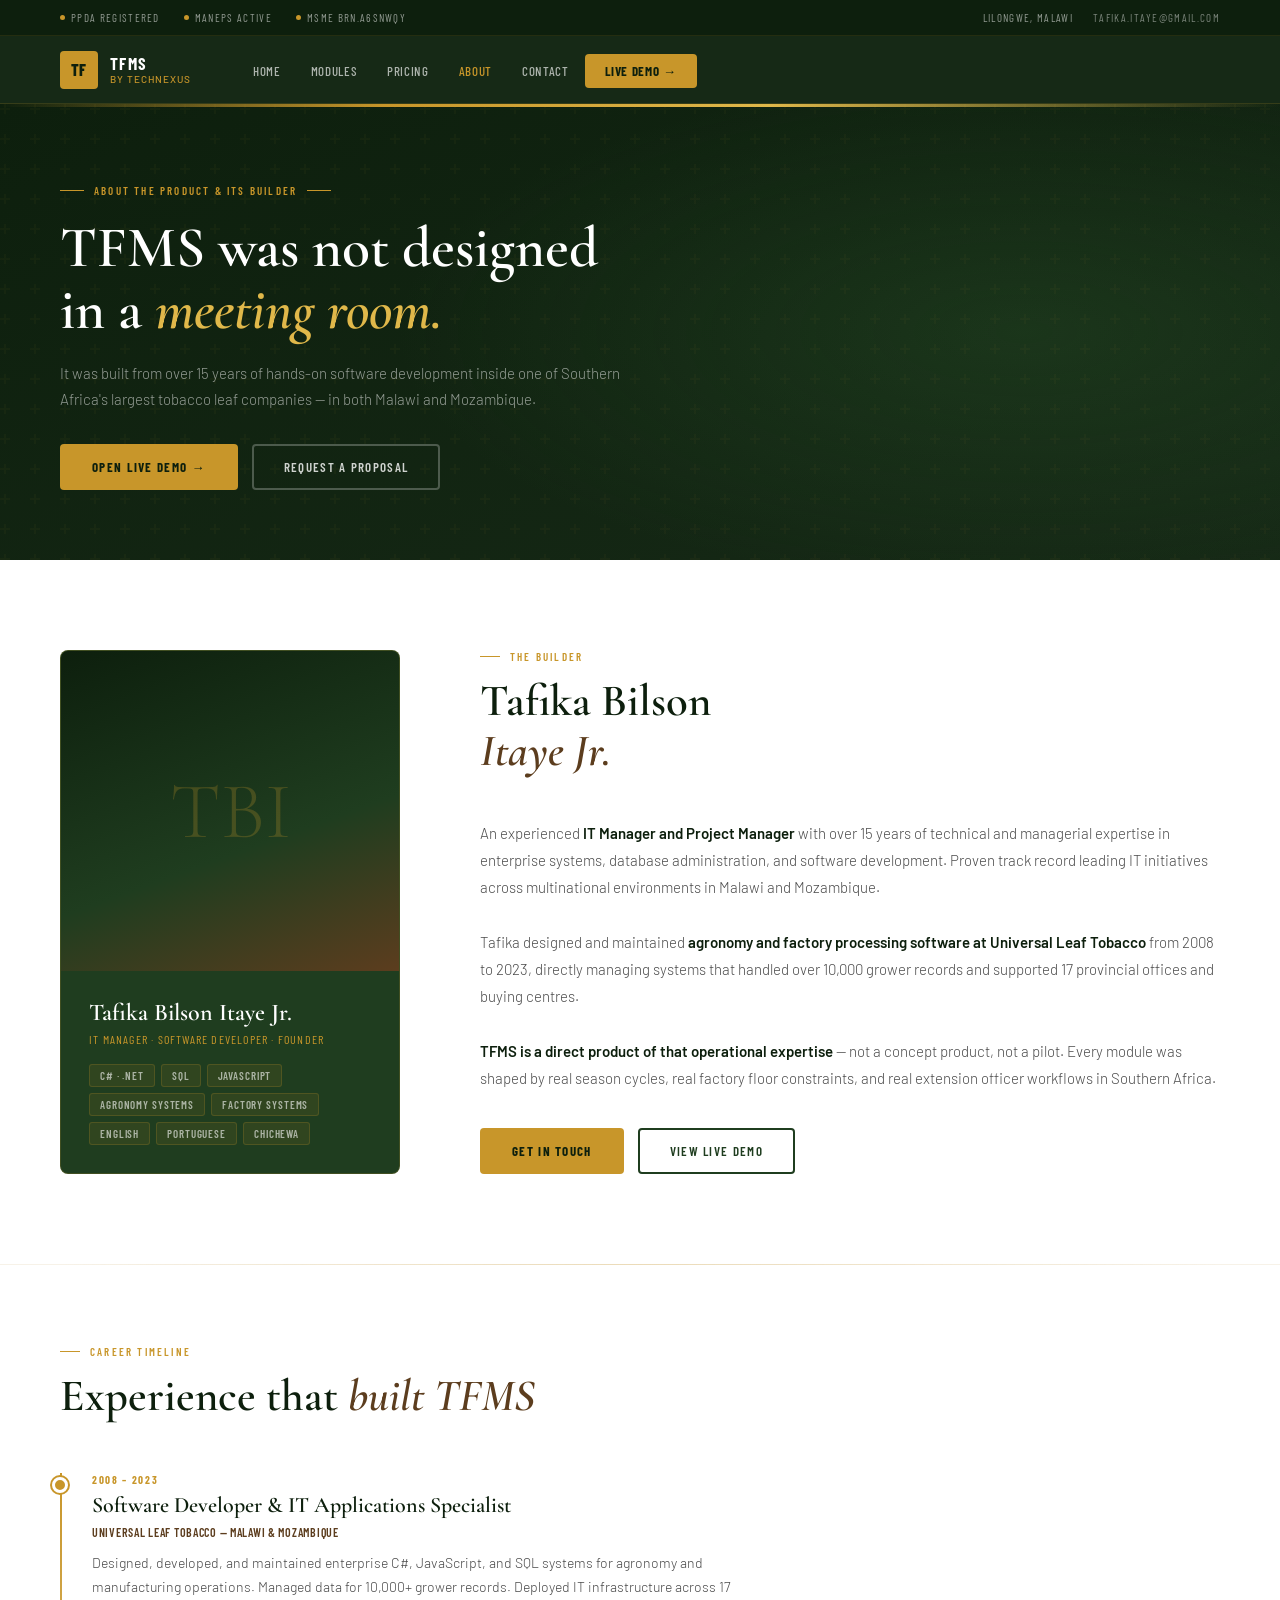
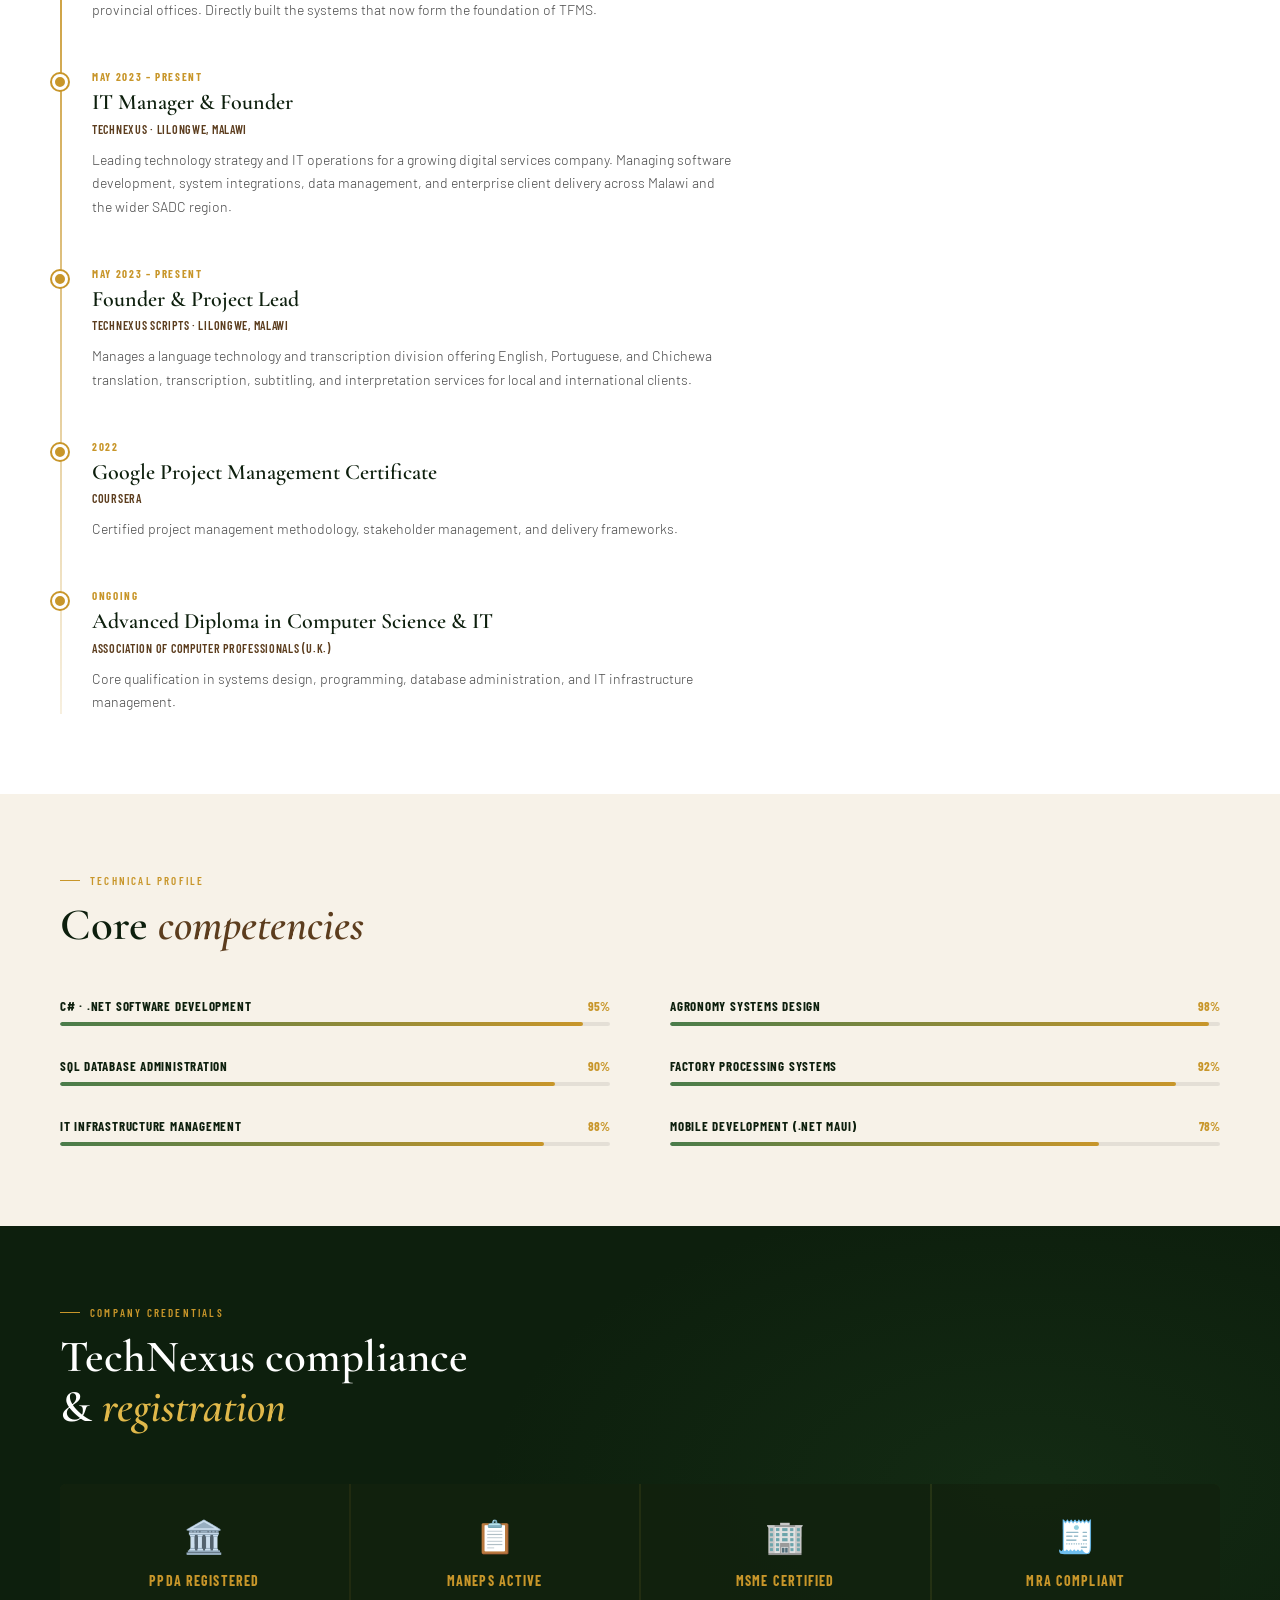
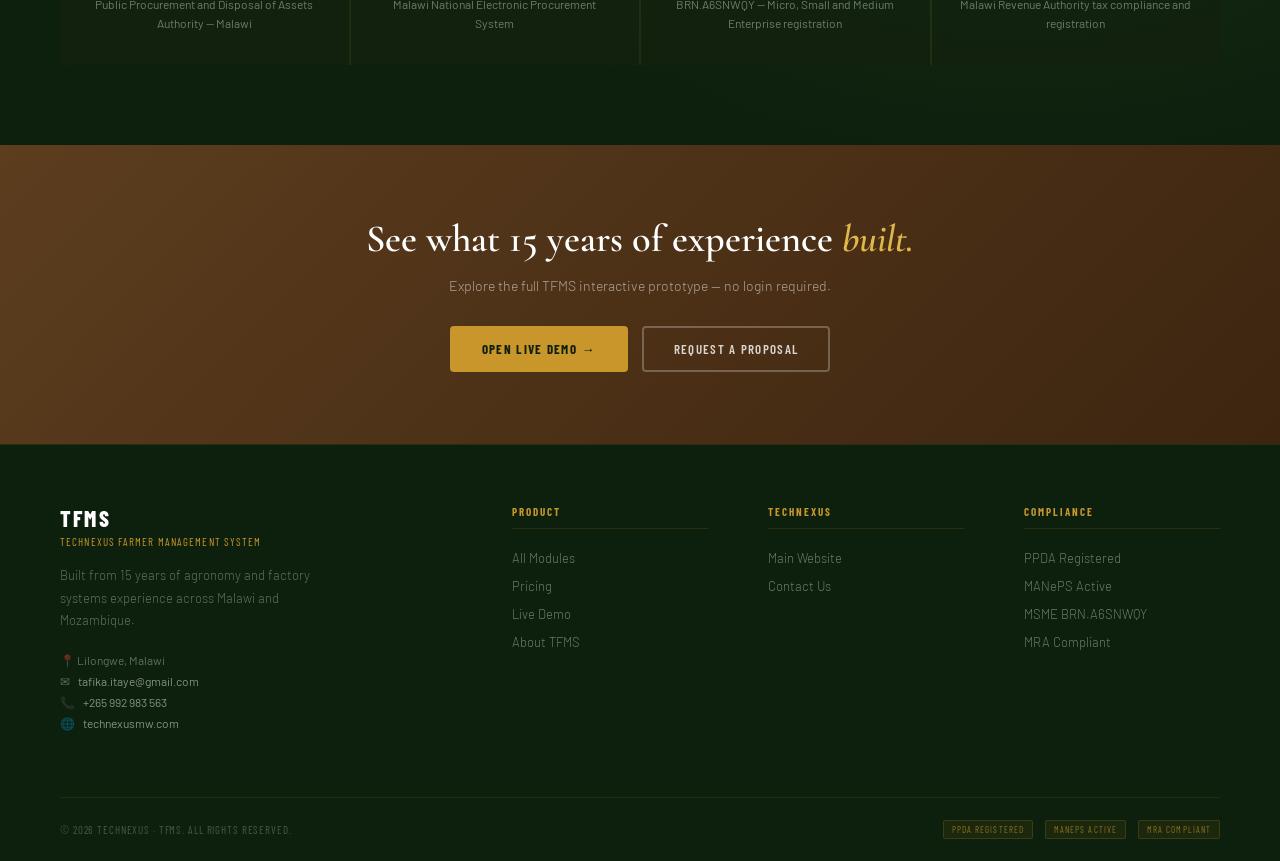
<file: about.html>
<!DOCTYPE html>
<html lang="en">
<head>
<meta charset="UTF-8"/><meta name="viewport" content="width=device-width,initial-scale=1"/>
<title>About TFMS — Built from 15 Years of Experience</title>
<link rel="stylesheet" href="style.css"/>
<style>
/* Bio section */
.bio-section { background:var(--white); padding:90px 0; }
.bio-grid { display:grid; grid-template-columns:340px 1fr; gap:80px; align-items:start; }
.bio-photo-card {
  background: var(--green-mid);
  border-radius:8px; overflow:hidden;
  border:1px solid rgba(200,150,42,.2);
  position:sticky; top:90px;
}
.bio-photo-placeholder {
  height:320px;
  background: linear-gradient(160deg, var(--green-deep) 0%, var(--green-mid) 60%, var(--earth) 100%);
  display:flex; align-items:center; justify-content:center;
  position:relative; overflow:hidden;
}
.bio-photo-placeholder-text {
  font-family:'Cormorant Garamond',serif;
  font-size:80px; font-weight:300; color:rgba(200,150,42,.25);
  user-select:none;
}
.bio-card-body { padding:28px; }
.bio-name {
  font-family:'Cormorant Garamond',serif;
  font-size:24px; font-weight:600; color:var(--white);
  margin-bottom:4px; line-height:1.2;
}
.bio-title-line {
  font-size:12px; color:var(--gold); font-family:'Barlow Condensed',sans-serif;
  letter-spacing:.1em; text-transform:uppercase; margin-bottom:18px;
}
.bio-skills { display:flex; flex-wrap:wrap; gap:6px; }
.bio-skill {
  background:rgba(200,150,42,.1); border:1px solid rgba(200,150,42,.2);
  border-radius:3px; padding:4px 10px;
  font-family:'Barlow Condensed',sans-serif; font-size:11px; font-weight:600;
  color:rgba(255,255,255,.6); letter-spacing:.08em; text-transform:uppercase;
}

.bio-text { display:flex; flex-direction:column; gap:28px; }
.bio-text p { font-size:15px; color:var(--text-mid); line-height:1.8; font-weight:300; }
.bio-text strong { color:var(--green-deep); font-weight:600; }

/* Skill bars */
.skills-section { background:var(--cream); padding:80px 0; }
.skills-grid { display:grid; grid-template-columns:1fr 1fr; gap:32px 60px; margin-top:48px; }
.skill-item { }
.skill-header { display:flex; justify-content:space-between; align-items:center; margin-bottom:8px; }
.skill-label { font-family:'Barlow Condensed',sans-serif; font-size:13px; font-weight:700; letter-spacing:.06em; color:var(--green-deep); text-transform:uppercase; }
.skill-pct { font-family:'Barlow Condensed',sans-serif; font-size:13px; font-weight:700; color:var(--gold); }
.skill-bar { height:4px; background:rgba(0,0,0,.08); border-radius:2px; overflow:hidden; }
.skill-fill { height:100%; border-radius:2px; background:linear-gradient(90deg,var(--green-light),var(--gold)); width:0; transition:width 1.2s ease; }

/* Timeline */
.timeline-section { background:var(--white); padding:80px 0; }
.timeline { position:relative; padding-left:32px; margin-top:52px; }
.timeline::before { content:''; position:absolute; left:0; top:0; bottom:0; width:2px; background:linear-gradient(to bottom,var(--gold),rgba(200,150,42,.15)); }
.timeline-item { position:relative; margin-bottom:48px; }
.timeline-item:last-child { margin-bottom:0; }
.timeline-dot { position:absolute; left:-40px; top:4px; width:16px; height:16px; border-radius:50%; background:var(--gold); border:3px solid var(--white); box-shadow:0 0 0 2px var(--gold); }
.timeline-period { font-family:'Barlow Condensed',sans-serif; font-size:11px; font-weight:700; letter-spacing:.15em; color:var(--gold); text-transform:uppercase; margin-bottom:6px; }
.timeline-role { font-family:'Cormorant Garamond',serif; font-size:22px; font-weight:600; color:var(--green-deep); margin-bottom:6px; line-height:1.2; }
.timeline-org { font-family:'Barlow Condensed',sans-serif; font-size:12px; font-weight:600; color:var(--earth); letter-spacing:.06em; text-transform:uppercase; margin-bottom:12px; }
.timeline-desc { font-size:14px; color:var(--text-mid); line-height:1.7; font-weight:300; max-width:640px; }

/* Credentials */
.creds-section { background:var(--green-deep); padding:80px 0; position:relative; overflow:hidden; }
.creds-bg { position:absolute; inset:0; background:radial-gradient(ellipse 60% 80% at 80% 50%,rgba(45,90,45,.2) 0%,transparent 70%); }
.creds-grid { display:grid; grid-template-columns:repeat(4,1fr); gap:2px; background:rgba(200,150,42,.1); border-radius:6px; overflow:hidden; margin-top:52px; }
.cred-card { background:rgba(13,31,13,.8); padding:32px 28px; text-align:center; }
.cred-icon { font-size:32px; margin-bottom:16px; }
.cred-title { font-family:'Barlow Condensed',sans-serif; font-size:14px; font-weight:700; color:var(--gold); letter-spacing:.08em; text-transform:uppercase; margin-bottom:6px; }
.cred-body { font-size:12px; color:rgba(255,255,255,.4); line-height:1.6; }

@media(max-width:900px){
  .bio-grid { grid-template-columns:1fr; }
  .bio-photo-card { position:static; }
  .skills-grid { grid-template-columns:1fr; }
  .creds-grid { grid-template-columns:1fr 1fr; }
}
@media(max-width:600px){ .creds-grid { grid-template-columns:1fr; } }
</style>
</head>
<body>
<div class="topbar">
  <div class="topbar-badges">
    <div class="topbar-badge"><span class="dot"></span>PPDA Registered</div>
    <div class="topbar-badge"><span class="dot"></span>MANePS Active</div>
    <div class="topbar-badge"><span class="dot"></span>MSME BRN.A6SNWQY</div>
  </div>
  <div class="topbar-right">
    <span>Lilongwe, Malawi</span>
    <a href="mailto:tafika.itaye@gmail.com">tafika.itaye@gmail.com</a>
  </div>
</div>
<nav class="nav" id="mainNav">
  <a href="index.html" class="nav-logo">
    <div class="nav-logo-mark">TF</div>
    <div><div class="nav-logo-title">TFMS</div><div class="nav-logo-sub">by TechNexus</div></div>
  </a>
  <ul class="nav-links" id="navLinks">
    <li><a href="index.html">Home</a></li>
    <li><a href="modules.html">Modules</a></li>
    <li><a href="pricing.html">Pricing</a></li>
    <li><a href="about.html" class="active">About</a></li>
    <li><a href="contact.html">Contact</a></li>
    <li><a href="tfms-application-mockup.html" class="nav-cta">Live Demo →</a></li>
  </ul>
  <button class="nav-hamburger" id="navHamburger"><span></span><span></span><span></span></button>
</nav>

<section class="page-hero">
  <div class="page-hero-bg"></div>
  <div class="page-hero-texture"></div>
  <div class="page-hero-gold-line"></div>
  <div class="section-inner">
    <div class="page-hero-inner reveal">
      <div class="page-hero-eyebrow">About the Product &amp; Its Builder</div>
      <h1 class="page-hero-title">TFMS was not designed<br/>in a <em>meeting room.</em></h1>
      <p class="page-hero-sub">It was built from over 15 years of hands-on software development inside one of Southern Africa's largest tobacco leaf companies — in both Malawi and Mozambique.</p>
      <div class="page-hero-actions">
        <a href="tfms-application-mockup.html" class="btn-primary">Open Live Demo →</a>
        <a href="contact.html" class="btn-outline btn-outline-light">Request a Proposal</a>
      </div>
    </div>
  </div>
</section>

<!-- BIO -->
<section class="bio-section">
  <div class="section-inner">
    <div class="bio-grid">
      <div class="reveal">
        <div class="bio-photo-card">
          <div class="bio-photo-placeholder">
            <div class="bio-photo-placeholder-text">TBI</div>
          </div>
          <div class="bio-card-body">
            <div class="bio-name">Tafika Bilson Itaye Jr.</div>
            <div class="bio-title-line">IT Manager · Software Developer · Founder</div>
            <div class="bio-skills">
              <span class="bio-skill">C# · .NET</span>
              <span class="bio-skill">SQL</span>
              <span class="bio-skill">JavaScript</span>
              <span class="bio-skill">Agronomy Systems</span>
              <span class="bio-skill">Factory Systems</span>
              <span class="bio-skill">English</span>
              <span class="bio-skill">Portuguese</span>
              <span class="bio-skill">Chichewa</span>
            </div>
          </div>
        </div>
      </div>
      <div class="bio-text reveal">
        <div>
          <div class="section-tag">The Builder</div>
          <h2 class="section-title">Tafika Bilson<br/><em>Itaye Jr.</em></h2>
        </div>
        <p>An experienced <strong>IT Manager and Project Manager</strong> with over 15 years of technical and managerial expertise in enterprise systems, database administration, and software development. Proven track record leading IT initiatives across multinational environments in Malawi and Mozambique.</p>
        <p>Tafika designed and maintained <strong>agronomy and factory processing software at Universal Leaf Tobacco</strong> from 2008 to 2023, directly managing systems that handled over 10,000 grower records and supported 17 provincial offices and buying centres.</p>
        <p><strong>TFMS is a direct product of that operational expertise</strong> — not a concept product, not a pilot. Every module was shaped by real season cycles, real factory floor constraints, and real extension officer workflows in Southern Africa.</p>
        <div style="display:flex;gap:14px;flex-wrap:wrap;margin-top:8px;">
          <a href="contact.html" class="btn-primary">Get in Touch</a>
          <a href="tfms-application-mockup.html" class="btn-outline">View Live Demo</a>
        </div>
      </div>
    </div>
  </div>
</section>

<div class="divider-gold"></div>

<!-- TIMELINE -->
<section class="timeline-section">
  <div class="section-inner">
    <div class="reveal">
      <div class="section-tag">Career Timeline</div>
      <h2 class="section-title">Experience that <em>built TFMS</em></h2>
    </div>
    <div class="timeline reveal">
      <div class="timeline-item">
        <div class="timeline-dot"></div>
        <div class="timeline-period">2008 – 2023</div>
        <div class="timeline-role">Software Developer &amp; IT Applications Specialist</div>
        <div class="timeline-org">Universal Leaf Tobacco — Malawi &amp; Mozambique</div>
        <div class="timeline-desc">Designed, developed, and maintained enterprise C#, JavaScript, and SQL systems for agronomy and manufacturing operations. Managed data for 10,000+ grower records. Deployed IT infrastructure across 17 provincial offices. Directly built the systems that now form the foundation of TFMS.</div>
      </div>
      <div class="timeline-item">
        <div class="timeline-dot"></div>
        <div class="timeline-period">May 2023 – Present</div>
        <div class="timeline-role">IT Manager &amp; Founder</div>
        <div class="timeline-org">TechNexus · Lilongwe, Malawi</div>
        <div class="timeline-desc">Leading technology strategy and IT operations for a growing digital services company. Managing software development, system integrations, data management, and enterprise client delivery across Malawi and the wider SADC region.</div>
      </div>
      <div class="timeline-item">
        <div class="timeline-dot"></div>
        <div class="timeline-period">May 2023 – Present</div>
        <div class="timeline-role">Founder &amp; Project Lead</div>
        <div class="timeline-org">TechNexus Scripts · Lilongwe, Malawi</div>
        <div class="timeline-desc">Manages a language technology and transcription division offering English, Portuguese, and Chichewa translation, transcription, subtitling, and interpretation services for local and international clients.</div>
      </div>
      <div class="timeline-item">
        <div class="timeline-dot"></div>
        <div class="timeline-period">2022</div>
        <div class="timeline-role">Google Project Management Certificate</div>
        <div class="timeline-org">Coursera</div>
        <div class="timeline-desc">Certified project management methodology, stakeholder management, and delivery frameworks.</div>
      </div>
      <div class="timeline-item">
        <div class="timeline-dot"></div>
        <div class="timeline-period">Ongoing</div>
        <div class="timeline-role">Advanced Diploma in Computer Science &amp; IT</div>
        <div class="timeline-org">Association of Computer Professionals (U.K.)</div>
        <div class="timeline-desc">Core qualification in systems design, programming, database administration, and IT infrastructure management.</div>
      </div>
    </div>
  </div>
</section>

<!-- SKILL BARS -->
<section class="skills-section">
  <div class="section-inner">
    <div class="reveal">
      <div class="section-tag">Technical Profile</div>
      <h2 class="section-title">Core <em>competencies</em></h2>
    </div>
    <div class="skills-grid reveal">
      <div class="skill-item"><div class="skill-header"><span class="skill-label">C# · .NET Software Development</span><span class="skill-pct">95%</span></div><div class="skill-bar"><div class="skill-fill" data-pct="95"></div></div></div>
      <div class="skill-item"><div class="skill-header"><span class="skill-label">Agronomy Systems Design</span><span class="skill-pct">98%</span></div><div class="skill-bar"><div class="skill-fill" data-pct="98"></div></div></div>
      <div class="skill-item"><div class="skill-header"><span class="skill-label">SQL Database Administration</span><span class="skill-pct">90%</span></div><div class="skill-bar"><div class="skill-fill" data-pct="90"></div></div></div>
      <div class="skill-item"><div class="skill-header"><span class="skill-label">Factory Processing Systems</span><span class="skill-pct">92%</span></div><div class="skill-bar"><div class="skill-fill" data-pct="92"></div></div></div>
      <div class="skill-item"><div class="skill-header"><span class="skill-label">IT Infrastructure Management</span><span class="skill-pct">88%</span></div><div class="skill-bar"><div class="skill-fill" data-pct="88"></div></div></div>
      <div class="skill-item"><div class="skill-header"><span class="skill-label">Mobile Development (.NET MAUI)</span><span class="skill-pct">78%</span></div><div class="skill-bar"><div class="skill-fill" data-pct="78"></div></div></div>
    </div>
  </div>
</section>

<!-- CREDENTIALS -->
<section class="creds-section">
  <div class="creds-bg"></div>
  <div class="section-inner" style="position:relative;z-index:2;">
    <div class="reveal">
      <div class="section-tag" style="color:var(--gold);">Company Credentials</div>
      <h2 class="section-title section-title-light">TechNexus compliance<br/>&amp; <em>registration</em></h2>
    </div>
    <div class="creds-grid reveal">
      <div class="cred-card"><div class="cred-icon">🏛️</div><div class="cred-title">PPDA Registered</div><div class="cred-body">Public Procurement and Disposal of Assets Authority — Malawi</div></div>
      <div class="cred-card"><div class="cred-icon">📋</div><div class="cred-title">MANePS Active</div><div class="cred-body">Malawi National Electronic Procurement System</div></div>
      <div class="cred-card"><div class="cred-icon">🏢</div><div class="cred-title">MSME Certified</div><div class="cred-body">BRN.A6SNWQY — Micro, Small and Medium Enterprise registration</div></div>
      <div class="cred-card"><div class="cred-icon">🧾</div><div class="cred-title">MRA Compliant</div><div class="cred-body">Malawi Revenue Authority tax compliance and registration</div></div>
    </div>
  </div>
</section>

<!-- CTA -->
<section style="background:var(--earth);padding:72px 0;position:relative;overflow:hidden;">
  <div style="position:absolute;inset:0;background:linear-gradient(135deg,var(--earth) 0%,#3d2510 100%);"></div>
  <div class="section-inner" style="position:relative;z-index:2;">
    <div class="reveal" style="text-align:center;">
      <h2 style="font-family:'Cormorant Garamond',serif;font-size:clamp(28px,3vw,44px);font-weight:600;color:var(--white);line-height:1.15;margin-bottom:16px;">See what 15 years of experience <em style="font-style:italic;color:var(--gold-light);">built.</em></h2>
      <p style="font-size:14px;color:rgba(255,255,255,.55);margin-bottom:32px;font-weight:300;">Explore the full TFMS interactive prototype — no login required.</p>
      <div style="display:flex;gap:14px;justify-content:center;flex-wrap:wrap;">
        <a href="tfms-application-mockup.html" class="btn-primary">Open Live Demo →</a>
        <a href="contact.html" class="btn-outline btn-outline-light">Request a Proposal</a>
      </div>
    </div>
  </div>
</section>

<footer class="footer"><div class="section-inner">
  <div class="footer-inner">
    <div><div class="footer-brand-name">TFMS</div><div class="footer-brand-sub">TechNexus Farmer Management System</div><p class="footer-brand-desc">Built from 15 years of agronomy and factory systems experience across Malawi and Mozambique.</p><div class="footer-contact-item">📍 Lilongwe, Malawi</div><div class="footer-contact-item">✉ <a href="mailto:tafika.itaye@gmail.com">tafika.itaye@gmail.com</a></div><div class="footer-contact-item">📞 <a href="tel:+265992983563">+265 992 983 563</a></div><div class="footer-contact-item">🌐 <a href="https://www.technexusmw.com" target="_blank">technexusmw.com</a></div></div>
    <div><div class="footer-col-title">Product</div><ul class="footer-links"><li><a href="modules.html">All Modules</a></li><li><a href="pricing.html">Pricing</a></li><li><a href="tfms-application-mockup.html">Live Demo</a></li><li><a href="about.html">About TFMS</a></li></ul></div>
    <div><div class="footer-col-title">TechNexus</div><ul class="footer-links"><li><a href="https://www.technexusmw.com" target="_blank">Main Website</a></li><li><a href="contact.html">Contact Us</a></li></ul></div>
    <div><div class="footer-col-title">Compliance</div><ul class="footer-links"><li><a href="#">PPDA Registered</a></li><li><a href="#">MANePS Active</a></li><li><a href="#">MSME BRN.A6SNWQY</a></li><li><a href="#">MRA Compliant</a></li></ul></div>
  </div>
  <div class="footer-bottom"><span>© 2026 TechNexus · TFMS. All rights reserved.</span><div class="footer-bottom-badges"><span class="footer-badge">PPDA Registered</span><span class="footer-badge">MANePS Active</span><span class="footer-badge">MRA Compliant</span></div></div>
</div></footer>
<script>
const nav=document.getElementById('mainNav');
window.addEventListener('scroll',()=>nav.classList.toggle('scrolled',window.scrollY>60));
document.getElementById('navHamburger').addEventListener('click',()=>document.getElementById('navLinks').classList.toggle('open'));
const ro=new IntersectionObserver(es=>es.forEach(e=>{if(e.isIntersecting){e.target.classList.add('visible');ro.unobserve(e.target);}}),{threshold:.1});
document.querySelectorAll('.reveal').forEach(r=>ro.observe(r));
// Skill bars
const skillObs=new IntersectionObserver(es=>es.forEach(e=>{if(e.isIntersecting){e.target.querySelectorAll('.skill-fill').forEach(f=>f.style.width=f.dataset.pct+'%');skillObs.unobserve(e.target);}}),{threshold:.3});
document.querySelectorAll('.skills-grid').forEach(g=>skillObs.observe(g));
</script>
</body>
</html>
</file>
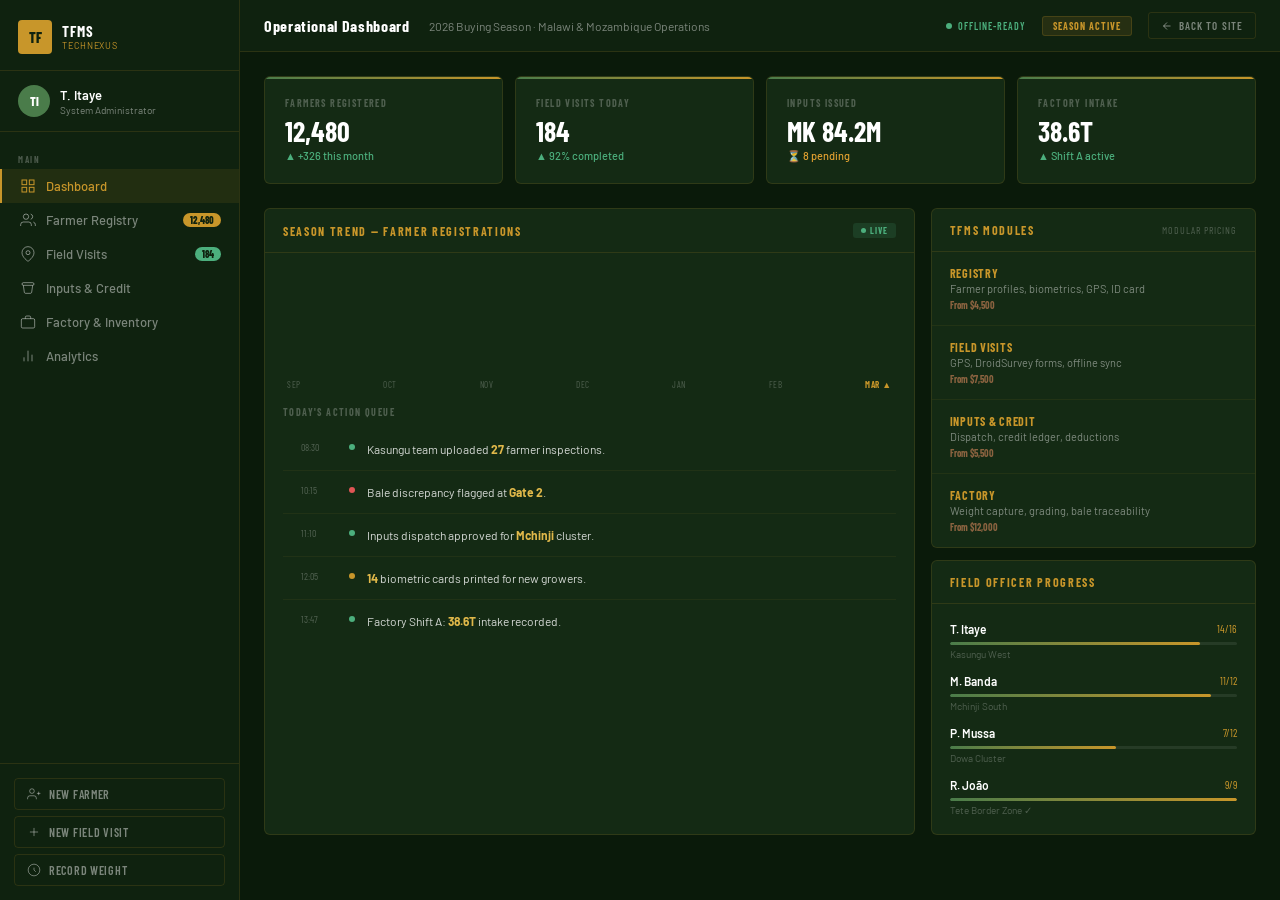
<file: app.html>
<!DOCTYPE html>
<html lang="en">
<head>
<meta charset="UTF-8"/><meta name="viewport" content="width=device-width,initial-scale=1"/>
<title>TFMS — TechNexus Farmer Management System</title>
<link href="https://fonts.googleapis.com/css2?family=Barlow:wght@300;400;500;600;700&family=Barlow+Condensed:wght@400;600;700;800&family=Cormorant+Garamond:ital,wght@0,300;0,600;1,300&display=swap" rel="stylesheet"/>
<style>
:root {
  --bg:       #0a1a0a;
  --surface1: #0f220f;
  --surface2: #142a14;
  --surface3: #1a3318;
  --border:   rgba(200,150,42,0.15);
  --gold:     #c8962a;
  --gold-l:   #e0b84a;
  --green-l:  #4a7c4a;
  --white:    #ffffff;
  --text:     rgba(255,255,255,0.82);
  --text-dim: rgba(255,255,255,0.45);
  --text-off: rgba(255,255,255,0.25);
  --success:  #4caf7d;
  --warn:     #e0a030;
  --danger:   #e05555;
  --earth:    #8b6340;
}
*,*::before,*::after{box-sizing:border-box;margin:0;padding:0;}
html,body{height:100%;overflow:hidden;font-family:'Barlow',sans-serif;background:var(--bg);color:var(--text);}

/* ── SHELL ── */
.app-shell{display:flex;height:100vh;overflow:hidden;}

/* ── SIDEBAR ── */
.sidebar{
  width:240px;flex-shrink:0;
  background:var(--surface1);
  border-right:1px solid var(--border);
  display:flex;flex-direction:column;
  overflow:hidden;
}
.sidebar-brand{
  padding:20px 18px 16px;
  border-bottom:1px solid var(--border);
  display:flex;align-items:center;gap:10px;
}
.brand-mark{
  width:34px;height:34px;background:var(--gold);border-radius:4px;
  display:flex;align-items:center;justify-content:center;
  font-family:'Barlow Condensed',sans-serif;font-weight:800;font-size:14px;
  color:var(--surface1);flex-shrink:0;
}
.brand-name{font-family:'Barlow Condensed',sans-serif;font-weight:700;font-size:15px;color:var(--white);letter-spacing:.06em;text-transform:uppercase;line-height:1.1;}
.brand-sub{font-size:9px;color:var(--gold);letter-spacing:.1em;text-transform:uppercase;}

.sidebar-user{
  padding:14px 18px;border-bottom:1px solid var(--border);
  display:flex;align-items:center;gap:10px;
}
.user-av{
  width:32px;height:32px;border-radius:50%;background:var(--green-l);
  display:flex;align-items:center;justify-content:center;
  font-family:'Barlow Condensed',sans-serif;font-weight:800;font-size:12px;color:var(--white);flex-shrink:0;
}
.user-name{font-size:13px;font-weight:600;color:var(--white);}
.user-role{font-size:10px;color:var(--text-dim);margin-top:1px;}

.sidebar-nav{flex:1;overflow-y:auto;padding:10px 0;}
.nav-section-label{
  font-family:'Barlow Condensed',sans-serif;font-size:9px;font-weight:700;
  letter-spacing:.18em;text-transform:uppercase;color:var(--text-off);
  padding:12px 18px 4px;
}
.nav-item{
  display:flex;align-items:center;gap:10px;padding:9px 18px;cursor:pointer;
  transition:background .15s,color .15s;border-left:2px solid transparent;
  font-size:13px;font-weight:500;color:var(--text-dim);
  position:relative;
}
.nav-item:hover{background:rgba(200,150,42,.06);color:var(--white);}
.nav-item.active{background:rgba(200,150,42,.1);color:var(--gold);border-left-color:var(--gold);}
.nav-item svg{width:16px;height:16px;stroke:currentColor;fill:none;stroke-width:1.5;flex-shrink:0;}
.nav-badge{
  margin-left:auto;background:var(--gold);color:var(--surface1);
  font-family:'Barlow Condensed',sans-serif;font-size:10px;font-weight:800;
  border-radius:10px;padding:1px 7px;
}
.nav-badge.green{background:var(--success);}

.sidebar-actions{padding:14px;border-top:1px solid var(--border);display:flex;flex-direction:column;gap:6px;}
.quick-btn{
  display:flex;align-items:center;gap:8px;padding:8px 12px;border-radius:4px;
  border:1px solid var(--border);background:transparent;cursor:pointer;
  font-family:'Barlow',sans-serif;font-size:12px;font-weight:600;color:var(--text-dim);
  transition:all .15s;text-transform:uppercase;letter-spacing:.06em;
  font-family:'Barlow Condensed',sans-serif;
}
.quick-btn:hover{border-color:var(--gold);color:var(--gold);background:rgba(200,150,42,.06);}
.quick-btn svg{width:14px;height:14px;stroke:currentColor;fill:none;stroke-width:1.5;flex-shrink:0;}

/* ── MAIN ── */
.main{flex:1;display:flex;flex-direction:column;overflow:hidden;}

/* Topbar */
.app-topbar{
  height:52px;flex-shrink:0;
  background:var(--surface1);border-bottom:1px solid var(--border);
  display:flex;align-items:center;padding:0 24px;gap:16px;
}
.app-topbar-title{
  font-family:'Barlow Condensed',sans-serif;font-weight:700;font-size:16px;
  color:var(--white);letter-spacing:.04em;
}
.app-topbar-sub{font-size:12px;color:var(--text-dim);margin-left:4px;}
.topbar-spacer{flex:1;}
.topbar-sync{
  display:flex;align-items:center;gap:6px;
  font-family:'Barlow Condensed',sans-serif;font-size:10px;font-weight:600;
  letter-spacing:.1em;text-transform:uppercase;color:var(--success);
}
.sync-dot{width:6px;height:6px;border-radius:50%;background:var(--success);animation:pulse 2s infinite;}
.topbar-badge-tag{
  background:rgba(200,150,42,.12);border:1px solid rgba(200,150,42,.2);
  border-radius:3px;padding:3px 10px;
  font-family:'Barlow Condensed',sans-serif;font-size:10px;font-weight:700;
  color:var(--gold);letter-spacing:.1em;text-transform:uppercase;
}
.topbar-back{
  display:flex;align-items:center;gap:6px;
  font-family:'Barlow Condensed',sans-serif;font-size:11px;font-weight:600;
  letter-spacing:.1em;text-transform:uppercase;color:var(--text-dim);
  text-decoration:none;transition:color .2s;padding:6px 12px;
  border:1px solid var(--border);border-radius:3px;
}
.topbar-back:hover{color:var(--gold);border-color:rgba(200,150,42,.3);}

/* Content area */
.content{flex:1;overflow-y:auto;padding:24px;}

/* Tab bar */
.tab-bar{display:flex;gap:2px;margin-bottom:24px;background:var(--surface2);border-radius:5px;padding:3px;}
.tab-btn{
  padding:8px 18px;border-radius:3px;cursor:pointer;
  font-family:'Barlow Condensed',sans-serif;font-size:12px;font-weight:700;
  letter-spacing:.08em;text-transform:uppercase;color:var(--text-dim);
  border:none;background:transparent;transition:all .15s;
}
.tab-btn.active{background:var(--gold);color:var(--surface1);}
.tab-btn:hover:not(.active){color:var(--white);background:rgba(255,255,255,.05);}

/* Stats row */
.stats-row{display:grid;grid-template-columns:repeat(4,1fr);gap:12px;margin-bottom:24px;}
.stat-card{
  background:var(--surface2);border:1px solid var(--border);
  border-radius:6px;padding:20px;
  position:relative;overflow:hidden;
}
.stat-card::before{
  content:'';position:absolute;top:0;left:0;right:0;height:2px;
  background:linear-gradient(90deg,var(--green-l),var(--gold));
}
.stat-label{font-family:'Barlow Condensed',sans-serif;font-size:10px;font-weight:700;letter-spacing:.14em;text-transform:uppercase;color:var(--text-off);margin-bottom:8px;}
.stat-val{font-family:'Barlow Condensed',sans-serif;font-size:28px;font-weight:700;color:var(--white);line-height:1;margin-bottom:4px;}
.stat-delta{font-size:11px;color:var(--success);font-weight:500;}
.stat-delta.warn{color:var(--warn);}

/* Panel grid */
.panel-grid{display:grid;grid-template-columns:2fr 1fr;gap:16px;margin-bottom:20px;}
.panel{background:var(--surface2);border:1px solid var(--border);border-radius:6px;overflow:hidden;}
.panel-header{
  display:flex;align-items:center;justify-content:space-between;
  padding:14px 18px;border-bottom:1px solid var(--border);
}
.panel-title{font-family:'Barlow Condensed',sans-serif;font-size:12px;font-weight:700;letter-spacing:.14em;text-transform:uppercase;color:var(--gold);}
.panel-badge{
  font-family:'Barlow Condensed',sans-serif;font-size:9px;font-weight:700;
  letter-spacing:.1em;text-transform:uppercase;
  background:rgba(76,175,125,.15);color:var(--success);
  border-radius:3px;padding:2px 8px;
  display:flex;align-items:center;gap:4px;
}
.panel-body{padding:18px;}

/* Chart bars */
.chart-bars{display:flex;align-items:flex-end;gap:8px;height:100px;margin-bottom:8px;}
.chart-bar-wrap{flex:1;display:flex;flex-direction:column;align-items:center;gap:4px;}
.chart-bar{
  width:100%;border-radius:2px 2px 0 0;
  background:linear-gradient(to top,var(--green-l),var(--gold));
  transition:height .3s ease;min-height:4px;
  opacity:.7;
}
.chart-bar.current{opacity:1;box-shadow:0 0 8px rgba(200,150,42,.3);}
.chart-lbl{font-size:9px;color:var(--text-off);font-family:'Barlow Condensed',sans-serif;letter-spacing:.06em;text-transform:uppercase;}

/* Activity feed */
.activity-list{display:flex;flex-direction:column;}
.activity-item{
  display:flex;align-items:flex-start;gap:12px;
  padding:12px 18px;border-bottom:1px solid rgba(200,150,42,.07);
  font-size:12px;
}
.activity-item:last-child{border-bottom:none;}
.activity-time{font-family:'Barlow Condensed',sans-serif;font-size:10px;color:var(--text-off);min-width:36px;margin-top:1px;}
.activity-dot{width:6px;height:6px;border-radius:50%;margin-top:4px;flex-shrink:0;}
.activity-text{color:var(--text);line-height:1.5;}
.activity-text strong{color:var(--gold-l);}

/* Officer progress */
.officer-list{display:flex;flex-direction:column;gap:14px;}
.officer-item{}
.officer-meta{display:flex;justify-content:space-between;margin-bottom:6px;}
.officer-name{font-size:12px;font-weight:600;color:var(--white);}
.officer-count{font-family:'Barlow Condensed',sans-serif;font-size:11px;color:var(--gold);}
.officer-bar{height:3px;background:rgba(255,255,255,.08);border-radius:2px;overflow:hidden;}
.officer-fill{height:100%;border-radius:2px;background:linear-gradient(90deg,var(--green-l),var(--gold));}
.officer-zone{font-size:10px;color:var(--text-off);margin-top:3px;}

/* ── FARMER TABLE TAB ── */
.table-toolbar{
  display:flex;align-items:center;gap:12px;margin-bottom:16px;flex-wrap:wrap;
}
.search-input{
  flex:1;min-width:200px;background:var(--surface2);border:1px solid var(--border);
  border-radius:4px;padding:9px 14px;
  font-family:'Barlow',sans-serif;font-size:13px;color:var(--white);outline:none;
  transition:border-color .2s;
}
.search-input:focus{border-color:var(--gold);}
.search-input::placeholder{color:var(--text-off);}
.filter-select{
  background:var(--surface2);border:1px solid var(--border);border-radius:4px;
  padding:9px 32px 9px 12px;font-size:12px;color:var(--text-dim);outline:none;
  font-family:'Barlow Condensed',sans-serif;letter-spacing:.06em;text-transform:uppercase;
  appearance:none;background-image:url("data:image/svg+xml,%3Csvg xmlns='http://www.w3.org/2000/svg' width='10' height='6' viewBox='0 0 10 6'%3E%3Cpath d='M1 1l4 4 4-4' stroke='%238a8a8a' stroke-width='1.2' fill='none' stroke-linecap='round'/%3E%3C/svg%3E");background-repeat:no-repeat;background-position:right 10px center;
}
.add-btn{
  background:var(--gold);color:var(--surface1);border:none;
  padding:9px 18px;border-radius:4px;cursor:pointer;
  font-family:'Barlow Condensed',sans-serif;font-size:12px;font-weight:800;
  letter-spacing:.1em;text-transform:uppercase;
  transition:background .15s;white-space:nowrap;
}
.add-btn:hover{background:var(--gold-l);}

.data-table{width:100%;border-collapse:collapse;}
.data-table thead th{
  background:var(--surface1);padding:10px 14px;text-align:left;
  font-family:'Barlow Condensed',sans-serif;font-size:10px;font-weight:700;
  letter-spacing:.15em;text-transform:uppercase;color:var(--text-off);
  border-bottom:1px solid var(--border);white-space:nowrap;
}
.data-table tbody tr{border-bottom:1px solid rgba(200,150,42,.06);transition:background .15s;cursor:pointer;}
.data-table tbody tr:hover{background:rgba(200,150,42,.05);}
.data-table td{padding:11px 14px;font-size:13px;color:var(--text);}
.td-id{font-family:'Barlow Condensed',sans-serif;font-size:11px;font-weight:700;color:var(--gold);letter-spacing:.06em;}
.td-name{font-weight:600;color:var(--white);}
.td-district{font-size:12px;color:var(--text-dim);}
.status-badge{
  display:inline-flex;align-items:center;gap:4px;
  border-radius:3px;padding:2px 8px;
  font-family:'Barlow Condensed',sans-serif;font-size:10px;font-weight:700;letter-spacing:.08em;text-transform:uppercase;
}
.status-active{background:rgba(76,175,125,.15);color:var(--success);}
.status-pending{background:rgba(224,160,48,.15);color:var(--warn);}
.status-suspended{background:rgba(224,85,85,.15);color:var(--danger);}
.biometric-chip{
  display:inline-flex;align-items:center;gap:4px;
  font-size:10px;color:var(--success);
  background:rgba(76,175,125,.1);border-radius:2px;padding:2px 6px;
  font-family:'Barlow Condensed',sans-serif;letter-spacing:.06em;
}

/* ── FIELD VISITS TAB ── */
.visits-grid{display:grid;grid-template-columns:repeat(3,1fr);gap:12px;}
.visit-card{
  background:var(--surface2);border:1px solid var(--border);
  border-radius:6px;padding:18px;
  position:relative;overflow:hidden;
}
.visit-card-top{display:flex;justify-content:space-between;align-items:flex-start;margin-bottom:12px;}
.visit-officer{font-size:12px;font-weight:600;color:var(--white);}
.visit-zone{font-size:10px;color:var(--text-dim);margin-top:2px;}
.visit-progress-val{font-family:'Barlow Condensed',sans-serif;font-size:20px;font-weight:700;color:var(--gold);}
.visit-progress-lbl{font-size:9px;color:var(--text-off);text-align:right;}
.visit-bar{height:3px;background:rgba(255,255,255,.08);border-radius:2px;overflow:hidden;margin-bottom:10px;}
.visit-fill{height:100%;border-radius:2px;background:linear-gradient(90deg,var(--green-l),var(--gold));}
.visit-meta{display:flex;gap:12px;font-size:11px;color:var(--text-off);}
.visit-tag{
  display:inline-flex;align-items:center;gap:3px;
  font-family:'Barlow Condensed',sans-serif;font-size:9px;font-weight:700;letter-spacing:.1em;text-transform:uppercase;
  background:rgba(200,150,42,.1);color:var(--gold);border-radius:2px;padding:2px 7px;margin-top:8px;
}

/* Factory tab */
.factory-row{display:grid;grid-template-columns:1fr 1fr;gap:16px;}
.factory-intake{background:var(--surface2);border:1px solid var(--border);border-radius:6px;padding:22px;}
.fi-header{display:flex;align-items:center;justify-content:space-between;margin-bottom:18px;}
.fi-title{font-family:'Barlow Condensed',sans-serif;font-size:12px;font-weight:700;letter-spacing:.14em;text-transform:uppercase;color:var(--gold);}
.fi-shift{font-size:11px;color:var(--success);display:flex;align-items:center;gap:5px;}
.fi-shift::before{content:'';width:6px;height:6px;border-radius:50%;background:var(--success);}
.bale-table{width:100%;border-collapse:collapse;}
.bale-table th{font-family:'Barlow Condensed',sans-serif;font-size:10px;font-weight:700;letter-spacing:.14em;text-transform:uppercase;color:var(--text-off);padding:6px 10px;border-bottom:1px solid var(--border);text-align:left;}
.bale-table td{padding:10px 10px;font-size:12px;color:var(--text);border-bottom:1px solid rgba(200,150,42,.05);}
.bale-grade{font-family:'Barlow Condensed',sans-serif;font-weight:700;color:var(--gold-l);}
.bale-weight{font-weight:600;}

/* Analytics */
.analytics-row{display:grid;grid-template-columns:1fr 1fr;gap:16px;margin-bottom:16px;}
.kpi-card{background:var(--surface2);border:1px solid var(--border);border-radius:6px;padding:22px;}
.kpi-header{font-family:'Barlow Condensed',sans-serif;font-size:10px;font-weight:700;letter-spacing:.14em;text-transform:uppercase;color:var(--text-off);margin-bottom:14px;}
.kpi-big{font-family:'Barlow Condensed',sans-serif;font-size:40px;font-weight:700;color:var(--white);line-height:1;margin-bottom:4px;}
.kpi-sub{font-size:11px;color:var(--success);}

/* Scroll */
.content::-webkit-scrollbar{width:4px;}
.content::-webkit-scrollbar-track{background:transparent;}
.content::-webkit-scrollbar-thumb{background:rgba(200,150,42,.2);border-radius:2px;}

/* Tabs */
.tab-pane{display:none;}
.tab-pane.active{display:block;}

@keyframes pulse{0%,100%{opacity:1;transform:scale(1);}50%{opacity:.6;transform:scale(1.3);}}

/* Mobile sidebar toggle */
.mob-sidebar-btn{
  display:none;background:none;border:none;cursor:pointer;
  color:var(--text-dim);padding:4px;
}
.mob-sidebar-btn svg{width:20px;height:20px;stroke:currentColor;fill:none;stroke-width:1.5;}
@media(max-width:900px){
  .sidebar{position:absolute;z-index:100;height:100%;transform:translateX(-100%);transition:transform .3s;}
  .sidebar.open{transform:none;}
  .mob-sidebar-btn{display:flex;}
  .stats-row{grid-template-columns:1fr 1fr;}
  .panel-grid{grid-template-columns:1fr;}
  .visits-grid{grid-template-columns:1fr 1fr;}
  .factory-row{grid-template-columns:1fr;}
  .analytics-row{grid-template-columns:1fr;}
}
@media(max-width:500px){
  .stats-row{grid-template-columns:1fr 1fr;}
  .visits-grid{grid-template-columns:1fr;}
  .sidebar{width:220px;}
}

/* ── MODALS ── */
.modal-overlay{
  position:fixed;inset:0;background:rgba(0,0,0,.7);backdrop-filter:blur(4px);
  z-index:200;display:flex;align-items:center;justify-content:center;
  opacity:0;pointer-events:none;transition:opacity .2s;
}
.modal-overlay.open{opacity:1;pointer-events:all;}
.modal{
  background:var(--surface1);border:1px solid var(--border);border-radius:8px;
  width:min(580px,92vw);max-height:88vh;overflow-y:auto;
  transform:translateY(12px);transition:transform .2s;
}
.modal-overlay.open .modal{transform:none;}
.modal-header{
  padding:18px 24px;border-bottom:1px solid var(--border);
  display:flex;align-items:center;justify-content:space-between;
  position:sticky;top:0;background:var(--surface1);z-index:1;
}
.modal-title{font-family:'Barlow Condensed',sans-serif;font-size:14px;font-weight:800;letter-spacing:.1em;text-transform:uppercase;color:var(--white);}
.modal-close{background:none;border:none;color:var(--text-off);cursor:pointer;font-size:18px;line-height:1;padding:2px 6px;transition:color .15s;}
.modal-close:hover{color:var(--white);}
.modal-body{padding:22px 24px;}
.form-grid{display:grid;grid-template-columns:1fr 1fr;gap:14px;margin-bottom:14px;}
.form-group{display:flex;flex-direction:column;gap:5px;}
.form-group.full{grid-column:1/-1;}
.form-label{font-family:'Barlow Condensed',sans-serif;font-size:9px;font-weight:700;letter-spacing:.14em;text-transform:uppercase;color:var(--text-off);}
.form-input,.form-select{
  background:var(--surface2);border:1px solid var(--border);border-radius:4px;
  padding:9px 12px;font-family:'Barlow',sans-serif;font-size:13px;color:var(--white);
  outline:none;transition:border-color .2s;
}
.form-input:focus,.form-select:focus{border-color:var(--gold);}
.form-input::placeholder{color:var(--text-off);}
.form-select{cursor:pointer;font-family:'Barlow Condensed',sans-serif;font-size:12px;letter-spacing:.04em;text-transform:uppercase;color:var(--text-dim);}
.form-actions{display:flex;gap:10px;justify-content:flex-end;padding-top:16px;border-top:1px solid var(--border);}
.btn-cancel{background:transparent;border:1px solid var(--border);color:var(--text-dim);font-family:'Barlow Condensed',sans-serif;font-size:12px;font-weight:700;letter-spacing:.08em;text-transform:uppercase;padding:9px 18px;border-radius:4px;cursor:pointer;transition:all .15s;}
.btn-cancel:hover{border-color:var(--text-dim);color:var(--white);}
.btn-submit{background:var(--gold);color:var(--surface1);border:none;font-family:'Barlow Condensed',sans-serif;font-size:12px;font-weight:800;letter-spacing:.1em;text-transform:uppercase;padding:9px 22px;border-radius:4px;cursor:pointer;transition:background .15s;}
.btn-submit:hover{background:var(--gold-l);}
@media(max-width:560px){.form-grid{grid-template-columns:1fr;}}

/* ── VISIT DETAIL ── */
.visit-detail-overlay{
  background:var(--surface1);border:1px solid var(--border);border-radius:6px;
  margin-bottom:20px;overflow:hidden;
  animation:fadeSlide .2s ease;
}
.visit-detail-header{padding:16px 20px;border-bottom:1px solid var(--border);display:flex;align-items:center;justify-content:space-between;}
.visit-detail-body{padding:20px;display:grid;grid-template-columns:1fr 1fr;gap:20px;}
@media(max-width:600px){.visit-detail-body{grid-template-columns:1fr;}}
.vd-section{}.vd-section-title{font-family:'Barlow Condensed',sans-serif;font-size:10px;font-weight:700;letter-spacing:.14em;text-transform:uppercase;color:var(--gold);margin-bottom:12px;}
.vd-row{display:flex;justify-content:space-between;padding:8px 0;border-bottom:1px solid rgba(200,150,42,.06);font-size:12px;}
.vd-row:last-child{border-bottom:none;}
.vd-key{color:var(--text-off);}.vd-val{color:var(--white);font-weight:500;}
.check-item{display:flex;align-items:center;gap:8px;padding:6px 0;font-size:12px;color:var(--text);border-bottom:1px solid rgba(200,150,42,.06);}
.check-item:last-child{border-bottom:none;}
.chk{width:16px;height:16px;border-radius:50%;display:flex;align-items:center;justify-content:center;flex-shrink:0;font-size:9px;font-weight:700;}
.chk-pass{background:rgba(76,175,125,.2);color:var(--success);}
.chk-fail{background:rgba(224,85,85,.2);color:var(--danger);}
.chk-na{background:rgba(255,255,255,.06);color:var(--text-off);}
.close-detail{background:transparent;border:1px solid var(--border);color:var(--text-dim);font-family:'Barlow Condensed',sans-serif;font-size:11px;font-weight:700;letter-spacing:.08em;text-transform:uppercase;padding:6px 14px;border-radius:3px;cursor:pointer;transition:all .15s;}
.close-detail:hover{border-color:var(--gold);color:var(--gold);}

/* ── SUB TABS ── */
.sub-tab-bar{display:flex;gap:2px;margin-bottom:20px;background:var(--surface2);border-radius:4px;padding:2px;flex-wrap:wrap;}
.sub-tab-btn{padding:7px 14px;border-radius:3px;cursor:pointer;font-family:'Barlow Condensed',sans-serif;font-size:11px;font-weight:700;letter-spacing:.08em;text-transform:uppercase;color:var(--text-dim);border:none;background:transparent;transition:all .15s;}
.sub-tab-btn.active{background:var(--surface1);color:var(--white);}
.sub-tab-btn:hover:not(.active){color:var(--white);}
.sub-pane{display:none;}.sub-pane.active{display:block;}

/* checklist form */
.checklist-items{display:flex;flex-direction:column;gap:6px;margin:14px 0;}
.chk-row{display:flex;align-items:center;justify-content:space-between;padding:10px 14px;background:var(--surface2);border:1px solid var(--border);border-radius:4px;}
.chk-row-lbl{font-size:13px;color:var(--text);}
.chk-btns{display:flex;gap:5px;}
.chk-btns button{padding:4px 9px;border-radius:3px;cursor:pointer;font-family:'Barlow Condensed',sans-serif;font-size:9px;font-weight:700;letter-spacing:.06em;text-transform:uppercase;border:1px solid transparent;transition:all .15s;}
.btn-pass{background:rgba(76,175,125,.1);color:var(--success);border-color:rgba(76,175,125,.2);}
.btn-fail{background:rgba(224,85,85,.1);color:var(--danger);border-color:rgba(224,85,85,.2);}
.btn-na{background:rgba(255,255,255,.04);color:var(--text-off);border-color:var(--border);}
.btn-pass.sel,.btn-pass:hover{background:rgba(76,175,125,.3);border-color:var(--success);}
.btn-fail.sel,.btn-fail:hover{background:rgba(224,85,85,.3);border-color:var(--danger);}
.btn-na.sel,.btn-na:hover{background:rgba(255,255,255,.1);color:var(--white);}

@keyframes fadeSlide{from{opacity:0;transform:translateY(-6px);}to{opacity:1;transform:none;}}
.modal::-webkit-scrollbar{width:4px;}
.modal::-webkit-scrollbar-thumb{background:rgba(200,150,42,.2);border-radius:2px;}

</style>
</head>
<body>
<div class="app-shell">

  <!-- SIDEBAR -->
  <div class="sidebar" id="sidebar">
    <div class="sidebar-brand">
      <div class="brand-mark">TF</div>
      <div><div class="brand-name">TFMS</div><div class="brand-sub">TechNexus</div></div>
    </div>
    <div class="sidebar-user">
      <div class="user-av">TI</div>
      <div><div class="user-name">T. Itaye</div><div class="user-role">System Administrator</div></div>
    </div>
    <nav class="sidebar-nav">
      <div class="nav-section-label">Main</div>
      <div class="nav-item active" onclick="switchTab('dashboard', this)" id="nav-dashboard">
        <svg viewBox="0 0 24 24"><rect x="3" y="3" width="7" height="7"/><rect x="14" y="3" width="7" height="7"/><rect x="3" y="14" width="7" height="7"/><rect x="14" y="14" width="7" height="7"/></svg>
        Dashboard
      </div>
      <div class="nav-item" onclick="switchTab('registry', this)" id="nav-registry">
        <svg viewBox="0 0 24 24"><path d="M17 21v-2a4 4 0 0 0-4-4H5a4 4 0 0 0-4 4v2"/><circle cx="9" cy="7" r="4"/><path d="M23 21v-2a4 4 0 0 0-3-3.87"/><path d="M16 3.13a4 4 0 0 1 0 7.75"/></svg>
        Farmer Registry
        <span class="nav-badge">12,480</span>
      </div>
      <div class="nav-item" onclick="switchTab('field', this)" id="nav-field">
        <svg viewBox="0 0 24 24"><path d="M21 10c0 7-9 13-9 13s-9-6-9-13a9 9 0 0 1 18 0z"/><circle cx="12" cy="10" r="3"/></svg>
        Field Visits
        <span class="nav-badge green">184</span>
      </div>
      <div class="nav-item" onclick="switchTab('inputs', this)" id="nav-inputs">
        <svg viewBox="0 0 24 24"><path d="M5 8h14M5 8a2 2 0 0 1-2-2V6a2 2 0 0 1 2-2h14a2 2 0 0 1 2 2v0a2 2 0 0 1-2 2"/><path d="M5 8l1.5 10.5a2 2 0 0 0 2 1.5h7a2 2 0 0 0 2-1.5L19 8"/></svg>
        Inputs &amp; Credit
      </div>
      <div class="nav-item" onclick="switchTab('factory', this)" id="nav-factory">
        <svg viewBox="0 0 24 24"><rect x="2" y="7" width="20" height="14" rx="2"/><path d="M16 7V5a2 2 0 0 0-2-2h-4a2 2 0 0 0-2 2v2"/></svg>
        Factory &amp; Inventory
      </div>
      <div class="nav-item" onclick="switchTab('analytics', this)" id="nav-analytics">
        <svg viewBox="0 0 24 24"><line x1="18" y1="20" x2="18" y2="10"/><line x1="12" y1="20" x2="12" y2="4"/><line x1="6" y1="20" x2="6" y2="14"/></svg>
        Analytics
      </div>
    </nav>
    <div class="sidebar-actions">
      <button class="quick-btn" onclick="openModal('modalFarmer')">
        <svg viewBox="0 0 24 24"><path d="M16 21v-2a4 4 0 0 0-4-4H5a4 4 0 0 0-4 4v2"/><circle cx="8.5" cy="7" r="4"/><line x1="20" y1="8" x2="20" y2="14"/><line x1="23" y1="11" x2="17" y2="11"/></svg>
        New Farmer
      </button>
      <button class="quick-btn" onclick="openModal('modalVisit')">
        <svg viewBox="0 0 24 24"><path d="M12 5v14"/><path d="M5 12h14"/></svg>
        New Field Visit
      </button>
      <button class="quick-btn" onclick="openModal('modalWeight')">
        <svg viewBox="0 0 24 24"><circle cx="12" cy="12" r="10"/><path d="M12 8v4l3 3"/></svg>
        Record Weight
      </button>
    </div>
  </div>

  <!-- MAIN AREA -->
  <div class="main">
    <!-- App Topbar -->
    <div class="app-topbar">
      <button class="mob-sidebar-btn" id="sidebarToggle">
        <svg viewBox="0 0 24 24"><line x1="3" y1="6" x2="21" y2="6"/><line x1="3" y1="12" x2="21" y2="12"/><line x1="3" y1="18" x2="21" y2="18"/></svg>
      </button>
      <span class="app-topbar-title" id="pageTitle">Operational Dashboard</span>
      <span class="app-topbar-sub" id="pageSubtitle">2026 Buying Season · Malawi &amp; Mozambique Operations</span>
      <div class="topbar-spacer"></div>
      <div class="topbar-sync"><span class="sync-dot"></span>Offline-ready</div>
      <div class="topbar-badge-tag">Season Active</div>
      <a href="index.html" class="topbar-back">
        <svg viewBox="0 0 24 24" style="width:12px;height:12px;stroke:currentColor;fill:none;stroke-width:2;"><path d="M19 12H5"/><path d="M12 5l-7 7 7 7"/></svg>
        Back to Site
      </a>
    </div>

    <div class="content">

      <!-- ══ DASHBOARD TAB ══ -->
      <div class="tab-pane active" id="tab-dashboard">
        <div class="stats-row">
          <div class="stat-card">
            <div class="stat-label">Farmers Registered</div>
            <div class="stat-val">12,480</div>
            <div class="stat-delta">▲ +326 this month</div>
          </div>
          <div class="stat-card">
            <div class="stat-label">Field Visits Today</div>
            <div class="stat-val">184</div>
            <div class="stat-delta">▲ 92% completed</div>
          </div>
          <div class="stat-card">
            <div class="stat-label">Inputs Issued</div>
            <div class="stat-val">MK 84.2M</div>
            <div class="stat-delta warn">⏳ 8 pending</div>
          </div>
          <div class="stat-card">
            <div class="stat-label">Factory Intake</div>
            <div class="stat-val">38.6T</div>
            <div class="stat-delta">▲ Shift A active</div>
          </div>
        </div>

        <div class="panel-grid">
          <!-- Chart panel -->
          <div class="panel">
            <div class="panel-header">
              <span class="panel-title">Season Trend — Farmer Registrations</span>
              <span class="panel-badge"><span style="width:5px;height:5px;border-radius:50%;background:var(--success);display:inline-block;"></span>Live</span>
            </div>
            <div class="panel-body">
              <div class="chart-bars" id="chartBars"></div>
              <div style="display:flex;justify-content:space-between;padding:0 4px;">
                <span style="font-size:9px;color:var(--text-off);font-family:'Barlow Condensed',sans-serif;letter-spacing:.06em;">SEP</span>
                <span style="font-size:9px;color:var(--text-off);font-family:'Barlow Condensed',sans-serif;letter-spacing:.06em;">OCT</span>
                <span style="font-size:9px;color:var(--text-off);font-family:'Barlow Condensed',sans-serif;letter-spacing:.06em;">NOV</span>
                <span style="font-size:9px;color:var(--text-off);font-family:'Barlow Condensed',sans-serif;letter-spacing:.06em;">DEC</span>
                <span style="font-size:9px;color:var(--text-off);font-family:'Barlow Condensed',sans-serif;letter-spacing:.06em;">JAN</span>
                <span style="font-size:9px;color:var(--text-off);font-family:'Barlow Condensed',sans-serif;letter-spacing:.06em;">FEB</span>
                <span style="font-size:9px;color:var(--gold);font-family:'Barlow Condensed',sans-serif;letter-spacing:.06em;font-weight:700;">MAR ▲</span>
              </div>
              <div style="height:16px;"></div>
              <!-- Today action queue -->
              <div style="font-family:'Barlow Condensed',sans-serif;font-size:10px;font-weight:700;letter-spacing:.14em;text-transform:uppercase;color:var(--text-off);margin-bottom:10px;">Today's Action Queue</div>
              <div class="activity-list">
                <div class="activity-item"><div class="activity-time">08:30</div><div class="activity-dot" style="background:var(--success)"></div><div class="activity-text">Kasungu team uploaded <strong>27</strong> farmer inspections.</div></div>
                <div class="activity-item"><div class="activity-time">10:15</div><div class="activity-dot" style="background:var(--danger)"></div><div class="activity-text">Bale discrepancy flagged at <strong>Gate 2</strong>.</div></div>
                <div class="activity-item"><div class="activity-time">11:10</div><div class="activity-dot" style="background:var(--success)"></div><div class="activity-text">Inputs dispatch approved for <strong>Mchinji</strong> cluster.</div></div>
                <div class="activity-item"><div class="activity-time">12:05</div><div class="activity-dot" style="background:var(--gold)"></div><div class="activity-text"><strong>14</strong> biometric cards printed for new growers.</div></div>
                <div class="activity-item"><div class="activity-time">13:47</div><div class="activity-dot" style="background:var(--success)"></div><div class="activity-text">Factory Shift A: <strong>38.6T</strong> intake recorded.</div></div>
              </div>
            </div>
          </div>

          <!-- Right panels -->
          <div style="display:flex;flex-direction:column;gap:12px;">
            <!-- Modules quick links -->
            <div class="panel">
              <div class="panel-header"><span class="panel-title">TFMS Modules</span><span style="font-size:10px;color:var(--text-off);font-family:'Barlow Condensed',sans-serif;letter-spacing:.1em;">MODULAR PRICING</span></div>
              <div style="display:flex;flex-direction:column;gap:1px;background:rgba(200,150,42,.08);">
                <div onclick="switchTab('registry',document.getElementById('nav-registry'))" style="background:var(--surface2);padding:14px 18px;cursor:pointer;transition:background .15s;" onmouseover="this.style.background='rgba(200,150,42,.08)'" onmouseout="this.style.background='var(--surface2)'">
                  <div style="font-family:'Barlow Condensed',sans-serif;font-size:12px;font-weight:700;color:var(--gold);text-transform:uppercase;letter-spacing:.06em;">Registry</div>
                  <div style="font-size:11px;color:var(--text-dim);margin-top:2px;">Farmer profiles, biometrics, GPS, ID card</div>
                  <div style="font-size:10px;color:var(--earth);font-family:'Barlow Condensed',sans-serif;margin-top:4px;font-weight:700;">From $4,500</div>
                </div>
                <div onclick="switchTab('field',document.getElementById('nav-field'))" style="background:var(--surface2);padding:14px 18px;cursor:pointer;transition:background .15s;" onmouseover="this.style.background='rgba(200,150,42,.08)'" onmouseout="this.style.background='var(--surface2)'">
                  <div style="font-family:'Barlow Condensed',sans-serif;font-size:12px;font-weight:700;color:var(--gold);text-transform:uppercase;letter-spacing:.06em;">Field Visits</div>
                  <div style="font-size:11px;color:var(--text-dim);margin-top:2px;">GPS, DroidSurvey forms, offline sync</div>
                  <div style="font-size:10px;color:var(--earth);font-family:'Barlow Condensed',sans-serif;margin-top:4px;font-weight:700;">From $7,500</div>
                </div>
                <div onclick="switchTab('inputs',document.getElementById('nav-inputs'))" style="background:var(--surface2);padding:14px 18px;cursor:pointer;transition:background .15s;" onmouseover="this.style.background='rgba(200,150,42,.08)'" onmouseout="this.style.background='var(--surface2)'">
                  <div style="font-family:'Barlow Condensed',sans-serif;font-size:12px;font-weight:700;color:var(--gold);text-transform:uppercase;letter-spacing:.06em;">Inputs &amp; Credit</div>
                  <div style="font-size:11px;color:var(--text-dim);margin-top:2px;">Dispatch, credit ledger, deductions</div>
                  <div style="font-size:10px;color:var(--earth);font-family:'Barlow Condensed',sans-serif;margin-top:4px;font-weight:700;">From $5,500</div>
                </div>
                <div onclick="switchTab('factory',document.getElementById('nav-factory'))" style="background:var(--surface2);padding:14px 18px;cursor:pointer;transition:background .15s;" onmouseover="this.style.background='rgba(200,150,42,.08)'" onmouseout="this.style.background='var(--surface2)'">
                  <div style="font-family:'Barlow Condensed',sans-serif;font-size:12px;font-weight:700;color:var(--gold);text-transform:uppercase;letter-spacing:.06em;">Factory</div>
                  <div style="font-size:11px;color:var(--text-dim);margin-top:2px;">Weight capture, grading, bale traceability</div>
                  <div style="font-size:10px;color:var(--earth);font-family:'Barlow Condensed',sans-serif;margin-top:4px;font-weight:700;">From $12,000</div>
                </div>
              </div>
            </div>

            <!-- Officer progress -->
            <div class="panel">
              <div class="panel-header"><span class="panel-title">Field Officer Progress</span></div>
              <div class="panel-body">
                <div class="officer-list">
                  <div class="officer-item">
                    <div class="officer-meta"><span class="officer-name">T. Itaye</span><span class="officer-count">14/16</span></div>
                    <div class="officer-bar"><div class="officer-fill" style="width:87%"></div></div>
                    <div class="officer-zone">Kasungu West</div>
                  </div>
                  <div class="officer-item">
                    <div class="officer-meta"><span class="officer-name">M. Banda</span><span class="officer-count">11/12</span></div>
                    <div class="officer-bar"><div class="officer-fill" style="width:91%"></div></div>
                    <div class="officer-zone">Mchinji South</div>
                  </div>
                  <div class="officer-item">
                    <div class="officer-meta"><span class="officer-name">P. Mussa</span><span class="officer-count">7/12</span></div>
                    <div class="officer-bar"><div class="officer-fill" style="width:58%"></div></div>
                    <div class="officer-zone">Dowa Cluster</div>
                  </div>
                  <div class="officer-item">
                    <div class="officer-meta"><span class="officer-name">R. João</span><span class="officer-count">9/9</span></div>
                    <div class="officer-bar"><div class="officer-fill" style="width:100%"></div></div>
                    <div class="officer-zone">Tete Border Zone ✓</div>
                  </div>
                </div>
              </div>
            </div>
          </div>
        </div>
      </div>

      <!-- ══ FARMER REGISTRY TAB ══ -->
      <div class="tab-pane" id="tab-registry">
        <div class="sub-tab-bar">
          <button class="sub-tab-btn active" onclick="switchSubTab(this,'reg-list')">All Growers</button>
          <button class="sub-tab-btn" onclick="switchSubTab(this,'reg-biometric')">Biometric</button>
          <button class="sub-tab-btn" onclick="switchSubTab(this,'reg-idcard')">ID Cards</button>
          <button class="sub-tab-btn" onclick="switchSubTab(this,'reg-gps')">GPS Mapping</button>
        </div>
        <div class="sub-pane active" id="reg-list">
        <div class="table-toolbar">
          <input class="search-input" type="text" placeholder="Search by name, ID, district…" oninput="filterTable(this.value)"/>
          <select class="filter-select" onchange="filterDistrict(this.value)">
            <option value="">All Districts</option>
            <option>Kasungu</option>
            <option>Lilongwe</option>
            <option>Mchinji</option>
            <option>Dowa</option>
          </select>
          <select class="filter-select">
            <option value="">All Statuses</option>
            <option>Active</option>
            <option>Pending</option>
            <option>Suspended</option>
          </select>
          <button class="add-btn" onclick="openModal('modalFarmer')">+ New Farmer</button>
        </div>
        <div style="background:var(--surface2);border:1px solid var(--border);border-radius:6px;overflow:hidden;">
          <table class="data-table" id="farmerTable">
            <thead>
              <tr>
                <th>Grower ID</th>
                <th>Full Name</th>
                <th>District</th>
                <th>Crop</th>
                <th>Hectares</th>
                <th>Status</th>
                <th>Biometric</th>
                <th>Registered</th>
              </tr>
            </thead>
            <tbody id="farmerTbody"></tbody>
          </table>
          <div style="padding:12px 18px;border-top:1px solid var(--border);display:flex;justify-content:space-between;align-items:center;">
            <span style="font-family:'Barlow Condensed',sans-serif;font-size:11px;color:var(--text-off);letter-spacing:.08em;text-transform:uppercase;">Showing 15 of 12,480 farmers</span>
            <div style="display:flex;gap:6px;">
              <button style="background:var(--surface1);border:1px solid var(--border);color:var(--text-dim);padding:5px 12px;border-radius:3px;cursor:pointer;font-size:12px;">Prev</button>
              <button style="background:var(--gold);border:none;color:var(--surface1);padding:5px 12px;border-radius:3px;cursor:pointer;font-size:12px;font-weight:700;">1</button>
              <button style="background:var(--surface1);border:1px solid var(--border);color:var(--text-dim);padding:5px 12px;border-radius:3px;cursor:pointer;font-size:12px;">2</button>
              <button style="background:var(--surface1);border:1px solid var(--border);color:var(--text-dim);padding:5px 12px;border-radius:3px;cursor:pointer;font-size:12px;">Next</button>
            </div>
          </div>
        </div>
        </div><!-- /reg-list -->
        <div class="sub-pane" id="reg-biometric">
          <div class="stats-row" style="margin-bottom:20px;">
            <div class="stat-card"><div class="stat-label">Total Enrolled</div><div class="stat-val">11,842</div><div class="stat-delta">▲ 94.9% of registry</div></div>
            <div class="stat-card"><div class="stat-label">Pending Enrolment</div><div class="stat-val">638</div><div class="stat-delta warn">⏳ Field visit needed</div></div>
            <div class="stat-card"><div class="stat-label">Cards Printed</div><div class="stat-val">11,204</div><div class="stat-delta">▲ 94.6% enrolled</div></div>
            <div class="stat-card"><div class="stat-label">Duplicates</div><div class="stat-val">3</div><div class="stat-delta warn">▼ Under review</div></div>
          </div>
          <div class="panel"><div class="panel-header"><span class="panel-title">Enrolment Queue</span><button class="add-btn" onclick="showToast('Opening biometric capture device…')" style="font-size:11px;padding:5px 12px;">Start Capture</button></div><div class="panel-body" style="font-size:13px;color:var(--text-dim);line-height:1.8;">Biometric enrolment is performed using the TFMS Android app with a supported fingerprint scanner. Select Enrolment Mode on the mobile app and scan the grower's fingerprint against their registered profile. Records sync automatically when online.</div></div>
        </div>
        <div class="sub-pane" id="reg-idcard">
          <div class="panel"><div class="panel-header"><span class="panel-title">ID Card Print Queue (14 pending)</span><button class="add-btn" onclick="showToast('Sending 14 cards to printer…')" style="font-size:11px;padding:5px 12px;">Print Queue (14)</button></div><div style="overflow-x:auto;"><table class="data-table"><thead><tr><th>Grower ID</th><th>Full Name</th><th>District</th><th>Card Status</th><th>Printed</th></tr></thead><tbody><tr onclick="showToast('Previewing card: Chitedze')"><td class="td-id">GRW-KS-10482</td><td class="td-name">Chitedze, James B.</td><td class="td-district">Kasungu</td><td><span class="status-badge status-active">Printed</span></td><td style="color:var(--text-off);font-size:11px;">2025-10-14</td></tr><tr onclick="showToast('Previewing card: Nkhata')"><td class="td-id">GRW-LL-07391</td><td class="td-name">Nkhata, Lucia M.</td><td class="td-district">Lilongwe</td><td><span class="status-badge status-pending">Queued</span></td><td style="color:var(--text-off);font-size:11px;">—</td></tr><tr onclick="showToast('Previewing card: Mhango')"><td class="td-id">GRW-LL-07182</td><td class="td-name">Mhango, Violet J.</td><td class="td-district">Lilongwe</td><td><span class="status-badge status-pending">Queued</span></td><td style="color:var(--text-off);font-size:11px;">—</td></tr></tbody></table></div></div>
        </div>
        <div class="sub-pane" id="reg-gps">
          <div class="stats-row" style="margin-bottom:20px;">
            <div class="stat-card"><div class="stat-label">GPS Mapped</div><div class="stat-val">10,840</div><div class="stat-delta">▲ 86.9% registry</div></div>
            <div class="stat-card"><div class="stat-label">Pending</div><div class="stat-val">1,640</div><div class="stat-delta warn">⏳ Scheduled</div></div>
            <div class="stat-card"><div class="stat-label">Total Area</div><div class="stat-val">28,420 ha</div><div class="stat-delta">▲ Avg 2.6 ha/farm</div></div>
            <div class="stat-card"><div class="stat-label">Disputes</div><div class="stat-val">12</div><div class="stat-delta warn">▼ Under review</div></div>
          </div>
          <div class="panel"><div class="panel-header"><span class="panel-title">GPS Map View</span><button class="add-btn" onclick="showToast('Opening GPS capture mode…')" style="font-size:11px;padding:5px 12px;">Add GPS Point</button></div><div class="panel-body" style="text-align:center;padding:48px;color:var(--text-off);"><svg viewBox="0 0 24 24" width="48" height="48" fill="none" stroke="currentColor" stroke-width="1" style="margin-bottom:12px;opacity:.3;"><path d="M21 10c0 7-9 13-9 13s-9-6-9-13a9 9 0 0 1 18 0z"/><circle cx="12" cy="10" r="3"/></svg><div style="font-family:'Barlow Condensed',sans-serif;font-size:12px;font-weight:700;letter-spacing:.1em;text-transform:uppercase;margin-bottom:6px;">Interactive Map</div><div style="font-size:12px;">GPS farm boundary data is captured via the TFMS Android app in the field.</div></div></div>
        </div>
      </div>

      <!-- ══ FIELD VISITS TAB ══ -->
      <div class="tab-pane" id="tab-field">
        <div class="sub-tab-bar">
          <button class="sub-tab-btn active" onclick="switchSubTab(this,'fv-overview')">Overview</button>
          <button class="sub-tab-btn" onclick="switchSubTab(this,'fv-log')">Visit Log</button>
          <button class="sub-tab-btn" onclick="switchSubTab(this,'fv-checklist')">New Checklist</button>
          <button class="sub-tab-btn" onclick="switchSubTab(this,'fv-sync')">Sync Queue</button>
        </div>
        <!-- OVERVIEW -->
        <div class="sub-pane active" id="fv-overview">
          <div class="stats-row" style="margin-bottom:20px;">
            <div class="stat-card"><div class="stat-label">Visits Today</div><div class="stat-val">184</div><div class="stat-delta">▲ 92% done</div></div>
            <div class="stat-card"><div class="stat-label">Officers Active</div><div class="stat-val">24</div><div class="stat-delta">▲ 3 offline</div></div>
            <div class="stat-card"><div class="stat-label">GAP Compliance</div><div class="stat-val">87%</div><div class="stat-delta warn">▼ -2% vs last wk</div></div>
            <div class="stat-card"><div class="stat-label">Pending Sync</div><div class="stat-val">14</div><div class="stat-delta warn">⏳ Uploading…</div></div>
          </div>
          <div id="visitDetail" style="display:none;"></div>
          <div class="visits-grid" id="visitsGrid"></div>
        </div>
        <!-- LOG -->
        <div class="sub-pane" id="fv-log">
          <div style="display:flex;align-items:center;gap:12px;margin-bottom:16px;flex-wrap:wrap;">
            <input class="search-input" style="flex:1;min-width:160px;" type="text" placeholder="Search visits…"/>
            <select class="filter-select"><option>All Officers</option><option>T. Itaye</option><option>M. Banda</option><option>P. Mussa</option><option>R. João</option></select>
            <select class="filter-select"><option>All Forms</option><option>GAP</option><option>ALP</option><option>ODK</option></select>
            <button class="add-btn" onclick="openModal('modalVisit')">+ Log Visit</button>
          </div>
          <div style="background:var(--surface2);border:1px solid var(--border);border-radius:6px;overflow:hidden;">
            <table class="data-table">
              <thead><tr><th>Visit ID</th><th>Officer</th><th>Grower</th><th>Zone</th><th>Form</th><th>GAP Score</th><th>GPS</th><th>Date</th><th>Status</th></tr></thead>
              <tbody id="visitLogBody"></tbody>
            </table>
          </div>
        </div>
        <!-- CHECKLIST -->
        <div class="sub-pane" id="fv-checklist">
          <div class="panel">
            <div class="panel-header"><span class="panel-title">New GAP / ALP Checklist</span></div>
            <div class="panel-body">
              <div class="form-grid">
                <div class="form-group"><label class="form-label">Field Officer</label><select class="form-select"><option>T. Itaye</option><option>M. Banda</option><option>P. Mussa</option></select></div>
                <div class="form-group"><label class="form-label">Grower ID</label><input class="form-input" placeholder="GRW-KS-XXXXX"/></div>
                <div class="form-group"><label class="form-label">Visit Date</label><input class="form-input" type="date" value="2026-03-31"/></div>
                <div class="form-group"><label class="form-label">Form Type</label><select class="form-select" onchange="renderChecklist(this.value)"><option value="GAP">GAP Compliance</option><option value="ALP">ALP Assessment</option></select></div>
                <div class="form-group full"><label class="form-label">GPS Coordinates</label><input class="form-input" placeholder="-13.0000, 33.0000"/></div>
              </div>
              <div style="font-family:'Barlow Condensed',sans-serif;font-size:10px;font-weight:700;letter-spacing:.14em;text-transform:uppercase;color:var(--text-off);margin-bottom:8px;">Compliance Items</div>
              <div class="checklist-items" id="checklistItems"></div>
              <div class="form-actions">
                <button class="btn-cancel" onclick="renderChecklist('GAP')">Reset</button>
                <button class="btn-submit" onclick="submitChecklist()">Submit Visit</button>
              </div>
            </div>
          </div>
        </div>
        <!-- SYNC QUEUE -->
        <div class="sub-pane" id="fv-sync">
          <div class="stats-row" style="margin-bottom:20px;">
            <div class="stat-card"><div class="stat-label">Pending Upload</div><div class="stat-val">14</div><div class="stat-delta warn">⏳ Awaiting signal</div></div>
            <div class="stat-card"><div class="stat-label">Synced Today</div><div class="stat-val">170</div><div class="stat-delta">▲ Last sync 13:47</div></div>
            <div class="stat-card"><div class="stat-label">Devices Online</div><div class="stat-val">21/24</div><div class="stat-delta">▲ 3 offline</div></div>
            <div class="stat-card"><div class="stat-label">Conflicts</div><div class="stat-val">0</div><div class="stat-delta">✓ Clean</div></div>
          </div>
          <div class="panel">
            <div class="panel-header"><span class="panel-title">Sync Queue</span><button class="add-btn" onclick="showToast('Triggering manual sync…')" style="font-size:11px;padding:5px 12px;">Force Sync</button></div>
            <div class="panel-body" style="font-size:12px;color:var(--text-dim);line-height:1.8;">
              14 visit records are queued for upload. Records sync automatically when devices regain connectivity.
              <div style="margin-top:16px;padding:12px;background:rgba(224,160,48,.06);border:1px solid rgba(224,160,48,.15);border-radius:4px;color:var(--warn);font-size:11px;">
                ⚠ 3 devices (P. Mussa, C. Mkandawire, B. Nyirenda) have not synced in over 2 hours.
              </div>
              <div style="margin-top:12px;">
                <table class="data-table" style="margin-top:8px;">
                  <thead><tr><th>Device / Officer</th><th>Records Pending</th><th>Last Seen</th><th>Status</th></tr></thead>
                  <tbody>
                    <tr><td class="td-name">T. Itaye (KW-01)</td><td>3</td><td>13:44</td><td><span class="status-badge status-active">Online</span></td></tr>
                    <tr><td class="td-name">M. Banda (MC-01)</td><td>2</td><td>13:41</td><td><span class="status-badge status-active">Online</span></td></tr>
                    <tr><td class="td-name">P. Mussa (DW-01)</td><td>4</td><td>11:12</td><td><span class="status-badge status-pending">Offline</span></td></tr>
                    <tr><td class="td-name">C. Mkandawire (KE-01)</td><td>3</td><td>10:58</td><td><span class="status-badge status-pending">Offline</span></td></tr>
                    <tr><td class="td-name">B. Nyirenda (LL-01)</td><td>2</td><td>11:32</td><td><span class="status-badge status-pending">Offline</span></td></tr>
                  </tbody>
                </table>
              </div>
            </div>
          </div>
        </div>
      </div>

      <!-- ══ INPUTS & CREDIT TAB ══ -->
      <div class="tab-pane" id="tab-inputs">
        <div class="sub-tab-bar">
          <button class="sub-tab-btn active" onclick="switchSubTab(this,'inp-dispatch')">Dispatch Notes</button>
          <button class="sub-tab-btn" onclick="switchSubTab(this,'inp-credit')">Credit Ledger</button>
          <button class="sub-tab-btn" onclick="switchSubTab(this,'inp-stock')">Stock Levels</button>
        </div>
        <div class="sub-pane active" id="inp-dispatch">
        <div class="stats-row" style="margin-bottom:20px;">
          <div class="stat-card"><div class="stat-label">Inputs Issued</div><div class="stat-val">MK 84.2M</div><div class="stat-delta">▲ Season to date</div></div>
          <div class="stat-card"><div class="stat-label">Pending Dispatch</div><div class="stat-val">8</div><div class="stat-delta warn">⏳ Awaiting approval</div></div>
          <div class="stat-card"><div class="stat-label">Credit Exposure</div><div class="stat-val">MK 142M</div><div class="stat-delta warn">▼ 12 risk flags</div></div>
          <div class="stat-card"><div class="stat-label">Recovery Rate</div><div class="stat-val">78%</div><div class="stat-delta">▲ Season avg</div></div>
        </div>
        <div class="panel">
          <div class="panel-header"><span class="panel-title">Recent Dispatch Notes</span><button class="add-btn" onclick="openModal('modalDispatch')" style="font-size:11px;padding:5px 12px;">+ New Dispatch</button></div>
          <div style="overflow-x:auto;">
            <table class="data-table">
              <thead><tr><th>Dispatch ID</th><th>Grower</th><th>District</th><th>Input Type</th><th>Quantity</th><th>Value (MWK)</th><th>Status</th><th>Date</th></tr></thead>
              <tbody>
                <tr onclick="showToast('Opening dispatch DN-2026-0847')"><td class="td-id">DN-2026-0847</td><td class="td-name">Chitedze, James B.</td><td class="td-district">Kasungu</td><td>Fertiliser (23:21:0)</td><td>2 × 50kg</td><td>MK 28,400</td><td><span class="status-badge status-active">Confirmed</span></td><td style="color:var(--text-dim);font-size:11px;">2026-03-18</td></tr>
                <tr onclick="showToast('Opening dispatch DN-2026-0846')"><td class="td-id">DN-2026-0846</td><td class="td-name">Mwanza, Grace T.</td><td class="td-district">Mchinji</td><td>Seed (Flue-cured)</td><td>3 × 100g pkt</td><td>MK 9,600</td><td><span class="status-badge status-pending">Pending</span></td><td style="color:var(--text-dim);font-size:11px;">2026-03-18</td></tr>
                <tr onclick="showToast('Opening dispatch DN-2026-0845')"><td class="td-id">DN-2026-0845</td><td class="td-name">Phiri, Emmanuel K.</td><td class="td-district">Dowa</td><td>Chemical (Ridomil)</td><td>4 × 1L</td><td>MK 44,000</td><td><span class="status-badge status-active">Confirmed</span></td><td style="color:var(--text-dim);font-size:11px;">2026-03-17</td></tr>
                <tr onclick="showToast('Opening dispatch DN-2026-0844')"><td class="td-id">DN-2026-0844</td><td class="td-name">Nkhata, Lucia M.</td><td class="td-district">Lilongwe</td><td>Fertiliser (CAN)</td><td>4 × 50kg</td><td>MK 56,000</td><td><span class="status-badge status-active">Confirmed</span></td><td style="color:var(--text-dim);font-size:11px;">2026-03-17</td></tr>
                <tr onclick="showToast('Opening dispatch DN-2026-0843')"><td class="td-id">DN-2026-0843</td><td class="td-name">Tembo, Patrick J.</td><td class="td-district">Kasungu</td><td>Seed (Burley)</td><td>2 × 100g pkt</td><td>MK 6,400</td><td><span class="status-badge status-suspended">Held — Risk Flag</span></td><td style="color:var(--text-dim);font-size:11px;">2026-03-16</td></tr>
              </tbody>
            </table>
          </div>
        </div>
      </div>

        </div><!-- /inp-dispatch -->
        <div class="sub-pane" id="inp-credit">
          <div class="panel"><div class="panel-header"><span class="panel-title">Credit Ledger</span></div><div style="overflow-x:auto;"><table class="data-table"><thead><tr><th>Grower ID</th><th>Name</th><th>Credit Issued</th><th>Deducted</th><th>Balance</th><th>Risk</th></tr></thead><tbody>
            <tr onclick="showToast('Opening ledger: Chitedze')"><td class="td-id">GRW-KS-10482</td><td class="td-name">Chitedze, J.</td><td>MK 28,400</td><td>MK 12,000</td><td style="color:var(--warn);font-weight:600;">MK 16,400</td><td>—</td></tr>
            <tr onclick="showToast('Opening ledger: Mwanza')"><td class="td-id">GRW-MC-09841</td><td class="td-name">Mwanza, G.</td><td>MK 9,600</td><td>MK 0</td><td style="color:var(--danger);font-weight:600;">MK 9,600</td><td><span class="status-badge status-pending">Pending</span></td></tr>
            <tr onclick="showToast('Opening ledger: Tembo')"><td class="td-id">GRW-KS-10479</td><td class="td-name">Tembo, P.</td><td>MK 82,000</td><td>MK 14,000</td><td style="color:var(--danger);font-weight:600;">MK 68,000</td><td><span class="status-badge status-suspended">Risk Flag</span></td></tr>
          </tbody></table></div></div>
        </div>
        <div class="sub-pane" id="inp-stock">
          <div class="stats-row" style="margin-bottom:20px;">
            <div class="stat-card"><div class="stat-label">Fertiliser</div><div class="stat-val">12.4T</div><div class="stat-delta">▲ 3 warehouses</div></div>
            <div class="stat-card"><div class="stat-label">Seed</div><div class="stat-val">840 pkts</div><div class="stat-delta warn">▼ Reorder needed</div></div>
            <div class="stat-card"><div class="stat-label">Chemicals</div><div class="stat-val">480 L</div><div class="stat-delta">▲ Adequate</div></div>
            <div class="stat-card"><div class="stat-label">Total Value</div><div class="stat-val">MK 58M</div><div class="stat-delta">▲ Current season</div></div>
          </div>
          <div class="panel"><div class="panel-header"><span class="panel-title">Stock Inventory</span></div><div style="overflow-x:auto;"><table class="data-table"><thead><tr><th>Item</th><th>Category</th><th>Unit</th><th>On Hand</th><th>Reorder Level</th><th>Status</th></tr></thead><tbody>
            <tr><td class="td-name">NPK 23:21:0</td><td>Fertiliser</td><td>50 kg bags</td><td>248</td><td>100</td><td><span class="status-badge status-active">OK</span></td></tr>
            <tr><td class="td-name">CAN 26%</td><td>Fertiliser</td><td>50 kg bags</td><td>156</td><td>80</td><td><span class="status-badge status-active">OK</span></td></tr>
            <tr><td class="td-name">Flue-cured Seed</td><td>Seed</td><td>100g pkts</td><td>420</td><td>500</td><td><span class="status-badge status-suspended">Reorder</span></td></tr>
            <tr><td class="td-name">Burley Seed</td><td>Seed</td><td>100g pkts</td><td>420</td><td>300</td><td><span class="status-badge status-active">OK</span></td></tr>
            <tr><td class="td-name">Ridomil Gold</td><td>Chemical</td><td>1L bottles</td><td>180</td><td>100</td><td><span class="status-badge status-active">OK</span></td></tr>
          </tbody></table></div></div>
        </div>
      </div><!-- /inputs tab -->

      <!-- ══ FACTORY TAB ══ -->
      <div class="tab-pane" id="tab-factory">
        <div class="sub-tab-bar">
          <button class="sub-tab-btn active" onclick="switchSubTab(this,'fac-intake')">Live Intake</button>
          <button class="sub-tab-btn" onclick="switchSubTab(this,'fac-grading')">Grading</button>
          <button class="sub-tab-btn" onclick="switchSubTab(this,'fac-shifts')">Shifts</button>
          <button class="sub-tab-btn" onclick="switchSubTab(this,'fac-trace')">Bale Traceability</button>
        </div>
        <div class="sub-pane active" id="fac-intake">
        <div class="stats-row" style="margin-bottom:20px;">
          <div class="stat-card"><div class="stat-label">Today's Intake</div><div class="stat-val">38.6T</div><div class="stat-delta">▲ Shift A</div></div>
          <div class="stat-card"><div class="stat-label">Bales Processed</div><div class="stat-val">247</div><div class="stat-delta">▲ 12 pending QC</div></div>
          <div class="stat-card"><div class="stat-label">Season Total</div><div class="stat-val">1,842T</div><div class="stat-delta">▲ On target</div></div>
          <div class="stat-card"><div class="stat-label">Credit Deducted</div><div class="stat-val">MK 28.4M</div><div class="stat-delta">▲ Auto-applied</div></div>
        </div>
        <div class="factory-row">
          <div class="factory-intake">
            <div class="fi-header">
              <span class="fi-title">Live Bale Intake — Shift A</span>
              <span class="fi-shift">Shift A Active</span>
            </div>
            <table class="bale-table">
              <thead><tr><th>Bale ID</th><th>Grower</th><th>Grade</th><th>Weight (kg)</th><th>Time</th><th>Status</th></tr></thead>
              <tbody id="baleBody"></tbody>
            </table>
          </div>
          <div style="display:flex;flex-direction:column;gap:12px;">
            <div class="factory-intake">
              <div class="fi-header"><span class="fi-title">Grade Summary</span></div>
              <div id="gradeSummary"></div>
            </div>
            <div class="factory-intake">
              <div class="fi-header"><span class="fi-title">Shift Notes</span></div>
              <div style="font-size:12px;color:var(--text-dim);line-height:1.7;">
                Gate 2 discrepancy at 10:15 — under investigation.<br/>
                Scale calibrated 07:30 — certified.<br/>
                Shift handover at 15:00 CAT.
              </div>
            </div>
          </div>
        </div>
      </div>

        </div><!-- /fac-intake -->
        <div class="sub-pane" id="fac-grading">
          <div class="panel"><div class="panel-header"><span class="panel-title">Grade Reference Table</span></div><div style="overflow-x:auto;"><table class="data-table"><thead><tr><th>Grade</th><th>Description</th><th>Price (MWK/kg)</th><th>Volume Today</th></tr></thead><tbody>
            <tr><td class="bale-grade">B1L</td><td>Best Leaf — Bright</td><td>MK 2,800</td><td>7,840 kg</td></tr>
            <tr><td class="bale-grade">B2F</td><td>Second Leaf — Fine</td><td>MK 2,400</td><td>12,240 kg</td></tr>
            <tr><td class="bale-grade">B2L</td><td>Second Leaf — Standard</td><td>MK 2,100</td><td>16,380 kg</td></tr>
            <tr><td class="bale-grade">B3F</td><td>Third Leaf — Fine</td><td>MK 1,600</td><td>5,440 kg</td></tr>
            <tr><td class="bale-grade">B4L</td><td>Lower Grade</td><td>MK 900</td><td>2,170 kg</td></tr>
          </tbody></table></div></div>
        </div>
        <div class="sub-pane" id="fac-shifts">
          <div class="panel"><div class="panel-header"><span class="panel-title">Shift Reports — 2026-03-31</span><button class="add-btn" onclick="showToast('Generating PDF…')" style="font-size:11px;padding:5px 12px;">Export PDF</button></div><div style="overflow-x:auto;"><table class="data-table"><thead><tr><th>Shift</th><th>Start</th><th>End</th><th>Supervisor</th><th>Bales</th><th>Weight (T)</th><th>Discrepancies</th><th>Status</th></tr></thead><tbody>
            <tr><td class="td-id">Shift A</td><td>06:00</td><td>14:00</td><td class="td-name">K. Phiri</td><td>247</td><td>38.6</td><td style="color:var(--danger);">1</td><td><span class="status-badge status-active">Complete</span></td></tr>
            <tr><td class="td-id">Shift B</td><td>14:00</td><td>22:00</td><td>—</td><td>—</td><td>—</td><td>—</td><td><span class="status-badge status-pending">Upcoming</span></td></tr>
          </tbody></table></div></div>
        </div>
        <div class="sub-pane" id="fac-trace">
          <div style="display:flex;align-items:center;gap:12px;margin-bottom:16px;flex-wrap:wrap;">
            <input class="search-input" style="flex:1;" type="text" placeholder="Search bale ID or grower…"/>
            <select class="filter-select"><option>All Grades</option><option>B1L</option><option>B2F</option><option>B2L</option><option>B3F</option><option>B4L</option></select>
            <button class="add-btn" onclick="openModal('modalWeight')">+ Record Bale</button>
          </div>
          <div style="background:var(--surface2);border:1px solid var(--border);border-radius:6px;overflow:hidden;"><table class="data-table"><thead><tr><th>Bale ID</th><th>Grower</th><th>Grade</th><th>Net Weight (kg)</th><th>Shift</th><th>Credit Deducted</th><th>Status</th></tr></thead><tbody id="baleTraceBody"></tbody></table></div>
        </div>

      <!-- ══ ANALYTICS TAB ══ -->
      <div class="tab-pane" id="tab-analytics">
        <div class="sub-tab-bar">
          <button class="sub-tab-btn active" onclick="switchSubTab(this,'an-kpis')">Season KPIs</button>
          <button class="sub-tab-btn" onclick="switchSubTab(this,'an-regional')">Regional</button>
          <button class="sub-tab-btn" onclick="switchSubTab(this,'an-export')">Export</button>
        </div>
        <div class="sub-pane active" id="an-kpis">
        <div class="analytics-row">
          <div class="kpi-card">
            <div class="kpi-header">Season Registrations vs Target</div>
            <div class="kpi-big">12,480</div>
            <div class="kpi-sub">▲ 124.8% of 10,000 target</div>
          </div>
          <div class="kpi-card">
            <div class="kpi-header">GAP Compliance Score</div>
            <div class="kpi-big">87%</div>
            <div class="kpi-sub">▲ +4% vs last season</div>
          </div>
        </div>
        <div class="analytics-row">
          <div class="kpi-card">
            <div class="kpi-header">Credit Recovery Rate</div>
            <div class="kpi-big">78%</div>
            <div class="kpi-sub" style="color:var(--warn);">▼ Target: 90%</div>
          </div>
          <div class="kpi-card">
            <div class="kpi-header">Factory Intake Season Total</div>
            <div class="kpi-big">1,842T</div>
            <div class="kpi-sub">▲ On pace for 2,400T season target</div>
          </div>
        </div>
        <div class="panel">
          <div class="panel-header"><span class="panel-title">Regional Performance Summary</span><button class="add-btn" onclick="showToast('Exporting to Excel…')" style="font-size:11px;padding:5px 12px;">Export Excel</button></div>
          <div style="overflow-x:auto;">
            <table class="data-table">
              <thead><tr><th>District</th><th>Registered Farmers</th><th>Field Visits</th><th>GAP Score</th><th>Inputs Issued</th><th>Factory Intake</th><th>Credit Recovery</th></tr></thead>
              <tbody>
                <tr><td class="td-name">Kasungu</td><td>4,280</td><td>68</td><td><span class="status-badge status-active">91%</span></td><td>MK 28.4M</td><td>14.2T</td><td>82%</td></tr>
                <tr><td class="td-name">Mchinji</td><td>3,100</td><td>42</td><td><span class="status-badge status-active">88%</span></td><td>MK 20.1M</td><td>10.4T</td><td>79%</td></tr>
                <tr><td class="td-name">Lilongwe</td><td>2,640</td><td>48</td><td><span class="status-badge status-pending">74%</span></td><td>MK 18.2M</td><td>8.8T</td><td>71%</td></tr>
                <tr><td class="td-name">Dowa</td><td>2,460</td><td>26</td><td><span class="status-badge status-pending">79%</span></td><td>MK 17.5M</td><td>5.2T</td><td>76%</td></tr>
              </tbody>
            </table>
          </div>
        </div>
      </div>

        </div><!-- /an-kpis -->
        <div class="sub-pane" id="an-regional">
          <div class="panel"><div class="panel-header"><span class="panel-title">Regional Performance</span><button class="add-btn" onclick="showToast('Exporting to Excel…')" style="font-size:11px;padding:5px 12px;">Export Excel</button></div><div style="overflow-x:auto;"><table class="data-table"><thead><tr><th>District</th><th>Registered Farmers</th><th>Field Visits</th><th>GAP Score</th><th>Inputs Issued</th><th>Factory Intake</th><th>Credit Recovery</th></tr></thead><tbody>
            <tr><td class="td-name">Kasungu</td><td>4,280</td><td>68</td><td><span class="status-badge status-active">91%</span></td><td>MK 28.4M</td><td>14.2T</td><td>82%</td></tr>
            <tr><td class="td-name">Mchinji</td><td>3,100</td><td>42</td><td><span class="status-badge status-active">88%</span></td><td>MK 20.1M</td><td>10.4T</td><td>79%</td></tr>
            <tr><td class="td-name">Lilongwe</td><td>2,640</td><td>48</td><td><span class="status-badge status-pending">74%</span></td><td>MK 18.2M</td><td>8.8T</td><td>71%</td></tr>
            <tr><td class="td-name">Dowa</td><td>2,460</td><td>26</td><td><span class="status-badge status-pending">79%</span></td><td>MK 17.5M</td><td>5.2T</td><td>76%</td></tr>
          </tbody></table></div></div>
        </div>
        <div class="sub-pane" id="an-export">
          <div class="panel"><div class="panel-header"><span class="panel-title">Export Options</span></div><div class="panel-body" style="display:flex;flex-direction:column;gap:10px;">
            <div style="display:flex;align-items:center;justify-content:space-between;padding:14px;background:var(--surface1);border:1px solid var(--border);border-radius:4px;"><div><div style="font-family:'Barlow Condensed',sans-serif;font-weight:700;color:var(--white);text-transform:uppercase;letter-spacing:.06em;">Full Season Report</div><div style="font-size:11px;color:var(--text-dim);margin-top:2px;">All modules · Excel · PDF</div></div><button class="add-btn" onclick="showToast('Generating full season report…')">Export</button></div>
            <div style="display:flex;align-items:center;justify-content:space-between;padding:14px;background:var(--surface1);border:1px solid var(--border);border-radius:4px;"><div><div style="font-family:'Barlow Condensed',sans-serif;font-weight:700;color:var(--white);text-transform:uppercase;letter-spacing:.06em;">Farmer Registry</div><div style="font-size:11px;color:var(--text-dim);margin-top:2px;">All growers · CSV · Excel</div></div><button class="add-btn" onclick="showToast('Exporting registry…')">Export</button></div>
            <div style="display:flex;align-items:center;justify-content:space-between;padding:14px;background:var(--surface1);border:1px solid var(--border);border-radius:4px;"><div><div style="font-family:'Barlow Condensed',sans-serif;font-weight:700;color:var(--white);text-transform:uppercase;letter-spacing:.06em;">Field Visit Data</div><div style="font-size:11px;color:var(--text-dim);margin-top:2px;">GPS, compliance scores, visit log</div></div><button class="add-btn" onclick="showToast('Exporting visits…')">Export</button></div>
            <div style="display:flex;align-items:center;justify-content:space-between;padding:14px;background:var(--surface1);border:1px solid var(--border);border-radius:4px;"><div><div style="font-family:'Barlow Condensed',sans-serif;font-weight:700;color:var(--white);text-transform:uppercase;letter-spacing:.06em;">Power BI Dataset</div><div style="font-size:11px;color:var(--text-dim);margin-top:2px;">JSON / ODATA feed</div></div><button class="add-btn" onclick="showToast('Connecting Power BI…')">Connect</button></div>
          </div></div>

    </div><!-- /content -->
  </div><!-- /main -->
</div><!-- /app-shell -->

<!-- TOAST -->
<div id="toast" style="position:fixed;bottom:24px;right:24px;background:var(--surface3);border:1px solid var(--border);border-left:3px solid var(--gold);border-radius:4px;padding:12px 20px;font-size:13px;color:var(--text);font-family:'Barlow',sans-serif;z-index:999;opacity:0;transform:translateY(8px);transition:all .3s;pointer-events:none;"></div>

<script>
// Tab switching
function switchTab(id, el) {
  document.querySelectorAll('.tab-pane').forEach(p => p.classList.remove('active'));
  document.querySelectorAll('.nav-item').forEach(n => n.classList.remove('active'));
  document.getElementById('tab-'+id).classList.add('active');
  if(el) el.classList.add('active');
  const titles = {
    dashboard:'Operational Dashboard',registry:'Farmer Registry',
    field:'Field Visits',inputs:'Inputs & Credit',
    factory:'Factory & Inventory',analytics:'Analytics'
  };
  const subs = {
    dashboard:'2026 Buying Season · Malawi & Mozambique Operations',
    registry:'Digital grower registration with biometrics',
    field:'GPS visit management · Offline-capable',
    inputs:'Seed, fertiliser and chemical dispatch',
    factory:'Weight capture · Bale traceability · Shift reporting',
    analytics:'Seasonal dashboards · Power BI / Excel export'
  };
  document.getElementById('pageTitle').textContent = titles[id];
  document.getElementById('pageSubtitle').innerHTML = subs[id];
}

// Toast
function showToast(msg){
  const t=document.getElementById('toast');
  t.textContent=msg;
  t.style.opacity='1';t.style.transform='translateY(0)';
  setTimeout(()=>{t.style.opacity='0';t.style.transform='translateY(8px)';},2200);
}

// Mobile sidebar
renderChecklist("GAP");
renderVisitLog();
renderBaleTrace();
document.getElementById('sidebarToggle').addEventListener('click',()=>{
  document.getElementById('sidebar').classList.toggle('open');
});

// Chart bars
const barData=[42,58,73,65,88,94,110];
const chartEl=document.getElementById('chartBars');
barData.forEach((v,i)=>{
  const w=document.createElement('div');w.className='chart-bar-wrap';
  const b=document.createElement('div');b.className='chart-bar'+(i===6?' current':'');
  b.style.height='0';
  setTimeout(()=>b.style.height=(v/120*100)+'px',200+i*80);
  w.appendChild(b);chartEl.appendChild(w);
});

// Farmer table data
const farmers=[
  {id:'GRW-KS-10482',name:'Chitedze, James B.',district:'Kasungu',crop:'Flue-cured Tobacco',ha:'2.4',status:'active',bio:true,date:'2025-10-12'},
  {id:'GRW-MC-09841',name:'Mwanza, Grace T.',district:'Mchinji',crop:'Burley Tobacco',ha:'1.8',status:'active',bio:true,date:'2025-10-08'},
  {id:'GRW-DW-08764',name:'Phiri, Emmanuel K.',district:'Dowa',crop:'Flue-cured Tobacco',ha:'3.1',status:'active',bio:true,date:'2025-10-15'},
  {id:'GRW-LL-07391',name:'Nkhata, Lucia M.',district:'Lilongwe',crop:'Maize / Groundnuts',ha:'1.2',status:'pending',bio:false,date:'2025-11-03'},
  {id:'GRW-KS-10479',name:'Tembo, Patrick J.',district:'Kasungu',crop:'Burley Tobacco',ha:'2.0',status:'suspended',bio:true,date:'2025-10-10'},
  {id:'GRW-MC-09712',name:'Banda, Florence M.',district:'Mchinji',crop:'Flue-cured Tobacco',ha:'2.8',status:'active',bio:true,date:'2025-10-06'},
  {id:'GRW-DW-08832',name:'Chilowa, Robert A.',district:'Dowa',crop:'Burley Tobacco',ha:'1.6',status:'active',bio:true,date:'2025-10-18'},
  {id:'GRW-LL-07254',name:'Gondwe, Mary C.',district:'Lilongwe',crop:'Flue-cured Tobacco',ha:'2.2',status:'active',bio:true,date:'2025-10-22'},
  {id:'GRW-KS-10391',name:'Mbewe, George T.',district:'Kasungu',crop:'Burley Tobacco',ha:'3.4',status:'active',bio:true,date:'2025-09-28'},
  {id:'GRW-MC-09654',name:'Kaunda, Alice B.',district:'Mchinji',crop:'Flue-cured Tobacco',ha:'1.9',status:'active',bio:false,date:'2025-10-14'},
  {id:'GRW-DW-08714',name:'Zuze, Daniel K.',district:'Dowa',crop:'Maize / Tobacco',ha:'2.6',status:'active',bio:true,date:'2025-10-09'},
  {id:'GRW-LL-07182',name:'Mhango, Violet J.',district:'Lilongwe',crop:'Flue-cured Tobacco',ha:'1.4',status:'pending',bio:false,date:'2025-11-12'},
  {id:'GRW-KS-10348',name:'Phoya, Samuel R.',district:'Kasungu',crop:'Burley Tobacco',ha:'2.1',status:'active',bio:true,date:'2025-10-05'},
  {id:'GRW-MC-09590',name:'Chirwa, Esther P.',district:'Mchinji',crop:'Flue-cured Tobacco',ha:'3.0',status:'active',bio:true,date:'2025-10-11'},
  {id:'GRW-DW-08671',name:'Msiska, Henry C.',district:'Dowa',crop:'Burley Tobacco',ha:'1.7',status:'active',bio:true,date:'2025-10-16'},
];
function renderFarmers(list){
  const tb=document.getElementById('farmerTbody');
  tb.innerHTML=list.map(f=>`
    <tr onclick="showToast('Opening grower profile: ${f.name}')">
      <td class="td-id">${f.id}</td>
      <td class="td-name">${f.name}</td>
      <td class="td-district">${f.district}</td>
      <td style="font-size:12px;color:var(--text-dim)">${f.crop}</td>
      <td style="font-family:'Barlow Condensed',sans-serif;font-weight:700;color:var(--white)">${f.ha} ha</td>
      <td><span class="status-badge status-${f.status}">${f.status==='active'?'Active':f.status==='pending'?'Pending Verification':'Suspended'}</span></td>
      <td>${f.bio?'<span class="biometric-chip">✓ Enrolled</span>':'<span style="font-size:11px;color:var(--text-off)">Not enrolled</span>'}</td>
      <td style="color:var(--text-off);font-size:11px">${f.date}</td>
    </tr>
  `).join('');
}
renderFarmers(farmers);
function filterTable(q){const low=q.toLowerCase();renderFarmers(farmers.filter(f=>f.name.toLowerCase().includes(low)||f.id.toLowerCase().includes(low)||f.district.toLowerCase().includes(low)));}
function filterDistrict(d){renderFarmers(d?farmers.filter(f=>f.district===d):farmers);}

// Field visits
const visits=[
  {name:'T. Itaye',zone:'Kasungu West',done:14,total:16,tags:['GAP','ALP']},
  {name:'M. Banda',zone:'Mchinji South',done:11,total:12,tags:['GAP']},
  {name:'P. Mussa',zone:'Dowa Cluster',done:7,total:12,tags:['ALP']},
  {name:'R. João',zone:'Tete Border Zone',done:9,total:9,tags:['GAP','ALP']},
  {name:'C. Mkandawire',zone:'Kasungu East',done:10,total:14,tags:['GAP']},
  {name:'B. Nyirenda',zone:'Lilongwe Rural',done:5,total:10,tags:['ODK']},
];
const vg=document.getElementById('visitsGrid');
visits.forEach(v=>{
  const pct=Math.round(v.done/v.total*100);
  const visitIdx = visits.indexOf(v);
  vg.innerHTML+=`<div class="visit-card" onclick="showVisitDetail(visits[${visitIdx}])">
    <div class="visit-card-top">
      <div><div class="visit-officer">${v.name}</div><div class="visit-zone">${v.zone}</div></div>
      <div><div class="visit-progress-val">${v.done}/${v.total}</div><div class="visit-progress-lbl">${pct}%</div></div>
    </div>
    <div class="visit-bar"><div class="visit-fill" style="width:${pct}%"></div></div>
    <div class="visit-meta"><span>📍 GPS Active</span><span>📋 Forms synced</span></div>
    <div style="margin-top:8px;">${v.tags.map(t=>`<span class="visit-tag">${t}</span>`).join(' ')}</div>
  </div>`;
});

// Bale table
const bales=[
  {id:'BL-0247',grower:'Chitedze, J.',grade:'B2L',weight:'182.4',time:'13:42',status:'Accepted'},
  {id:'BL-0246',grower:'Mwanza, G.',grade:'B3F',weight:'176.8',time:'13:28',status:'Accepted'},
  {id:'BL-0245',grower:'Phiri, E.',grade:'B1L',weight:'190.2',time:'13:15',status:'Accepted'},
  {id:'BL-0244',grower:'Banda, F.',grade:'B2F',weight:'168.0',time:'12:58',status:'Accepted'},
  {id:'BL-0243',grower:'Tembo, P.',grade:'B4L',weight:'155.6',time:'12:41',status:'QC Hold'},
];
const bb=document.getElementById('baleBody');
bales.forEach(b=>bb.innerHTML+=`<tr onclick="showToast('Opening bale ${b.id}')"><td class="td-id">${b.id}</td><td class="td-name" style="font-size:12px">${b.grower}</td><td class="bale-grade">${b.grade}</td><td class="bale-weight">${b.weight}</td><td style="font-size:11px;color:var(--text-off)">${b.time}</td><td><span class="status-badge ${b.status==='Accepted'?'status-active':'status-pending'}">${b.status}</span></td></tr>`);
document.getElementById('gradeSummary').innerHTML=`
  ${[['B1L','42 bales','7,840 kg'],['B2F','68 bales','12,240 kg'],['B2L','91 bales','16,380 kg'],['B3F','32 bales','5,440 kg'],['B4L','14 bales','2,170 kg']].map(r=>`
    <div style="display:flex;justify-content:space-between;padding:8px 0;border-bottom:1px solid rgba(200,150,42,.06);font-size:12px;">
      <span class="bale-grade">${r[0]}</span>
      <span style="color:var(--text-dim)">${r[1]}</span>
      <span style="color:var(--white);font-weight:600">${r[2]}</span>
    </div>`).join('')}`;

// ── SUB TABS ──
function switchSubTab(btn, targetId) {
  const bar = btn.closest('.sub-tab-bar');
  bar.querySelectorAll('.sub-tab-btn').forEach(b => b.classList.remove('active'));
  btn.classList.add('active');
  // hide sibling sub-panes
  const allPanes = btn.closest('.tab-pane').querySelectorAll('.sub-pane');
  allPanes.forEach(p => p.classList.remove('active'));
  document.getElementById(targetId).classList.add('active');
  // init checklist if needed
  if (targetId === 'fv-checklist') renderChecklist('GAP');
  // render visit log if needed
  if (targetId === 'fv-log') renderVisitLog();
  // render bale trace
  if (targetId === 'fac-trace') renderBaleTrace();
}

// ── MODALS ──
function openModal(id){ document.getElementById(id).classList.add('open'); }
function closeModal(id){ document.getElementById(id).classList.remove('open'); }
function submitForm(id, msg){ closeModal(id); showToast(msg); }
// close on overlay click
document.querySelectorAll('.modal-overlay').forEach(o => {
  o.addEventListener('click', e => { if(e.target === o) o.classList.remove('open'); });
});
document.addEventListener('keydown', e => {
  if (e.key === 'Escape') document.querySelectorAll('.modal-overlay.open').forEach(o => o.classList.remove('open'));
});

// ── VISIT DETAIL ──
function showVisitDetail(v) {
  const el = document.getElementById('visitDetail');
  const pct = Math.round(v.done/v.total*100);
  el.innerHTML = `<div class="visit-detail-overlay">
    <div class="visit-detail-header">
      <div>
        <div style="font-family:'Barlow Condensed',sans-serif;font-size:13px;font-weight:700;color:var(--gold);text-transform:uppercase;letter-spacing:.08em;">${v.name} — ${v.zone}</div>
        <div style="font-size:11px;color:var(--text-dim);margin-top:2px;">Today's visit summary · ${v.done}/${v.total} completed (${pct}%)</div>
      </div>
      <button class="close-detail" onclick="document.getElementById('visitDetail').style.display='none'">Close ✕</button>
    </div>
    <div class="visit-detail-body">
      <div class="vd-section">
        <div class="vd-section-title">Visit Details</div>
        <div class="vd-row"><span class="vd-key">Officer</span><span class="vd-val">${v.name}</span></div>
        <div class="vd-row"><span class="vd-key">Zone</span><span class="vd-val">${v.zone}</span></div>
        <div class="vd-row"><span class="vd-key">Progress</span><span class="vd-val">${v.done}/${v.total} visits</span></div>
        <div class="vd-row"><span class="vd-key">GPS Status</span><span class="vd-val" style="color:var(--success);">Active</span></div>
        <div class="vd-row"><span class="vd-key">Form Types</span><span class="vd-val">${v.tags.join(', ')}</span></div>
        <div class="vd-row"><span class="vd-key">Sync Status</span><span class="vd-val" style="color:var(--success);">Synced</span></div>
      </div>
      <div class="vd-section">
        <div class="vd-section-title">Last Visit — GAP Checklist</div>
        <div class="check-item"><span class="chk chk-pass">✓</span> Grower present and identified</div>
        <div class="check-item"><span class="chk chk-pass">✓</span> Crop condition — acceptable</div>
        <div class="check-item"><span class="chk chk-pass">✓</span> Fertiliser application records</div>
        <div class="check-item"><span class="chk chk-pass">✓</span> Chemical storage compliant</div>
        <div class="check-item"><span class="chk chk-fail">✗</span> Curing barn ventilation — noted</div>
        <div class="check-item"><span class="chk chk-pass">✓</span> Water source protected</div>
        <div class="check-item"><span class="chk chk-na">—</span> Child labour — not applicable</div>
      </div>
    </div>
  </div>`;
  el.style.display = 'block';
  el.scrollIntoView({ behavior: 'smooth', block: 'nearest' });
}

// ── VISIT LOG ──
const visitLogData = [
  {id:'VIS-2026-1084',officer:'T. Itaye',grower:'Chitedze, J.',zone:'Kasungu West',form:'GAP',gap:'94%',gps:'✓',date:'2026-03-31',status:'synced'},
  {id:'VIS-2026-1083',officer:'M. Banda',grower:'Mwanza, G.',zone:'Mchinji South',form:'GAP',gap:'88%',gps:'✓',date:'2026-03-31',status:'synced'},
  {id:'VIS-2026-1082',officer:'P. Mussa',grower:'Phiri, E.',zone:'Dowa Cluster',form:'ALP',gap:'—',gps:'✓',date:'2026-03-31',status:'pending'},
  {id:'VIS-2026-1081',officer:'R. João',grower:'Banda, F.',zone:'Tete Border Zone',form:'GAP',gap:'100%',gps:'✓',date:'2026-03-31',status:'synced'},
  {id:'VIS-2026-1080',officer:'T. Itaye',grower:'Tembo, P.',zone:'Kasungu West',form:'GAP',gap:'72%',gps:'✓',date:'2026-03-30',status:'synced'},
];
function renderVisitLog() {
  const el = document.getElementById('visitLogBody');
  if (!el) return;
  el.innerHTML = visitLogData.map(v => `<tr onclick="showToast('Opening visit ${v.id}')">
    <td class="td-id">${v.id}</td>
    <td class="td-name" style="font-size:12px;">${v.officer}</td>
    <td style="font-size:12px;color:var(--text-dim);">${v.grower}</td>
    <td style="font-size:11px;color:var(--text-dim);">${v.zone}</td>
    <td><span class="status-badge" style="background:rgba(200,150,42,.1);color:var(--gold);">${v.form}</span></td>
    <td style="font-family:'Barlow Condensed',sans-serif;font-weight:700;color:${v.gap==='—'?'var(--text-off)':'var(--success)'};">${v.gap}</td>
    <td style="color:var(--success);">${v.gps}</td>
    <td style="font-size:11px;color:var(--text-off);">${v.date}</td>
    <td><span class="status-badge ${v.status==='synced'?'status-active':'status-pending'}">${v.status==='synced'?'Synced':'Pending'}</span></td>
  </tr>`).join('');
}

// ── CHECKLIST ──
const gapItems = ['Grower present and verified','Crop condition assessed','Fertiliser records checked','Chemical storage compliant','Curing barn ventilation','Water source protected','PPE usage observed','Child labour — not observed','Land title / lease verified','Soil management practices'];
const alpItems = ['Labour rights briefing','Working conditions observed','Wage records reviewed','Housing standards met','Community engagement confirmed'];
const checkState = {};
function renderChecklist(type) {
  const items = type === 'GAP' ? gapItems : alpItems;
  items.forEach(it => { if(!checkState[it]) checkState[it] = 'na'; });
  const el = document.getElementById('checklistItems');
  if (!el) return;
  el.innerHTML = items.map(it => `<div class="chk-row">
    <span class="chk-row-lbl">${it}</span>
    <div class="chk-btns">
      <button class="btn-pass ${checkState[it]==='pass'?'sel':''}" onclick="setCheck('${it}','pass',this)">Pass</button>
      <button class="btn-fail ${checkState[it]==='fail'?'sel':''}" onclick="setCheck('${it}','fail',this)">Fail</button>
      <button class="btn-na ${checkState[it]==='na'?'sel':''}" onclick="setCheck('${it}','na',this)">N/A</button>
    </div>
  </div>`).join('');
}
function setCheck(item, val, btn) {
  checkState[item] = val;
  const row = btn.closest('.chk-row');
  row.querySelectorAll('.chk-btns button').forEach(b => b.classList.remove('sel'));
  btn.classList.add('sel');
}
function submitChecklist() {
  const pass = Object.values(checkState).filter(v=>v==='pass').length;
  const fail = Object.values(checkState).filter(v=>v==='fail').length;
  showToast(`Checklist submitted: ${pass} passed, ${fail} failed`);
}

// ── BALE TRACEABILITY ──
function renderBaleTrace() {
  const el = document.getElementById('baleTraceBody');
  if (!el) return;
  const balesExt = [
    {id:'BL-0247',grower:'Chitedze, J.',grade:'B2L',weight:'180.4',shift:'A',credit:'MK 4,200',status:'Accepted'},
    {id:'BL-0246',grower:'Mwanza, G.',grade:'B3F',weight:'174.8',shift:'A',credit:'MK 3,100',status:'Accepted'},
    {id:'BL-0245',grower:'Phiri, E.',grade:'B1L',weight:'188.2',shift:'A',credit:'MK 5,600',status:'Accepted'},
    {id:'BL-0244',grower:'Banda, F.',grade:'B2F',weight:'166.0',shift:'A',credit:'MK 4,100',status:'Accepted'},
    {id:'BL-0243',grower:'Tembo, P.',grade:'B4L',weight:'153.6',shift:'A',credit:'—',status:'QC Hold'},
  ];
  el.innerHTML = balesExt.map(b=>`<tr onclick="showToast('Opening bale ${b.id}')">
    <td class="td-id">${b.id}</td><td class="td-name" style="font-size:12px;">${b.grower}</td>
    <td class="bale-grade">${b.grade}</td><td style="font-weight:600;">${b.weight}</td>
    <td style="font-size:11px;color:var(--text-dim);">${b.shift}</td>
    <td style="font-size:12px;color:var(--gold);">${b.credit}</td>
    <td><span class="status-badge ${b.status==='Accepted'?'status-active':'status-pending'}">${b.status}</span></td>
  </tr>`).join('');
}

</script>

<!-- ══ MODALS ══ -->
<!-- New Farmer -->
<div class="modal-overlay" id="modalFarmer">
  <div class="modal">
    <div class="modal-header"><span class="modal-title">New Farmer Registration</span><button class="modal-close" onclick="closeModal('modalFarmer')">✕</button></div>
    <div class="modal-body">
      <div class="form-grid">
        <div class="form-group"><label class="form-label">First Name</label><input class="form-input" placeholder="James"/></div>
        <div class="form-group"><label class="form-label">Surname</label><input class="form-input" placeholder="Chitedze"/></div>
        <div class="form-group"><label class="form-label">District</label><select class="form-select"><option>Kasungu</option><option>Mchinji</option><option>Lilongwe</option><option>Dowa</option></select></div>
        <div class="form-group"><label class="form-label">Zone / Village</label><input class="form-input" placeholder="Kasungu West"/></div>
        <div class="form-group"><label class="form-label">Primary Crop</label><select class="form-select"><option>Flue-cured Tobacco</option><option>Burley Tobacco</option><option>Maize</option><option>Groundnuts</option></select></div>
        <div class="form-group"><label class="form-label">Farm Size (ha)</label><input class="form-input" type="number" placeholder="2.4" step="0.1"/></div>
        <div class="form-group"><label class="form-label">National ID</label><input class="form-input" placeholder="NID-XXXXXXX"/></div>
        <div class="form-group"><label class="form-label">Phone</label><input class="form-input" placeholder="+265 9XX XXX XXX"/></div>
        <div class="form-group full"><label class="form-label">GPS Coordinates</label><input class="form-input" placeholder="-13.0000, 33.0000"/></div>
      </div>
      <div class="form-actions">
        <button class="btn-cancel" onclick="closeModal('modalFarmer')">Cancel</button>
        <button class="btn-submit" onclick="submitForm('modalFarmer','Farmer registered successfully')">Register Farmer</button>
      </div>
    </div>
  </div>
</div>

<!-- New Field Visit -->
<div class="modal-overlay" id="modalVisit">
  <div class="modal">
    <div class="modal-header"><span class="modal-title">Log New Field Visit</span><button class="modal-close" onclick="closeModal('modalVisit')">✕</button></div>
    <div class="modal-body">
      <div class="form-grid">
        <div class="form-group"><label class="form-label">Field Officer</label><select class="form-select"><option>T. Itaye</option><option>M. Banda</option><option>P. Mussa</option><option>R. João</option><option>C. Mkandawire</option></select></div>
        <div class="form-group"><label class="form-label">Grower ID</label><input class="form-input" placeholder="GRW-KS-XXXXX"/></div>
        <div class="form-group"><label class="form-label">Visit Date</label><input class="form-input" type="date" value="2026-03-31"/></div>
        <div class="form-group"><label class="form-label">Time</label><input class="form-input" type="time" value="09:00"/></div>
        <div class="form-group"><label class="form-label">Form Type</label><select class="form-select"><option>GAP Compliance</option><option>ALP Assessment</option><option>ODK Custom</option></select></div>
        <div class="form-group"><label class="form-label">Zone</label><select class="form-select"><option>Kasungu West</option><option>Kasungu East</option><option>Mchinji South</option><option>Dowa Cluster</option><option>Tete Border Zone</option><option>Lilongwe Rural</option></select></div>
        <div class="form-group full"><label class="form-label">GPS Coordinates</label><input class="form-input" placeholder="-13.0000, 33.0000"/></div>
        <div class="form-group full"><label class="form-label">Notes</label><input class="form-input" placeholder="Optional field notes…"/></div>
      </div>
      <div class="form-actions">
        <button class="btn-cancel" onclick="closeModal('modalVisit')">Cancel</button>
        <button class="btn-submit" onclick="submitForm('modalVisit','Field visit logged successfully')">Log Visit</button>
      </div>
    </div>
  </div>
</div>

<!-- Record Weight -->
<div class="modal-overlay" id="modalWeight">
  <div class="modal">
    <div class="modal-header"><span class="modal-title">Record Bale Weight</span><button class="modal-close" onclick="closeModal('modalWeight')">✕</button></div>
    <div class="modal-body">
      <div class="form-grid">
        <div class="form-group"><label class="form-label">Grower ID</label><input class="form-input" placeholder="GRW-KS-XXXXX"/></div>
        <div class="form-group"><label class="form-label">Shift</label><select class="form-select"><option>Shift A (06:00–14:00)</option><option>Shift B (14:00–22:00)</option></select></div>
        <div class="form-group"><label class="form-label">Gross Weight (kg)</label><input class="form-input" type="number" placeholder="182.4" step="0.1"/></div>
        <div class="form-group"><label class="form-label">Tare Weight (kg)</label><input class="form-input" type="number" placeholder="2.0" step="0.1"/></div>
        <div class="form-group"><label class="form-label">Grade</label><select class="form-select"><option>B1L</option><option>B2F</option><option>B2L</option><option>B3F</option><option>B4L</option></select></div>
        <div class="form-group"><label class="form-label">Gate</label><select class="form-select"><option>Gate 1</option><option>Gate 2</option><option>Gate 3</option></select></div>
        <div class="form-group full"><label class="form-label">Notes</label><input class="form-input" placeholder="Discrepancies or notes…"/></div>
      </div>
      <div class="form-actions">
        <button class="btn-cancel" onclick="closeModal('modalWeight')">Cancel</button>
        <button class="btn-submit" onclick="submitForm('modalWeight','Bale recorded successfully')">Record Bale</button>
      </div>
    </div>
  </div>
</div>

<!-- New Dispatch -->
<div class="modal-overlay" id="modalDispatch">
  <div class="modal">
    <div class="modal-header"><span class="modal-title">New Dispatch Note</span><button class="modal-close" onclick="closeModal('modalDispatch')">✕</button></div>
    <div class="modal-body">
      <div class="form-grid">
        <div class="form-group"><label class="form-label">Grower ID</label><input class="form-input" placeholder="GRW-KS-XXXXX"/></div>
        <div class="form-group"><label class="form-label">District</label><select class="form-select"><option>Kasungu</option><option>Mchinji</option><option>Lilongwe</option><option>Dowa</option></select></div>
        <div class="form-group"><label class="form-label">Input Type</label><select class="form-select"><option>Fertiliser (23:21:0)</option><option>Fertiliser (CAN)</option><option>Seed (Flue-cured)</option><option>Seed (Burley)</option><option>Chemical (Ridomil)</option></select></div>
        <div class="form-group"><label class="form-label">Quantity</label><input class="form-input" placeholder="e.g. 2 × 50kg"/></div>
        <div class="form-group"><label class="form-label">Value (MWK)</label><input class="form-input" type="number" placeholder="28400"/></div>
        <div class="form-group"><label class="form-label">Dispatch Date</label><input class="form-input" type="date" value="2026-03-31"/></div>
        <div class="form-group full"><label class="form-label">Notes</label><input class="form-input" placeholder="Authorization ref or notes…"/></div>
      </div>
      <div class="form-actions">
        <button class="btn-cancel" onclick="closeModal('modalDispatch')">Cancel</button>
        <button class="btn-submit" onclick="submitForm('modalDispatch','Dispatch note created')">Create Dispatch</button>
      </div>
    </div>
  </div>
</div>

</body>
</html>
</file>
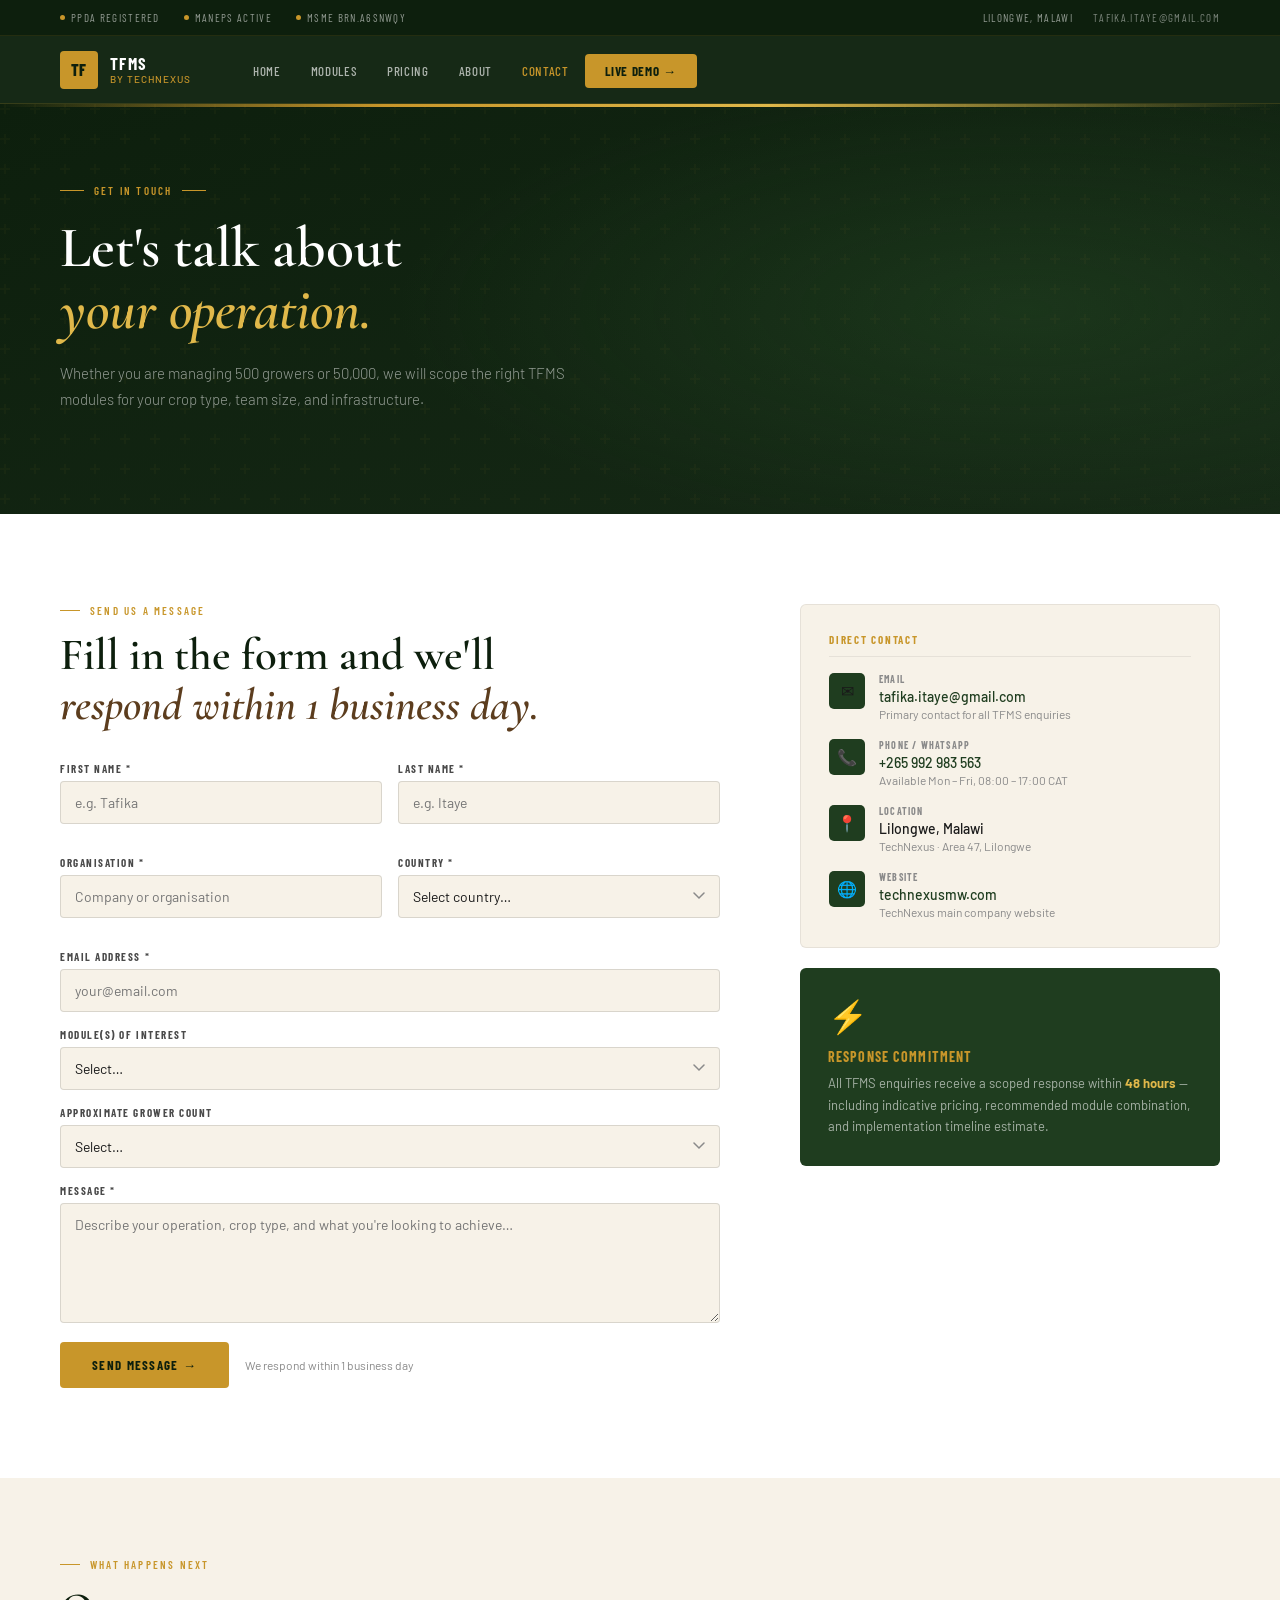
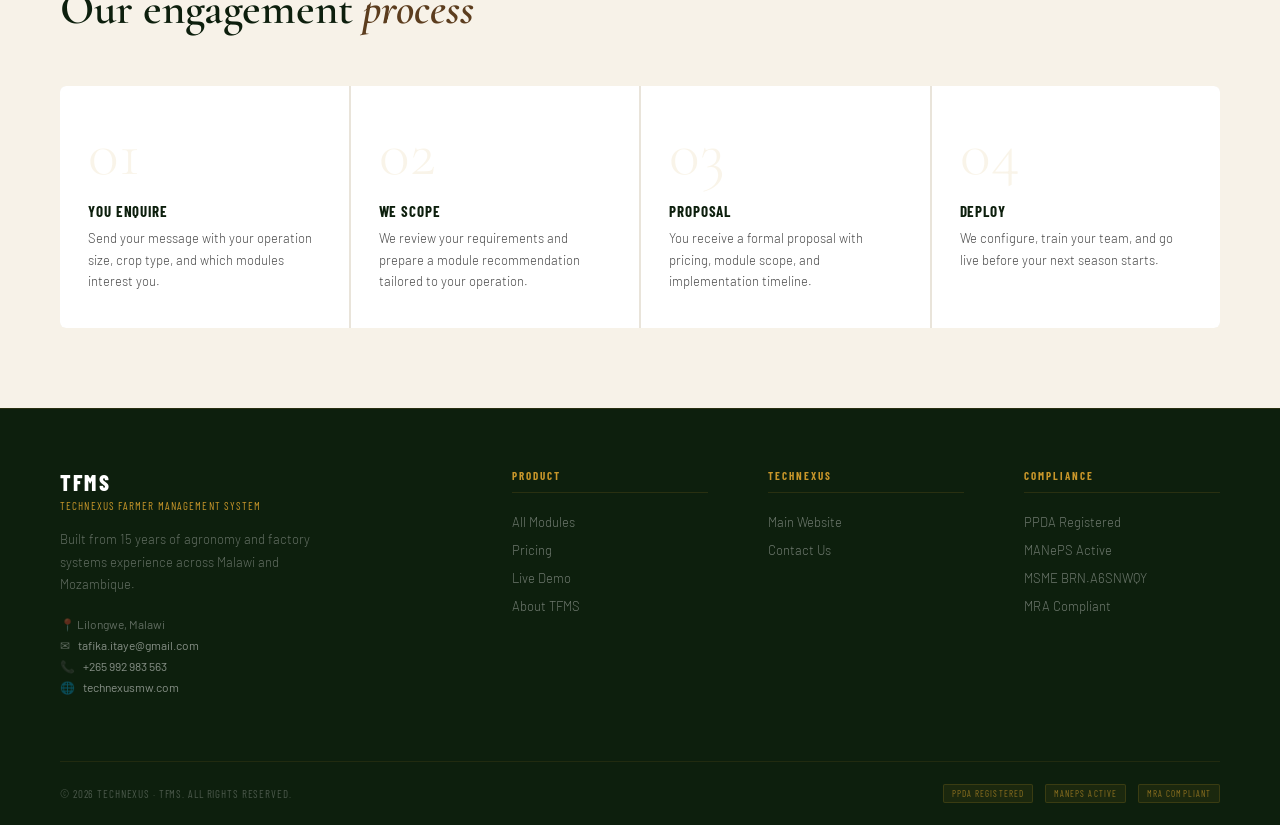
<file: contact.html>
<!DOCTYPE html>
<html lang="en">
<head>
<meta charset="UTF-8"/><meta name="viewport" content="width=device-width,initial-scale=1"/>
<title>Contact TFMS — Request a Proposal or Demo</title>
<link rel="stylesheet" href="style.css"/>
<style>
.contact-section { background:var(--white); padding:90px 0; }
.contact-grid { display:grid; grid-template-columns:1fr 420px; gap:80px; align-items:start; }

/* Form */
.contact-form-wrap { }
.form-row { display:grid; grid-template-columns:1fr 1fr; gap:16px; margin-bottom:16px; }
.form-group { margin-bottom:16px; }
.form-label {
  display:block; font-family:'Barlow Condensed',sans-serif; font-size:11px;
  font-weight:700; letter-spacing:.14em; text-transform:uppercase;
  color:var(--text-mid); margin-bottom:6px;
}
.form-input, .form-select, .form-textarea {
  width:100%; background:var(--cream); border:1px solid rgba(0,0,0,.12);
  border-radius:4px; padding:12px 14px;
  font-family:'Barlow',sans-serif; font-size:14px; color:var(--text-dark);
  transition:border-color .2s, box-shadow .2s;
  outline:none;
}
.form-input:focus, .form-select:focus, .form-textarea:focus {
  border-color:var(--gold);
  box-shadow:0 0 0 3px rgba(200,150,42,.12);
  background:var(--white);
}
.form-select { appearance:none; background-image:url("data:image/svg+xml,%3Csvg xmlns='http://www.w3.org/2000/svg' width='12' height='8' viewBox='0 0 12 8'%3E%3Cpath d='M1 1l5 5 5-5' stroke='%238a8a8a' stroke-width='1.5' fill='none' stroke-linecap='round'/%3E%3C/svg%3E"); background-repeat:no-repeat; background-position:right 14px center; }
.form-textarea { resize:vertical; min-height:120px; }

.form-submit-row { display:flex; align-items:center; gap:16px; margin-top:8px; }
.form-note { font-size:12px; color:var(--text-light); }

.form-success {
  display:none;
  background:rgba(74,124,74,.08); border:1px solid rgba(74,124,74,.2);
  border-radius:6px; padding:20px 24px;
  font-size:14px; color:var(--green-mid); line-height:1.6;
  margin-top:20px;
}
.form-success.show { display:block; }

/* Sidebar */
.contact-sidebar { position:sticky; top:90px; display:flex; flex-direction:column; gap:20px; }
.contact-card {
  background:var(--cream); border:1px solid rgba(0,0,0,.07);
  border-radius:6px; padding:28px;
}
.contact-card-title { font-family:'Barlow Condensed',sans-serif; font-size:11px; font-weight:700; letter-spacing:.16em; text-transform:uppercase; color:var(--gold); margin-bottom:16px; padding-bottom:10px; border-bottom:1px solid rgba(0,0,0,.07); }
.contact-detail { display:flex; align-items:flex-start; gap:14px; margin-bottom:18px; }
.contact-detail:last-child { margin-bottom:0; }
.contact-detail-icon { width:36px; height:36px; background:var(--green-mid); border-radius:5px; display:flex; align-items:center; justify-content:center; flex-shrink:0; font-size:16px; }
.contact-detail-label { font-family:'Barlow Condensed',sans-serif; font-size:10px; font-weight:700; letter-spacing:.12em; text-transform:uppercase; color:var(--text-light); margin-bottom:3px; }
.contact-detail-val { font-size:14px; color:var(--text-dark); font-weight:500; }
.contact-detail-val a { color:var(--green-mid); text-decoration:none; transition:color .2s; }
.contact-detail-val a:hover { color:var(--gold); }
.contact-detail-sub { font-size:12px; color:var(--text-light); margin-top:2px; }

.commitment-card { background:var(--green-mid); border-radius:6px; padding:28px; }
.commitment-icon { font-size:32px; margin-bottom:12px; }
.commitment-title { font-family:'Barlow Condensed',sans-serif; font-size:14px; font-weight:700; color:var(--gold); letter-spacing:.08em; text-transform:uppercase; margin-bottom:8px; }
.commitment-text { font-size:13px; color:rgba(255,255,255,.6); line-height:1.65; }

/* Process section */
.process-section { background:var(--cream); padding:80px 0; }
.process-grid { display:grid; grid-template-columns:repeat(4,1fr); gap:2px; background:rgba(0,0,0,.06); border-radius:6px; overflow:hidden; margin-top:52px; }
.process-card { background:var(--white); padding:36px 28px; position:relative; }
.process-num { font-family:'Cormorant Garamond',serif; font-size:64px; font-weight:300; color:rgba(200,150,42,.1); line-height:1; margin-bottom:16px; }
.process-title { font-family:'Barlow Condensed',sans-serif; font-size:15px; font-weight:700; color:var(--green-deep); letter-spacing:.06em; text-transform:uppercase; margin-bottom:8px; }
.process-desc { font-size:13px; color:var(--text-mid); line-height:1.65; font-weight:300; }

@media(max-width:900px){
  .contact-grid { grid-template-columns:1fr; }
  .contact-sidebar { position:static; }
  .form-row { grid-template-columns:1fr; }
  .process-grid { grid-template-columns:1fr 1fr; }
}
@media(max-width:600px){ .process-grid { grid-template-columns:1fr; } }
</style>
</head>
<body>
<div class="topbar">
  <div class="topbar-badges">
    <div class="topbar-badge"><span class="dot"></span>PPDA Registered</div>
    <div class="topbar-badge"><span class="dot"></span>MANePS Active</div>
    <div class="topbar-badge"><span class="dot"></span>MSME BRN.A6SNWQY</div>
  </div>
  <div class="topbar-right">
    <span>Lilongwe, Malawi</span>
    <a href="mailto:tafika.itaye@gmail.com">tafika.itaye@gmail.com</a>
  </div>
</div>
<nav class="nav" id="mainNav">
  <a href="index.html" class="nav-logo">
    <div class="nav-logo-mark">TF</div>
    <div><div class="nav-logo-title">TFMS</div><div class="nav-logo-sub">by TechNexus</div></div>
  </a>
  <ul class="nav-links" id="navLinks">
    <li><a href="index.html">Home</a></li>
    <li><a href="modules.html">Modules</a></li>
    <li><a href="pricing.html">Pricing</a></li>
    <li><a href="about.html">About</a></li>
    <li><a href="contact.html" class="active">Contact</a></li>
    <li><a href="tfms-application-mockup.html" class="nav-cta">Live Demo →</a></li>
  </ul>
  <button class="nav-hamburger" id="navHamburger"><span></span><span></span><span></span></button>
</nav>

<section class="page-hero">
  <div class="page-hero-bg"></div>
  <div class="page-hero-texture"></div>
  <div class="page-hero-gold-line"></div>
  <div class="section-inner">
    <div class="page-hero-inner reveal">
      <div class="page-hero-eyebrow">Get in Touch</div>
      <h1 class="page-hero-title">Let's talk about<br/><em>your operation.</em></h1>
      <p class="page-hero-sub">Whether you are managing 500 growers or 50,000, we will scope the right TFMS modules for your crop type, team size, and infrastructure.</p>
    </div>
  </div>
</section>

<!-- CONTACT SECTION -->
<section class="contact-section">
  <div class="section-inner">
    <div class="contact-grid">
      <!-- FORM -->
      <div class="reveal">
        <div class="section-tag">Send Us a Message</div>
        <h2 class="section-title" style="margin-bottom:32px;">Fill in the form and we'll<br/><em>respond within 1 business day.</em></h2>

        <form id="contactForm" onsubmit="handleSubmit(event)">
          <div class="form-row">
            <div class="form-group">
              <label class="form-label" for="fname">First Name *</label>
              <input class="form-input" type="text" id="fname" name="fname" required placeholder="e.g. Tafika"/>
            </div>
            <div class="form-group">
              <label class="form-label" for="lname">Last Name *</label>
              <input class="form-input" type="text" id="lname" name="lname" required placeholder="e.g. Itaye"/>
            </div>
          </div>
          <div class="form-row">
            <div class="form-group">
              <label class="form-label" for="org">Organisation *</label>
              <input class="form-input" type="text" id="org" name="org" required placeholder="Company or organisation"/>
            </div>
            <div class="form-group">
              <label class="form-label" for="country">Country *</label>
              <select class="form-select" id="country" name="country" required>
                <option value="">Select country…</option>
                <option>Malawi</option>
                <option>Mozambique</option>
                <option>Zimbabwe</option>
                <option>Zambia</option>
                <option>Tanzania</option>
                <option>South Africa</option>
                <option>Other</option>
              </select>
            </div>
          </div>
          <div class="form-group">
            <label class="form-label" for="email">Email Address *</label>
            <input class="form-input" type="email" id="email" name="email" required placeholder="your@email.com"/>
          </div>
          <div class="form-group">
            <label class="form-label" for="modules">Module(s) of Interest</label>
            <select class="form-select" id="modules" name="modules">
              <option value="">Select…</option>
              <option>TFMS Full Suite (all modules)</option>
              <option>TFMS Registry — Farmer onboarding</option>
              <option>TFMS Field — Field visit monitoring</option>
              <option>TFMS Inputs — Inputs distribution</option>
              <option>TFMS Credit — Credit management</option>
              <option>TFMS Factory — Factory processing</option>
              <option>TFMS Analytics — Dashboards and reporting</option>
              <option>Not sure — please advise</option>
            </select>
          </div>
          <div class="form-group">
            <label class="form-label" for="growers">Approximate Grower Count</label>
            <select class="form-select" id="growers" name="growers">
              <option value="">Select…</option>
              <option>Under 500 growers</option>
              <option>500 – 2,000 growers</option>
              <option>2,000 – 10,000 growers</option>
              <option>10,000+ growers</option>
            </select>
          </div>
          <div class="form-group">
            <label class="form-label" for="message">Message *</label>
            <textarea class="form-textarea" id="message" name="message" required placeholder="Describe your operation, crop type, and what you're looking to achieve…"></textarea>
          </div>
          <div class="form-submit-row">
            <button type="submit" class="btn-primary">Send Message →</button>
            <span class="form-note">We respond within 1 business day</span>
          </div>
        </form>
        <div class="form-success" id="formSuccess">
          <strong>✓ Message received.</strong><br/>
          Thank you. We will review your enquiry and respond within 1 business day with a scoped module recommendation and indicative pricing.
        </div>
      </div>

      <!-- SIDEBAR -->
      <div class="contact-sidebar reveal">
        <div class="contact-card">
          <div class="contact-card-title">Direct Contact</div>
          <div class="contact-detail">
            <div class="contact-detail-icon">✉</div>
            <div>
              <div class="contact-detail-label">Email</div>
              <div class="contact-detail-val"><a href="mailto:tafika.itaye@gmail.com">tafika.itaye@gmail.com</a></div>
              <div class="contact-detail-sub">Primary contact for all TFMS enquiries</div>
            </div>
          </div>
          <div class="contact-detail">
            <div class="contact-detail-icon">📞</div>
            <div>
              <div class="contact-detail-label">Phone / WhatsApp</div>
              <div class="contact-detail-val"><a href="tel:+265992983563">+265 992 983 563</a></div>
              <div class="contact-detail-sub">Available Mon – Fri, 08:00 – 17:00 CAT</div>
            </div>
          </div>
          <div class="contact-detail">
            <div class="contact-detail-icon">📍</div>
            <div>
              <div class="contact-detail-label">Location</div>
              <div class="contact-detail-val">Lilongwe, Malawi</div>
              <div class="contact-detail-sub">TechNexus · Area 47, Lilongwe</div>
            </div>
          </div>
          <div class="contact-detail">
            <div class="contact-detail-icon">🌐</div>
            <div>
              <div class="contact-detail-label">Website</div>
              <div class="contact-detail-val"><a href="https://www.technexusmw.com" target="_blank">technexusmw.com</a></div>
              <div class="contact-detail-sub">TechNexus main company website</div>
            </div>
          </div>
        </div>

        <div class="commitment-card">
          <div class="commitment-icon">⚡</div>
          <div class="commitment-title">Response Commitment</div>
          <div class="commitment-text">All TFMS enquiries receive a scoped response within <strong style="color:var(--gold-light);">48 hours</strong> — including indicative pricing, recommended module combination, and implementation timeline estimate.</div>
        </div>
      </div>
    </div>
  </div>
</section>

<!-- PROCESS -->
<section class="process-section">
  <div class="section-inner">
    <div class="reveal">
      <div class="section-tag">What Happens Next</div>
      <h2 class="section-title">Our engagement <em>process</em></h2>
    </div>
    <div class="process-grid reveal">
      <div class="process-card">
        <div class="process-num">01</div>
        <div class="process-title">You Enquire</div>
        <div class="process-desc">Send your message with your operation size, crop type, and which modules interest you.</div>
      </div>
      <div class="process-card">
        <div class="process-num">02</div>
        <div class="process-title">We Scope</div>
        <div class="process-desc">We review your requirements and prepare a module recommendation tailored to your operation.</div>
      </div>
      <div class="process-card">
        <div class="process-num">03</div>
        <div class="process-title">Proposal</div>
        <div class="process-desc">You receive a formal proposal with pricing, module scope, and implementation timeline.</div>
      </div>
      <div class="process-card">
        <div class="process-num">04</div>
        <div class="process-title">Deploy</div>
        <div class="process-desc">We configure, train your team, and go live before your next season starts.</div>
      </div>
    </div>
  </div>
</section>

<footer class="footer"><div class="section-inner">
  <div class="footer-inner">
    <div><div class="footer-brand-name">TFMS</div><div class="footer-brand-sub">TechNexus Farmer Management System</div><p class="footer-brand-desc">Built from 15 years of agronomy and factory systems experience across Malawi and Mozambique.</p><div class="footer-contact-item">📍 Lilongwe, Malawi</div><div class="footer-contact-item">✉ <a href="mailto:tafika.itaye@gmail.com">tafika.itaye@gmail.com</a></div><div class="footer-contact-item">📞 <a href="tel:+265992983563">+265 992 983 563</a></div><div class="footer-contact-item">🌐 <a href="https://www.technexusmw.com" target="_blank">technexusmw.com</a></div></div>
    <div><div class="footer-col-title">Product</div><ul class="footer-links"><li><a href="modules.html">All Modules</a></li><li><a href="pricing.html">Pricing</a></li><li><a href="tfms-application-mockup.html">Live Demo</a></li><li><a href="about.html">About TFMS</a></li></ul></div>
    <div><div class="footer-col-title">TechNexus</div><ul class="footer-links"><li><a href="https://www.technexusmw.com" target="_blank">Main Website</a></li><li><a href="contact.html">Contact Us</a></li></ul></div>
    <div><div class="footer-col-title">Compliance</div><ul class="footer-links"><li><a href="#">PPDA Registered</a></li><li><a href="#">MANePS Active</a></li><li><a href="#">MSME BRN.A6SNWQY</a></li><li><a href="#">MRA Compliant</a></li></ul></div>
  </div>
  <div class="footer-bottom"><span>© 2026 TechNexus · TFMS. All rights reserved.</span><div class="footer-bottom-badges"><span class="footer-badge">PPDA Registered</span><span class="footer-badge">MANePS Active</span><span class="footer-badge">MRA Compliant</span></div></div>
</div></footer>
<script>
const nav=document.getElementById('mainNav');
window.addEventListener('scroll',()=>nav.classList.toggle('scrolled',window.scrollY>60));
document.getElementById('navHamburger').addEventListener('click',()=>document.getElementById('navLinks').classList.toggle('open'));
const ro=new IntersectionObserver(es=>es.forEach(e=>{if(e.isIntersecting){e.target.classList.add('visible');ro.unobserve(e.target);}}),{threshold:.1});
document.querySelectorAll('.reveal').forEach(r=>ro.observe(r));
function handleSubmit(e){
  e.preventDefault();
  document.getElementById('contactForm').style.display='none';
  document.getElementById('formSuccess').classList.add('show');
}
</script>
</body>
</html>
</file>
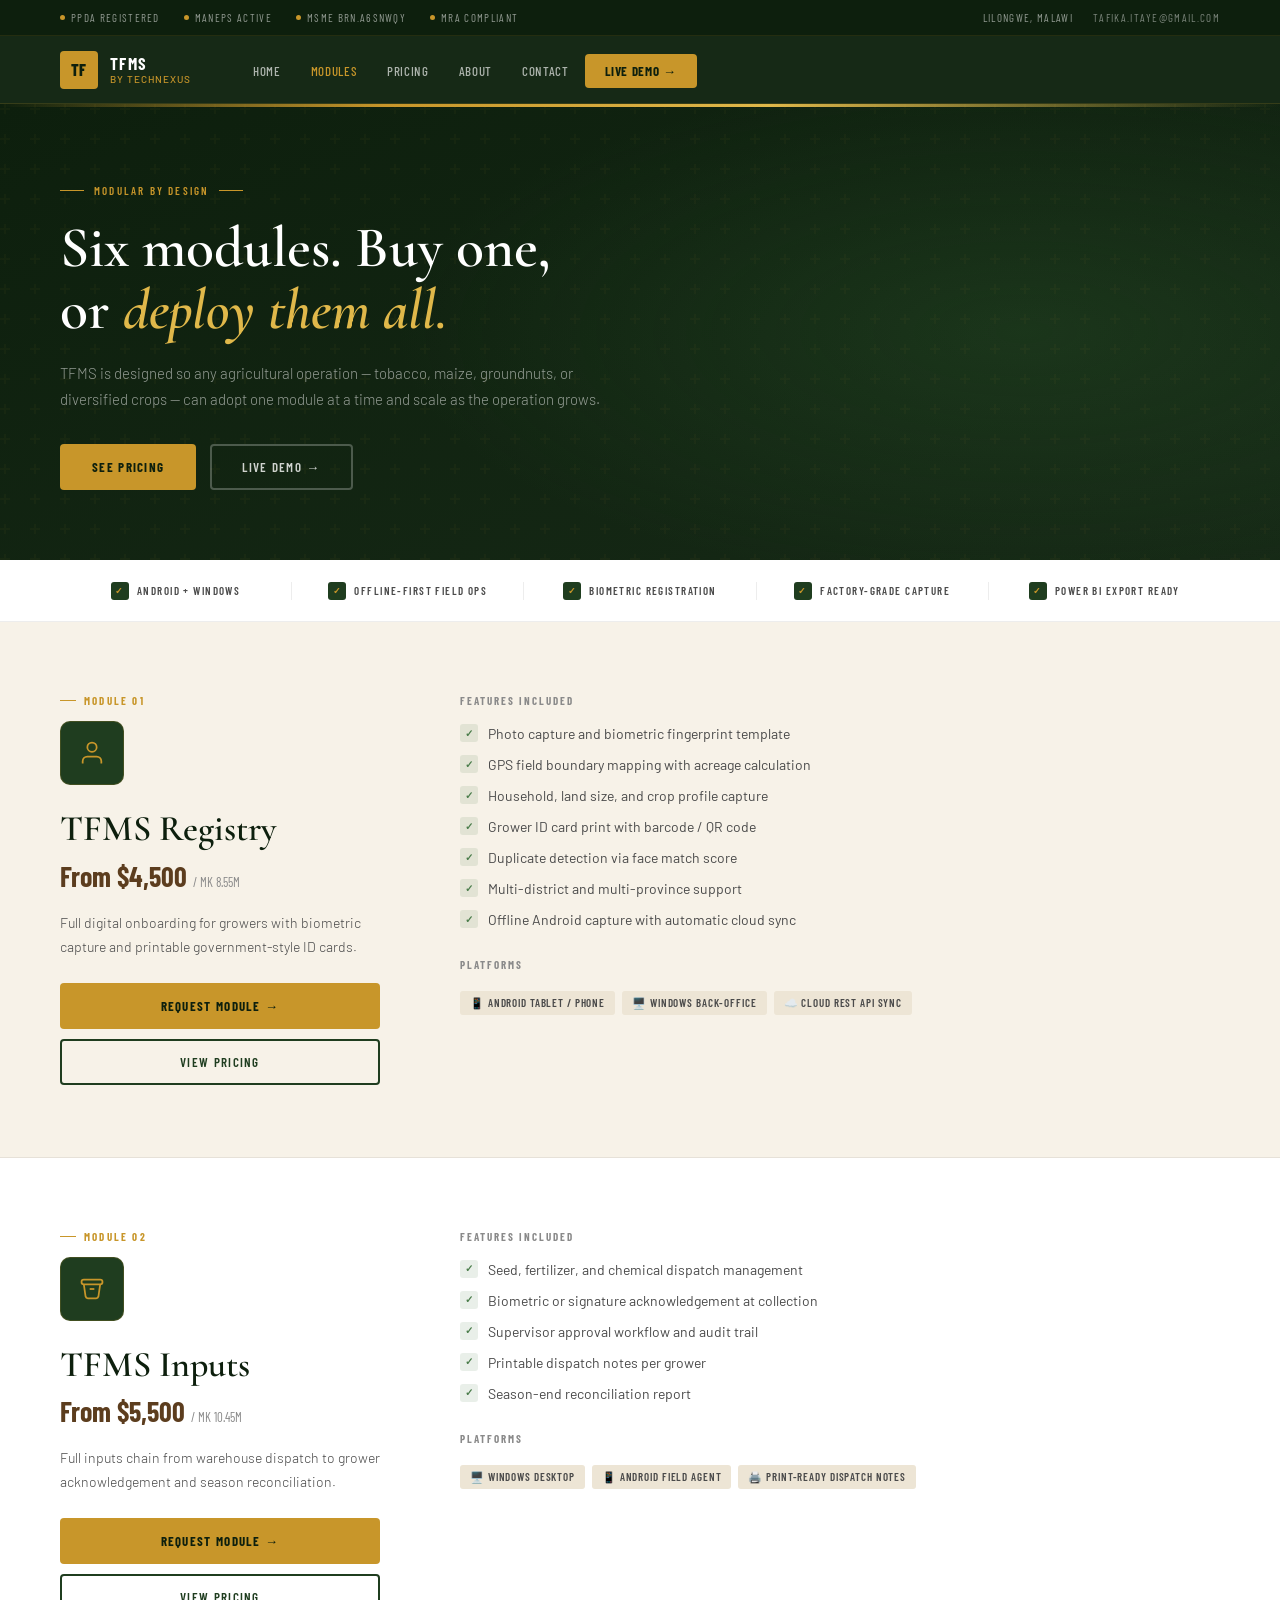
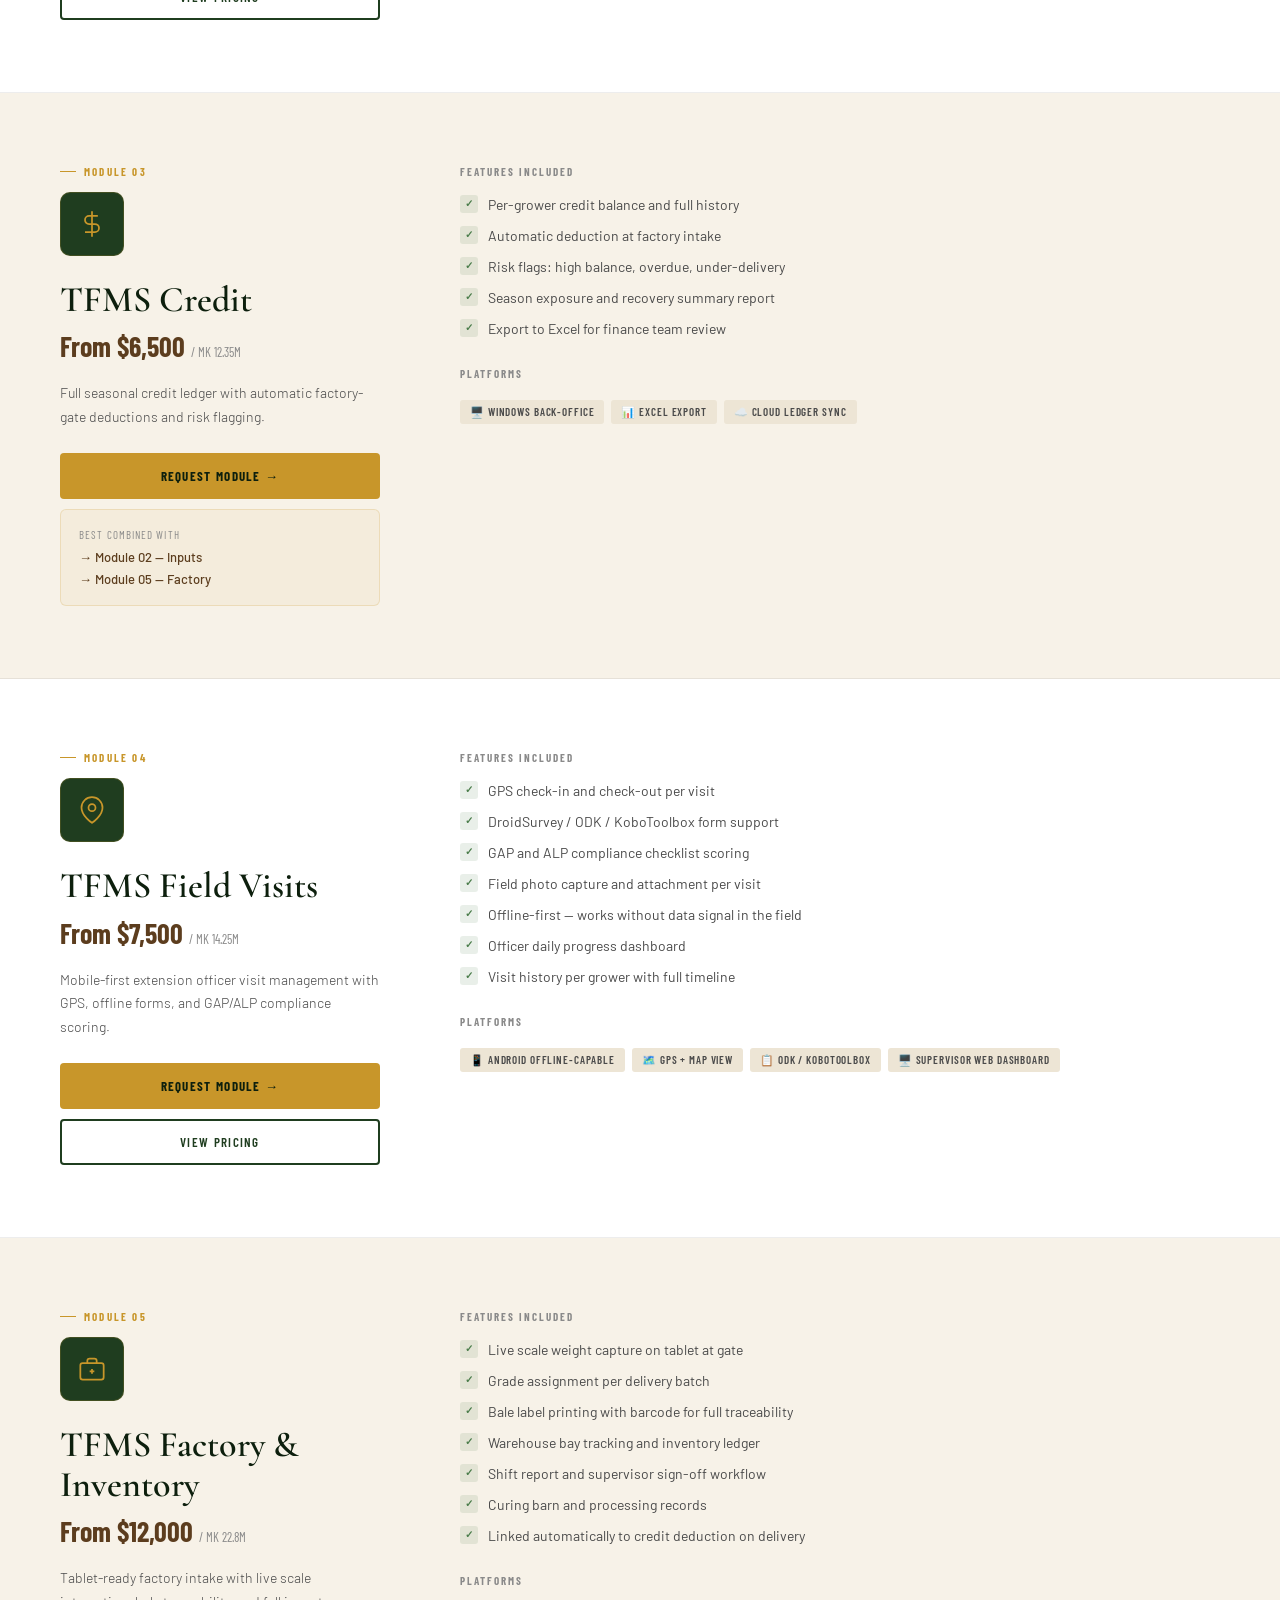
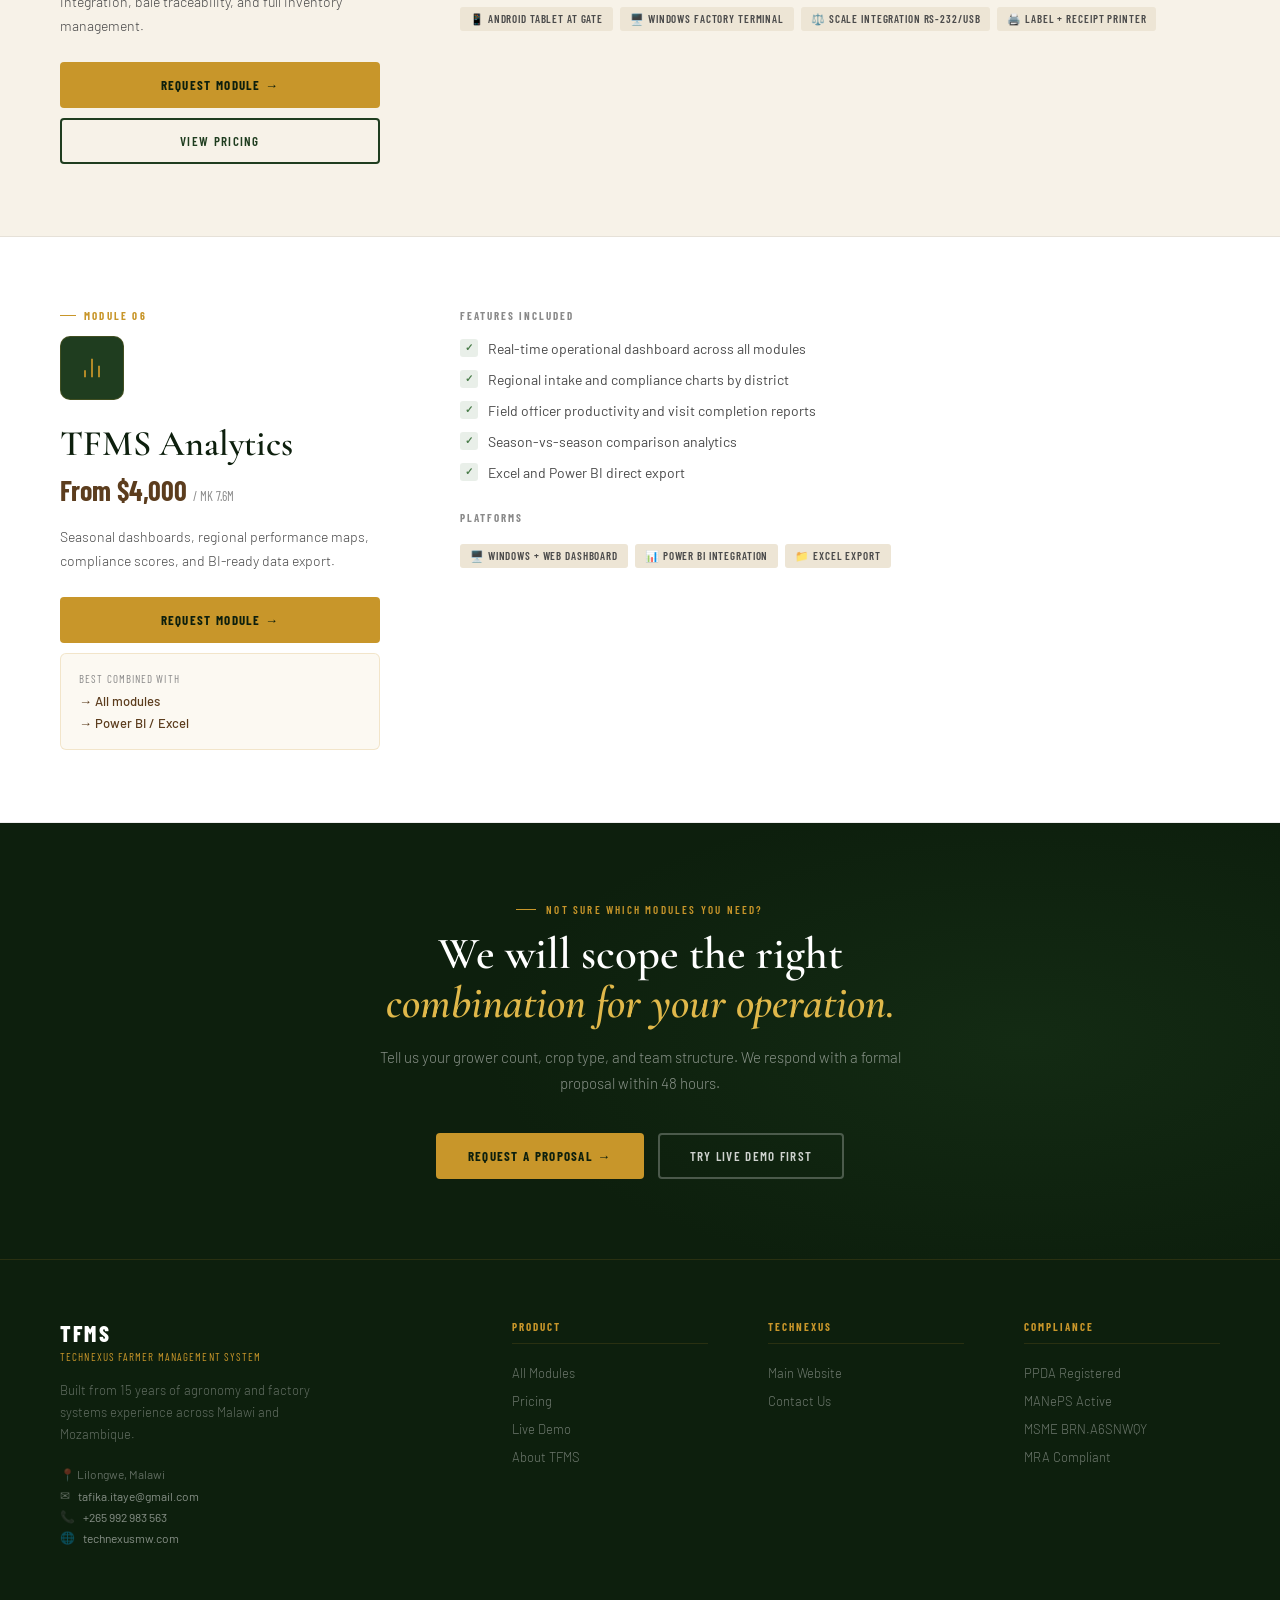
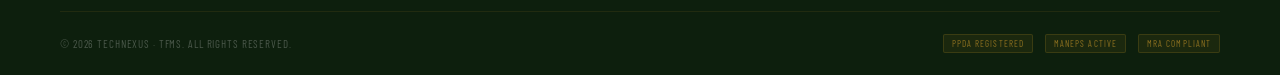
<file: modules.html>
<!DOCTYPE html>
<html lang="en">
<head>
<meta charset="UTF-8"/><meta name="viewport" content="width=device-width,initial-scale=1"/>
<title>TFMS Modules — Six Integrated Modules</title>
<link rel="stylesheet" href="style.css"/>
<style>
/* Page-specific */
.modules-page { background: var(--cream); }

.module-block {
  padding: 72px 0;
  border-bottom: 1px solid rgba(0,0,0,.07);
}
.module-block:nth-child(even) { background: var(--white); }
.module-block:last-child { border-bottom: none; }

.module-layout {
  display: grid;
  grid-template-columns: 320px 1fr;
  gap: 80px;
  align-items: start;
}
.module-sidebar { position: sticky; top: 90px; }
.module-num-tag {
  font-family: 'Barlow Condensed', sans-serif;
  font-size: 11px; font-weight: 700; letter-spacing: .2em;
  text-transform: uppercase; color: var(--gold);
  margin-bottom: 14px;
  display: flex; align-items: center; gap: 8px;
}
.module-num-tag::before { content: ''; width: 16px; height: 1px; background: var(--gold); }
.module-sidebar-name {
  font-family: 'Cormorant Garamond', serif;
  font-weight: 600; font-size: 36px; line-height: 1.1;
  color: var(--green-deep); margin-bottom: 10px;
}
.module-sidebar-price {
  font-family: 'Barlow Condensed', sans-serif;
  font-size: 28px; font-weight: 700; color: var(--earth);
  margin-bottom: 18px;
}
.module-sidebar-price span { font-size: 13px; color: var(--text-light); font-weight: 400; }
.module-sidebar-desc { font-size: 14px; color: var(--text-mid); line-height: 1.7; font-weight: 300; margin-bottom: 24px; }
.module-icon-lg {
  width: 64px; height: 64px; background: var(--green-mid);
  border-radius: 10px; display: flex; align-items: center; justify-content: center;
  margin-bottom: 24px; border: 1px solid rgba(200,150,42,.2);
}
.module-icon-lg svg { width: 28px; height: 28px; stroke: var(--gold); fill: none; stroke-width: 1.5; }

.module-features-title {
  font-family: 'Barlow Condensed', sans-serif;
  font-size: 11px; font-weight: 700; letter-spacing: .18em;
  text-transform: uppercase; color: var(--text-light);
  margin-bottom: 16px;
}
.module-features-list { list-style: none; display: flex; flex-direction: column; gap: 10px; margin-bottom: 28px; }
.module-features-list li {
  display: flex; align-items: flex-start; gap: 10px;
  font-size: 14px; color: var(--text-mid); line-height: 1.5;
}
.module-features-list li::before {
  content: '✓'; flex-shrink: 0; width: 18px; height: 18px;
  background: rgba(74,124,74,.12); border-radius: 3px;
  display: flex; align-items: center; justify-content: center;
  color: var(--green-light); font-size: 10px; font-weight: 700;
  margin-top: 1px;
}

.module-platforms { margin-bottom: 28px; }
.platform-tag {
  display: inline-flex; align-items: center; gap: 6px;
  background: var(--cream-dark); border-radius: 3px;
  padding: 5px 10px; font-size: 11px; font-weight: 600;
  font-family: 'Barlow Condensed', sans-serif; letter-spacing: .08em;
  text-transform: uppercase; color: var(--text-mid); margin: 4px 4px 4px 0;
}

.module-combines { background: rgba(200,150,42,.06); border: 1px solid var(--border); border-radius: 6px; padding: 18px; }
.module-combines-label { font-size: 11px; color: var(--text-light); font-family: 'Barlow Condensed', sans-serif; letter-spacing: .1em; text-transform: uppercase; margin-bottom: 8px; }
.module-combines-items { display: flex; flex-direction: column; gap: 6px; }
.module-combines-item { font-size: 13px; color: var(--earth); font-weight: 500; }

/* CTA section */
.modules-cta {
  background: var(--green-deep);
  padding: 80px 0;
  position: relative; overflow: hidden;
}
.modules-cta-bg { position: absolute; inset: 0; background: radial-gradient(ellipse 60% 80% at 80% 50%, rgba(45,90,45,.2) 0%, transparent 70%); }
.modules-cta-inner { position: relative; z-index: 2; text-align: center; }

@media (max-width: 900px) {
  .module-layout { grid-template-columns: 1fr; gap: 32px; }
  .module-sidebar { position: static; }
}
</style>
</head>
<body class="modules-page">

<!-- TOPBAR -->
<div class="topbar">
  <div class="topbar-badges">
    <div class="topbar-badge"><span class="dot"></span>PPDA Registered</div>
    <div class="topbar-badge"><span class="dot"></span>MANePS Active</div>
    <div class="topbar-badge"><span class="dot"></span>MSME BRN.A6SNWQY</div>
    <div class="topbar-badge"><span class="dot"></span>MRA Compliant</div>
  </div>
  <div class="topbar-right">
    <span>Lilongwe, Malawi</span>
    <a href="mailto:tafika.itaye@gmail.com">tafika.itaye@gmail.com</a>
  </div>
</div>

<!-- NAV -->
<nav class="nav" id="mainNav">
  <a href="index.html" class="nav-logo">
    <div class="nav-logo-mark">TF</div>
    <div><div class="nav-logo-title">TFMS</div><div class="nav-logo-sub">by TechNexus</div></div>
  </a>
  <ul class="nav-links" id="navLinks">
    <li><a href="index.html">Home</a></li>
    <li><a href="modules.html" class="active">Modules</a></li>
    <li><a href="pricing.html">Pricing</a></li>
    <li><a href="about.html">About</a></li>
    <li><a href="contact.html">Contact</a></li>
    <li><a href="tfms-application-mockup.html" class="nav-cta">Live Demo →</a></li>
  </ul>
  <button class="nav-hamburger" id="navHamburger"><span></span><span></span><span></span></button>
</nav>

<!-- PAGE HERO -->
<section class="page-hero">
  <div class="page-hero-bg"></div>
  <div class="page-hero-texture"></div>
  <div class="page-hero-gold-line"></div>
  <div class="section-inner">
    <div class="page-hero-inner reveal">
      <div class="page-hero-eyebrow">Modular by Design</div>
      <h1 class="page-hero-title">Six modules. Buy one,<br/>or <em>deploy them all.</em></h1>
      <p class="page-hero-sub">TFMS is designed so any agricultural operation — tobacco, maize, groundnuts, or diversified crops — can adopt one module at a time and scale as the operation grows.</p>
      <div class="page-hero-actions">
        <a href="pricing.html" class="btn-primary">See Pricing</a>
        <a href="tfms-application-mockup.html" class="btn-outline btn-outline-light">Live Demo →</a>
      </div>
    </div>
  </div>
</section>

<!-- TRUST BAR -->
<div class="trust-bar">
  <div class="trust-item"><div class="trust-item-icon">✓</div>Android + Windows</div>
  <div class="trust-item"><div class="trust-item-icon">✓</div>Offline-first Field Ops</div>
  <div class="trust-item"><div class="trust-item-icon">✓</div>Biometric Registration</div>
  <div class="trust-item"><div class="trust-item-icon">✓</div>Factory-grade Capture</div>
  <div class="trust-item"><div class="trust-item-icon">✓</div>Power BI Export Ready</div>
</div>

<!-- MODULE 01 -->
<div class="module-block">
  <div class="section-inner">
    <div class="module-layout reveal">
      <div class="module-sidebar">
        <div class="module-num-tag">Module 01</div>
        <div class="module-icon-lg"><svg viewBox="0 0 24 24"><path d="M20 21v-2a4 4 0 0 0-4-4H8a4 4 0 0 0-4 4v2"/><circle cx="12" cy="7" r="4"/></svg></div>
        <div class="module-sidebar-name">TFMS Registry</div>
        <div class="module-sidebar-price">From $4,500 <span>/ MK 8.55M</span></div>
        <div class="module-sidebar-desc">Full digital onboarding for growers with biometric capture and printable government-style ID cards.</div>
        <a href="contact.html" class="btn-primary" style="width:100%;text-align:center;display:block;margin-bottom:10px;">Request Module →</a>
        <a href="pricing.html" class="btn-outline" style="width:100%;text-align:center;display:block;">View Pricing</a>
      </div>
      <div>
        <div class="module-features-title">Features included</div>
        <ul class="module-features-list">
          <li>Photo capture and biometric fingerprint template</li>
          <li>GPS field boundary mapping with acreage calculation</li>
          <li>Household, land size, and crop profile capture</li>
          <li>Grower ID card print with barcode / QR code</li>
          <li>Duplicate detection via face match score</li>
          <li>Multi-district and multi-province support</li>
          <li>Offline Android capture with automatic cloud sync</li>
        </ul>
        <div class="module-features-title">Platforms</div>
        <div class="module-platforms">
          <span class="platform-tag">📱 Android Tablet / Phone</span>
          <span class="platform-tag">🖥️ Windows Back-office</span>
          <span class="platform-tag">☁️ Cloud REST API Sync</span>
        </div>
      </div>
    </div>
  </div>
</div>

<!-- MODULE 02 -->
<div class="module-block">
  <div class="section-inner">
    <div class="module-layout reveal">
      <div class="module-sidebar">
        <div class="module-num-tag">Module 02</div>
        <div class="module-icon-lg"><svg viewBox="0 0 24 24"><path d="M5 8h14M5 8a2 2 0 0 1-2-2V6a2 2 0 0 1 2-2h14a2 2 0 0 1 2 2v0a2 2 0 0 1-2 2"/><path d="M5 8l1.5 10.5a2 2 0 0 0 2 1.5h7a2 2 0 0 0 2-1.5L19 8"/><path d="M10 12h4"/></svg></div>
        <div class="module-sidebar-name">TFMS Inputs</div>
        <div class="module-sidebar-price">From $5,500 <span>/ MK 10.45M</span></div>
        <div class="module-sidebar-desc">Full inputs chain from warehouse dispatch to grower acknowledgement and season reconciliation.</div>
        <a href="contact.html" class="btn-primary" style="width:100%;text-align:center;display:block;margin-bottom:10px;">Request Module →</a>
        <a href="pricing.html" class="btn-outline" style="width:100%;text-align:center;display:block;">View Pricing</a>
      </div>
      <div>
        <div class="module-features-title">Features included</div>
        <ul class="module-features-list">
          <li>Seed, fertilizer, and chemical dispatch management</li>
          <li>Biometric or signature acknowledgement at collection</li>
          <li>Supervisor approval workflow and audit trail</li>
          <li>Printable dispatch notes per grower</li>
          <li>Season-end reconciliation report</li>
        </ul>
        <div class="module-features-title">Platforms</div>
        <div class="module-platforms">
          <span class="platform-tag">🖥️ Windows Desktop</span>
          <span class="platform-tag">📱 Android Field Agent</span>
          <span class="platform-tag">🖨️ Print-ready Dispatch Notes</span>
        </div>
      </div>
    </div>
  </div>
</div>

<!-- MODULE 03 -->
<div class="module-block">
  <div class="section-inner">
    <div class="module-layout reveal">
      <div class="module-sidebar">
        <div class="module-num-tag">Module 03</div>
        <div class="module-icon-lg"><svg viewBox="0 0 24 24"><line x1="12" y1="1" x2="12" y2="23"/><path d="M17 5H9.5a3.5 3.5 0 0 0 0 7h5a3.5 3.5 0 0 1 0 7H6"/></svg></div>
        <div class="module-sidebar-name">TFMS Credit</div>
        <div class="module-sidebar-price">From $6,500 <span>/ MK 12.35M</span></div>
        <div class="module-sidebar-desc">Full seasonal credit ledger with automatic factory-gate deductions and risk flagging.</div>
        <a href="contact.html" class="btn-primary" style="width:100%;text-align:center;display:block;margin-bottom:10px;">Request Module →</a>
        <div class="module-combines">
          <div class="module-combines-label">Best combined with</div>
          <div class="module-combines-items">
            <div class="module-combines-item">→ Module 02 — Inputs</div>
            <div class="module-combines-item">→ Module 05 — Factory</div>
          </div>
        </div>
      </div>
      <div>
        <div class="module-features-title">Features included</div>
        <ul class="module-features-list">
          <li>Per-grower credit balance and full history</li>
          <li>Automatic deduction at factory intake</li>
          <li>Risk flags: high balance, overdue, under-delivery</li>
          <li>Season exposure and recovery summary report</li>
          <li>Export to Excel for finance team review</li>
        </ul>
        <div class="module-features-title">Platforms</div>
        <div class="module-platforms">
          <span class="platform-tag">🖥️ Windows Back-office</span>
          <span class="platform-tag">📊 Excel Export</span>
          <span class="platform-tag">☁️ Cloud Ledger Sync</span>
        </div>
      </div>
    </div>
  </div>
</div>

<!-- MODULE 04 -->
<div class="module-block">
  <div class="section-inner">
    <div class="module-layout reveal">
      <div class="module-sidebar">
        <div class="module-num-tag">Module 04</div>
        <div class="module-icon-lg"><svg viewBox="0 0 24 24"><path d="M21 10c0 7-9 13-9 13s-9-6-9-13a9 9 0 0 1 18 0z"/><circle cx="12" cy="10" r="3"/></svg></div>
        <div class="module-sidebar-name">TFMS Field Visits</div>
        <div class="module-sidebar-price">From $7,500 <span>/ MK 14.25M</span></div>
        <div class="module-sidebar-desc">Mobile-first extension officer visit management with GPS, offline forms, and GAP/ALP compliance scoring.</div>
        <a href="contact.html" class="btn-primary" style="width:100%;text-align:center;display:block;margin-bottom:10px;">Request Module →</a>
        <a href="pricing.html" class="btn-outline" style="width:100%;text-align:center;display:block;">View Pricing</a>
      </div>
      <div>
        <div class="module-features-title">Features included</div>
        <ul class="module-features-list">
          <li>GPS check-in and check-out per visit</li>
          <li>DroidSurvey / ODK / KoboToolbox form support</li>
          <li>GAP and ALP compliance checklist scoring</li>
          <li>Field photo capture and attachment per visit</li>
          <li>Offline-first — works without data signal in the field</li>
          <li>Officer daily progress dashboard</li>
          <li>Visit history per grower with full timeline</li>
        </ul>
        <div class="module-features-title">Platforms</div>
        <div class="module-platforms">
          <span class="platform-tag">📱 Android Offline-capable</span>
          <span class="platform-tag">🗺️ GPS + Map View</span>
          <span class="platform-tag">📋 ODK / KoboToolbox</span>
          <span class="platform-tag">🖥️ Supervisor Web Dashboard</span>
        </div>
      </div>
    </div>
  </div>
</div>

<!-- MODULE 05 -->
<div class="module-block">
  <div class="section-inner">
    <div class="module-layout reveal">
      <div class="module-sidebar">
        <div class="module-num-tag">Module 05</div>
        <div class="module-icon-lg"><svg viewBox="0 0 24 24"><rect x="2" y="7" width="20" height="14" rx="2"/><path d="M16 7V5a2 2 0 0 0-2-2h-4a2 2 0 0 0-2 2v2"/><line x1="12" y1="12" x2="12" y2="16"/><line x1="10" y1="14" x2="14" y2="14"/></svg></div>
        <div class="module-sidebar-name">TFMS Factory &amp; Inventory</div>
        <div class="module-sidebar-price">From $12,000 <span>/ MK 22.8M</span></div>
        <div class="module-sidebar-desc">Tablet-ready factory intake with live scale integration, bale traceability, and full inventory management.</div>
        <a href="contact.html" class="btn-primary" style="width:100%;text-align:center;display:block;margin-bottom:10px;">Request Module →</a>
        <a href="pricing.html" class="btn-outline" style="width:100%;text-align:center;display:block;">View Pricing</a>
      </div>
      <div>
        <div class="module-features-title">Features included</div>
        <ul class="module-features-list">
          <li>Live scale weight capture on tablet at gate</li>
          <li>Grade assignment per delivery batch</li>
          <li>Bale label printing with barcode for full traceability</li>
          <li>Warehouse bay tracking and inventory ledger</li>
          <li>Shift report and supervisor sign-off workflow</li>
          <li>Curing barn and processing records</li>
          <li>Linked automatically to credit deduction on delivery</li>
        </ul>
        <div class="module-features-title">Platforms</div>
        <div class="module-platforms">
          <span class="platform-tag">📱 Android Tablet at Gate</span>
          <span class="platform-tag">🖥️ Windows Factory Terminal</span>
          <span class="platform-tag">⚖️ Scale Integration RS-232/USB</span>
          <span class="platform-tag">🖨️ Label + Receipt Printer</span>
        </div>
      </div>
    </div>
  </div>
</div>

<!-- MODULE 06 -->
<div class="module-block">
  <div class="section-inner">
    <div class="module-layout reveal">
      <div class="module-sidebar">
        <div class="module-num-tag">Module 06</div>
        <div class="module-icon-lg"><svg viewBox="0 0 24 24"><line x1="18" y1="20" x2="18" y2="10"/><line x1="12" y1="20" x2="12" y2="4"/><line x1="6" y1="20" x2="6" y2="14"/></svg></div>
        <div class="module-sidebar-name">TFMS Analytics</div>
        <div class="module-sidebar-price">From $4,000 <span>/ MK 7.6M</span></div>
        <div class="module-sidebar-desc">Seasonal dashboards, regional performance maps, compliance scores, and BI-ready data export.</div>
        <a href="contact.html" class="btn-primary" style="width:100%;text-align:center;display:block;margin-bottom:10px;">Request Module →</a>
        <div class="module-combines">
          <div class="module-combines-label">Best combined with</div>
          <div class="module-combines-items">
            <div class="module-combines-item">→ All modules</div>
            <div class="module-combines-item">→ Power BI / Excel</div>
          </div>
        </div>
      </div>
      <div>
        <div class="module-features-title">Features included</div>
        <ul class="module-features-list">
          <li>Real-time operational dashboard across all modules</li>
          <li>Regional intake and compliance charts by district</li>
          <li>Field officer productivity and visit completion reports</li>
          <li>Season-vs-season comparison analytics</li>
          <li>Excel and Power BI direct export</li>
        </ul>
        <div class="module-features-title">Platforms</div>
        <div class="module-platforms">
          <span class="platform-tag">🖥️ Windows + Web Dashboard</span>
          <span class="platform-tag">📊 Power BI Integration</span>
          <span class="platform-tag">📁 Excel Export</span>
        </div>
      </div>
    </div>
  </div>
</div>

<!-- CTA -->
<section class="modules-cta">
  <div class="modules-cta-bg"></div>
  <div class="section-inner">
    <div class="modules-cta-inner reveal">
      <div class="section-tag" style="justify-content:center;color:var(--gold);">Not sure which modules you need?</div>
      <h2 class="section-title section-title-light" style="text-align:center;margin-bottom:16px;">We will scope the right<br/><em>combination for your operation.</em></h2>
      <p class="section-lead section-lead-light" style="text-align:center;margin:0 auto 36px;">Tell us your grower count, crop type, and team structure. We respond with a formal proposal within 48 hours.</p>
      <div style="display:flex;gap:14px;justify-content:center;flex-wrap:wrap;">
        <a href="contact.html" class="btn-primary">Request a Proposal →</a>
        <a href="tfms-application-mockup.html" class="btn-outline btn-outline-light">Try Live Demo First</a>
      </div>
    </div>
  </div>
</section>

<!-- FOOTER -->
<footer class="footer">
  <div class="section-inner">
    <div class="footer-inner">
      <div>
        <div class="footer-brand-name">TFMS</div>
        <div class="footer-brand-sub">TechNexus Farmer Management System</div>
        <p class="footer-brand-desc">Built from 15 years of agronomy and factory systems experience across Malawi and Mozambique.</p>
        <div class="footer-contact-item">📍 Lilongwe, Malawi</div>
        <div class="footer-contact-item">✉ <a href="mailto:tafika.itaye@gmail.com">tafika.itaye@gmail.com</a></div>
        <div class="footer-contact-item">📞 <a href="tel:+265992983563">+265 992 983 563</a></div>
        <div class="footer-contact-item">🌐 <a href="https://www.technexusmw.com" target="_blank">technexusmw.com</a></div>
      </div>
      <div>
        <div class="footer-col-title">Product</div>
        <ul class="footer-links">
          <li><a href="modules.html">All Modules</a></li>
          <li><a href="pricing.html">Pricing</a></li>
          <li><a href="tfms-application-mockup.html">Live Demo</a></li>
          <li><a href="about.html">About TFMS</a></li>
        </ul>
      </div>
      <div>
        <div class="footer-col-title">TechNexus</div>
        <ul class="footer-links">
          <li><a href="https://www.technexusmw.com" target="_blank">Main Website</a></li>
          <li><a href="contact.html">Contact Us</a></li>
        </ul>
      </div>
      <div>
        <div class="footer-col-title">Compliance</div>
        <ul class="footer-links">
          <li><a href="#">PPDA Registered</a></li>
          <li><a href="#">MANePS Active</a></li>
          <li><a href="#">MSME BRN.A6SNWQY</a></li>
          <li><a href="#">MRA Compliant</a></li>
        </ul>
      </div>
    </div>
    <div class="footer-bottom">
      <span>© 2026 TechNexus · TFMS. All rights reserved.</span>
      <div class="footer-bottom-badges">
        <span class="footer-badge">PPDA Registered</span>
        <span class="footer-badge">MANePS Active</span>
        <span class="footer-badge">MRA Compliant</span>
      </div>
    </div>
  </div>
</footer>

<script>
const nav = document.getElementById('mainNav');
window.addEventListener('scroll', () => nav.classList.toggle('scrolled', window.scrollY > 60));
document.getElementById('navHamburger').addEventListener('click', () => document.getElementById('navLinks').classList.toggle('open'));
const ro = new IntersectionObserver(entries => entries.forEach(e => { if(e.isIntersecting){e.target.classList.add('visible');ro.unobserve(e.target);} }), {threshold:.12});
document.querySelectorAll('.reveal').forEach(r => ro.observe(r));
</script>
</body>
</html>
</file>
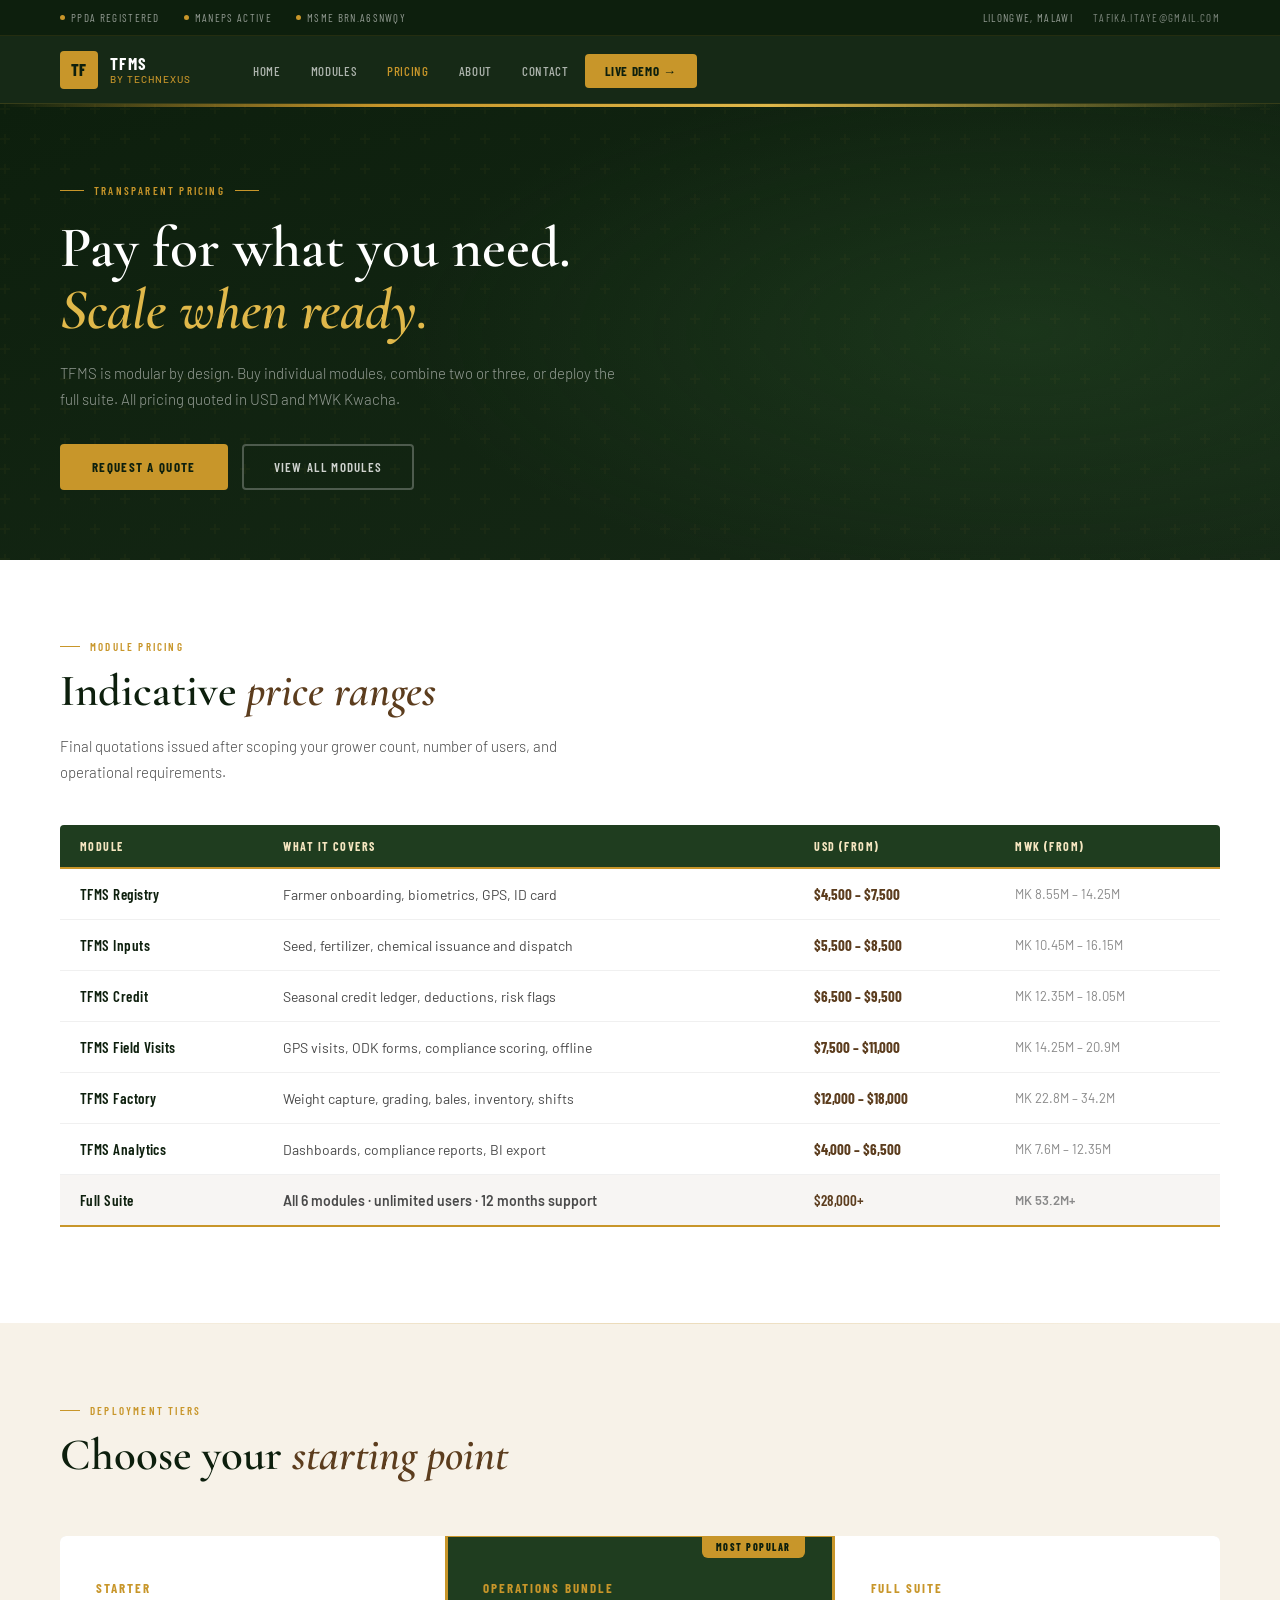
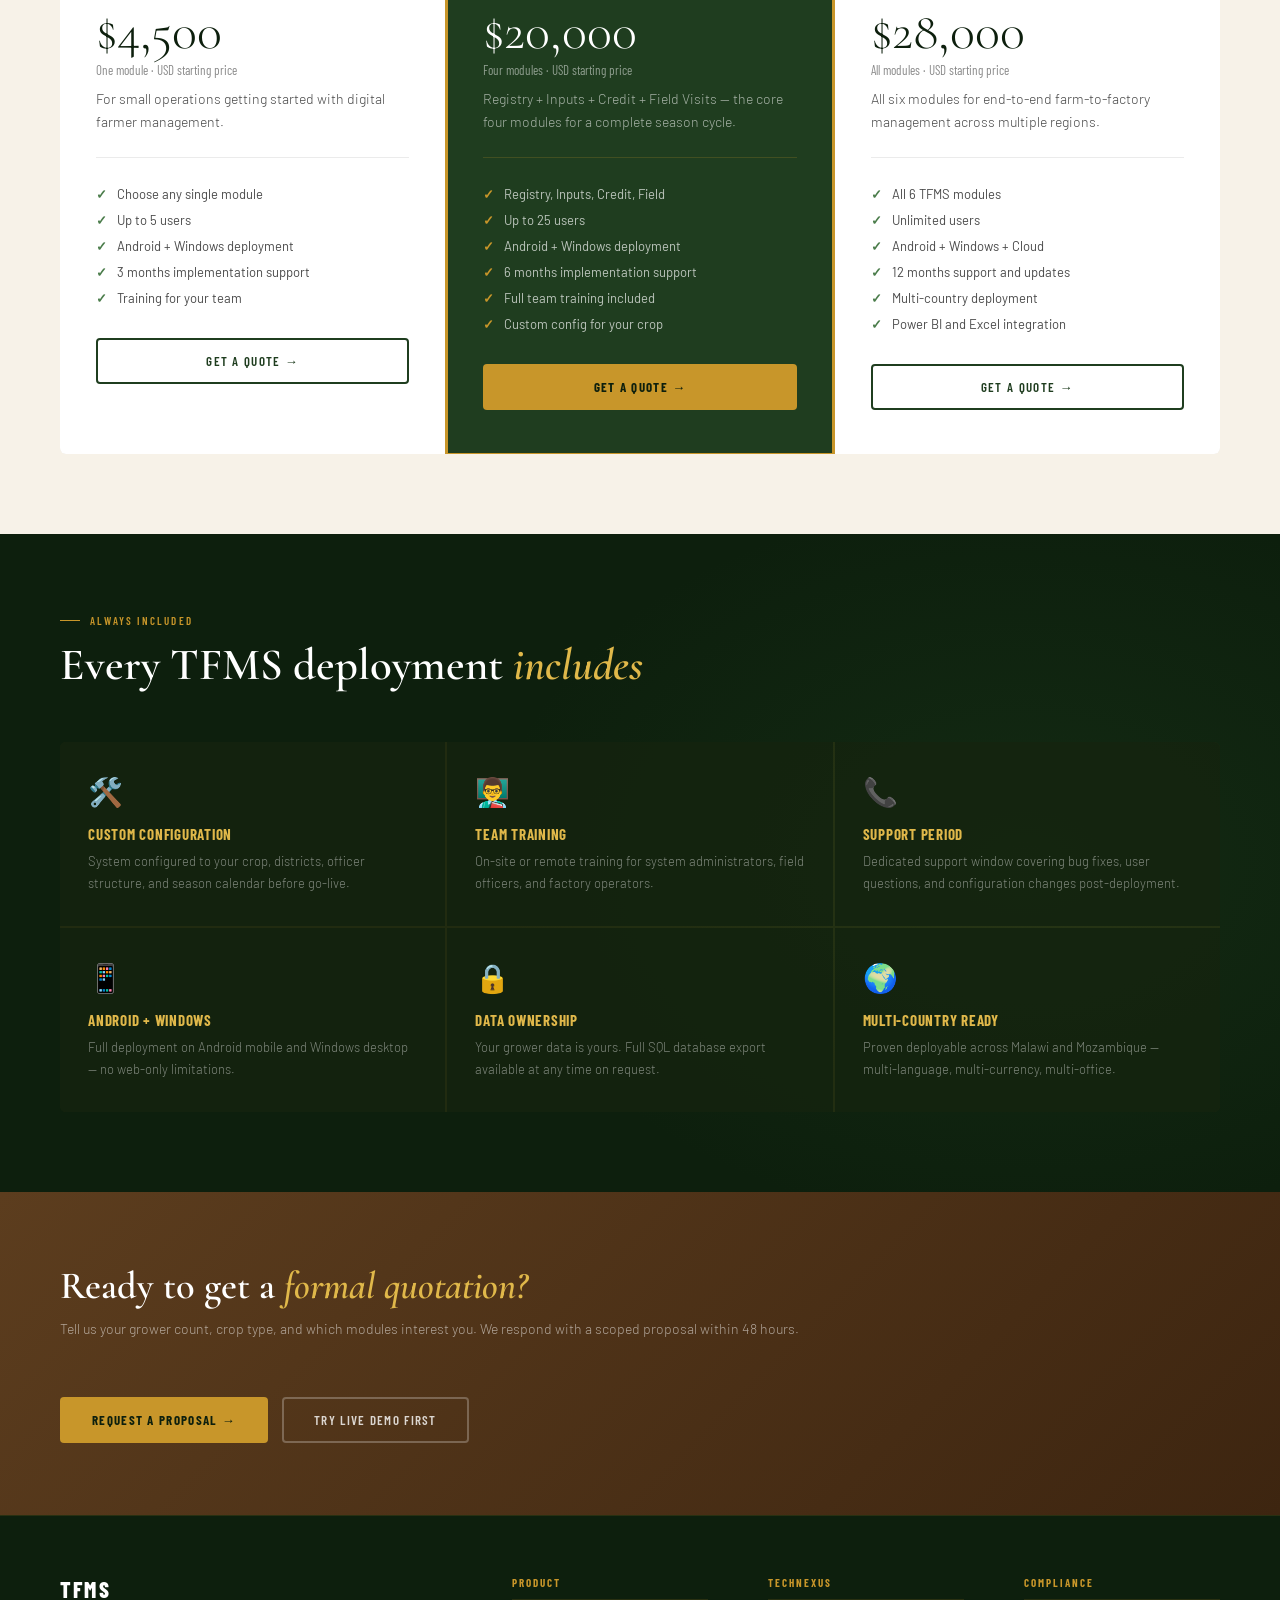
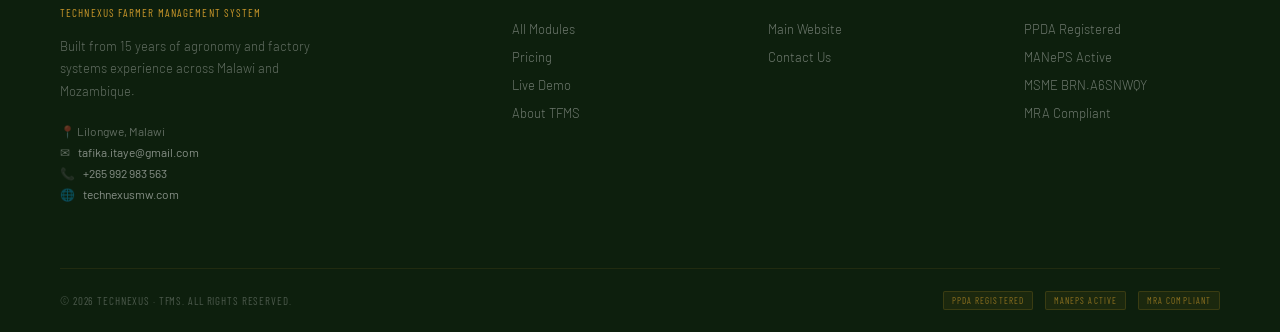
<file: pricing.html>
<!DOCTYPE html>
<html lang="en">
<head>
<meta charset="UTF-8"/><meta name="viewport" content="width=device-width,initial-scale=1"/>
<title>TFMS Pricing — Modules and Suite</title>
<link rel="stylesheet" href="style.css"/>
<style>
.pricing-table-section { background: var(--white); padding: 80px 0; }
.pricing-table-label { font-family:'Barlow Condensed',sans-serif; font-size:11px; font-weight:700; letter-spacing:.18em; text-transform:uppercase; color:var(--text-light); margin-bottom:20px; }

.price-table { width:100%; border-collapse:collapse; margin-bottom:16px; }
.price-table thead th {
  background: var(--green-mid); color: var(--gold-pale);
  font-family:'Barlow Condensed',sans-serif; font-size:12px; font-weight:700;
  letter-spacing:.12em; text-transform:uppercase;
  padding:14px 20px; text-align:left;
  border-bottom: 2px solid var(--gold);
}
.price-table thead th:first-child { border-radius:4px 0 0 0; }
.price-table thead th:last-child { border-radius:0 4px 0 0; }
.price-table tbody tr { border-bottom:1px solid rgba(0,0,0,.06); transition:background .2s; }
.price-table tbody tr:hover { background:rgba(200,150,42,.04); }
.price-table tbody tr:last-child { border-bottom:2px solid var(--gold); background:rgba(92,61,30,.05); }
.price-table tbody tr:last-child td { font-weight:600; }
.price-table td { padding:16px 20px; font-size:14px; color:var(--text-mid); }
.price-table td:first-child { color:var(--green-deep); font-weight:600; font-family:'Barlow Condensed',sans-serif; font-size:15px; letter-spacing:.03em; }
.price-table .td-usd { color:var(--earth); font-weight:700; font-family:'Barlow Condensed',sans-serif; font-size:15px; }
.price-table .td-mwk { color:var(--text-light); font-size:13px; }

/* Tier cards */
.tiers-section { background:var(--cream); padding:80px 0; }
.tiers-grid { display:grid; grid-template-columns:repeat(3,1fr); gap:2px; border-radius:6px; overflow:hidden; background:rgba(0,0,0,.07); margin-top:56px; }
.tier-card { background:var(--white); padding:44px 36px; position:relative; overflow:hidden; }
.tier-card.featured {
  background:var(--green-mid);
  outline:3px solid var(--gold);
  outline-offset:-1px;
}
.tier-featured-badge {
  position:absolute; top:0; right:28px;
  background:var(--gold); color:var(--green-deep);
  font-family:'Barlow Condensed',sans-serif; font-size:10px; font-weight:800;
  letter-spacing:.15em; text-transform:uppercase;
  padding:5px 14px; border-radius:0 0 6px 6px;
}
.tier-name {
  font-family:'Barlow Condensed',sans-serif; font-size:13px; font-weight:700;
  letter-spacing:.15em; text-transform:uppercase; color:var(--gold); margin-bottom:10px;
}
.tier-price {
  font-family:'Cormorant Garamond',serif; font-size:52px; font-weight:300;
  line-height:1; color:var(--green-deep); margin-bottom:4px;
}
.tier-card.featured .tier-price { color:var(--white); }
.tier-price-sub { font-size:13px; color:var(--text-light); margin-bottom:10px; font-family:'Barlow Condensed',sans-serif; }
.tier-card.featured .tier-price-sub { color:rgba(255,255,255,.5); }
.tier-desc { font-size:14px; color:var(--text-mid); line-height:1.6; margin-bottom:28px; font-weight:300; padding-bottom:24px; border-bottom:1px solid rgba(0,0,0,.08); }
.tier-card.featured .tier-desc { color:rgba(255,255,255,.6); border-color:rgba(200,150,42,.2); }
.tier-features { list-style:none; display:flex; flex-direction:column; gap:10px; margin-bottom:32px; }
.tier-features li { display:flex; align-items:flex-start; gap:10px; font-size:13px; color:var(--text-mid); }
.tier-card.featured .tier-features li { color:rgba(255,255,255,.7); }
.tier-features li::before { content:'✓'; flex-shrink:0; color:var(--green-light); font-weight:700; }
.tier-card.featured .tier-features li::before { color:var(--gold); }

/* Inclusions */
.inclusions-section { background:var(--green-deep); padding:80px 0; position:relative; overflow:hidden; }
.inclusions-bg { position:absolute; inset:0; background:radial-gradient(ellipse 60% 80% at 80% 50%, rgba(45,90,45,.2) 0%, transparent 70%); }
.inclusions-grid { display:grid; grid-template-columns:repeat(3,1fr); gap:2px; background:rgba(200,150,42,.1); border-radius:6px; overflow:hidden; margin-top:52px; }
.inclusion-card { background:rgba(13,31,13,.7); padding:32px 28px; }
.inclusion-icon { font-size:28px; margin-bottom:16px; }
.inclusion-title { font-family:'Barlow Condensed',sans-serif; font-size:15px; font-weight:700; color:var(--gold-light); letter-spacing:.05em; margin-bottom:8px; text-transform:uppercase; }
.inclusion-desc { font-size:13px; color:rgba(255,255,255,.45); line-height:1.65; font-weight:300; }

.pricing-cta { background:var(--earth); padding:72px 0; position:relative; overflow:hidden; }
.pricing-cta::before { content:''; position:absolute; inset:0; background:linear-gradient(135deg,var(--earth) 0%,#3d2510 100%); }

@media(max-width:900px) {
  .tiers-grid { grid-template-columns:1fr; }
  .inclusions-grid { grid-template-columns:1fr 1fr; }
  .price-table { font-size:12px; }
  .price-table td, .price-table thead th { padding:10px 12px; }
}
@media(max-width:600px) { .inclusions-grid { grid-template-columns:1fr; } }
</style>
</head>
<body>
<div class="topbar">
  <div class="topbar-badges">
    <div class="topbar-badge"><span class="dot"></span>PPDA Registered</div>
    <div class="topbar-badge"><span class="dot"></span>MANePS Active</div>
    <div class="topbar-badge"><span class="dot"></span>MSME BRN.A6SNWQY</div>
  </div>
  <div class="topbar-right">
    <span>Lilongwe, Malawi</span>
    <a href="mailto:tafika.itaye@gmail.com">tafika.itaye@gmail.com</a>
  </div>
</div>
<nav class="nav" id="mainNav">
  <a href="index.html" class="nav-logo">
    <div class="nav-logo-mark">TF</div>
    <div><div class="nav-logo-title">TFMS</div><div class="nav-logo-sub">by TechNexus</div></div>
  </a>
  <ul class="nav-links" id="navLinks">
    <li><a href="index.html">Home</a></li>
    <li><a href="modules.html">Modules</a></li>
    <li><a href="pricing.html" class="active">Pricing</a></li>
    <li><a href="about.html">About</a></li>
    <li><a href="contact.html">Contact</a></li>
    <li><a href="tfms-application-mockup.html" class="nav-cta">Live Demo →</a></li>
  </ul>
  <button class="nav-hamburger" id="navHamburger"><span></span><span></span><span></span></button>
</nav>

<section class="page-hero">
  <div class="page-hero-bg"></div>
  <div class="page-hero-texture"></div>
  <div class="page-hero-gold-line"></div>
  <div class="section-inner">
    <div class="page-hero-inner reveal">
      <div class="page-hero-eyebrow">Transparent Pricing</div>
      <h1 class="page-hero-title">Pay for what you need.<br/><em>Scale when ready.</em></h1>
      <p class="page-hero-sub">TFMS is modular by design. Buy individual modules, combine two or three, or deploy the full suite. All pricing quoted in USD and MWK Kwacha.</p>
      <div class="page-hero-actions">
        <a href="contact.html" class="btn-primary">Request a Quote</a>
        <a href="modules.html" class="btn-outline btn-outline-light">View All Modules</a>
      </div>
    </div>
  </div>
</section>

<!-- PRICING TABLE -->
<section class="pricing-table-section">
  <div class="section-inner">
    <div class="reveal">
      <div class="section-tag">Module Pricing</div>
      <h2 class="section-title">Indicative <em>price ranges</em></h2>
      <p class="section-lead" style="margin-bottom:40px;">Final quotations issued after scoping your grower count, number of users, and operational requirements.</p>
    </div>
    <div class="reveal" style="overflow-x:auto;">
      <table class="price-table">
        <thead>
          <tr>
            <th>Module</th>
            <th>What it covers</th>
            <th>USD (from)</th>
            <th>MWK (from)</th>
          </tr>
        </thead>
        <tbody>
          <tr><td>TFMS Registry</td><td>Farmer onboarding, biometrics, GPS, ID card</td><td class="td-usd">$4,500 – $7,500</td><td class="td-mwk">MK 8.55M – 14.25M</td></tr>
          <tr><td>TFMS Inputs</td><td>Seed, fertilizer, chemical issuance and dispatch</td><td class="td-usd">$5,500 – $8,500</td><td class="td-mwk">MK 10.45M – 16.15M</td></tr>
          <tr><td>TFMS Credit</td><td>Seasonal credit ledger, deductions, risk flags</td><td class="td-usd">$6,500 – $9,500</td><td class="td-mwk">MK 12.35M – 18.05M</td></tr>
          <tr><td>TFMS Field Visits</td><td>GPS visits, ODK forms, compliance scoring, offline</td><td class="td-usd">$7,500 – $11,000</td><td class="td-mwk">MK 14.25M – 20.9M</td></tr>
          <tr><td>TFMS Factory</td><td>Weight capture, grading, bales, inventory, shifts</td><td class="td-usd">$12,000 – $18,000</td><td class="td-mwk">MK 22.8M – 34.2M</td></tr>
          <tr><td>TFMS Analytics</td><td>Dashboards, compliance reports, BI export</td><td class="td-usd">$4,000 – $6,500</td><td class="td-mwk">MK 7.6M – 12.35M</td></tr>
          <tr><td>Full Suite</td><td>All 6 modules · unlimited users · 12 months support</td><td class="td-usd">$28,000+</td><td class="td-mwk">MK 53.2M+</td></tr>
        </tbody>
      </table>
    </div>
  </div>
</section>

<div class="divider-gold"></div>

<!-- TIER CARDS -->
<section class="tiers-section">
  <div class="section-inner">
    <div class="reveal">
      <div class="section-tag">Deployment Tiers</div>
      <h2 class="section-title">Choose your <em>starting point</em></h2>
    </div>
    <div class="tiers-grid">
      <!-- Starter -->
      <div class="tier-card reveal">
        <div class="tier-name">Starter</div>
        <div class="tier-price">$4,500</div>
        <div class="tier-price-sub">One module · USD starting price</div>
        <div class="tier-desc">For small operations getting started with digital farmer management.</div>
        <ul class="tier-features">
          <li>Choose any single module</li>
          <li>Up to 5 users</li>
          <li>Android + Windows deployment</li>
          <li>3 months implementation support</li>
          <li>Training for your team</li>
        </ul>
        <a href="contact.html" class="btn-outline" style="width:100%;text-align:center;display:block;">Get a Quote →</a>
      </div>
      <!-- Operations Bundle -->
      <div class="tier-card featured reveal">
        <div class="tier-featured-badge">Most Popular</div>
        <div class="tier-name">Operations Bundle</div>
        <div class="tier-price">$20,000</div>
        <div class="tier-price-sub">Four modules · USD starting price</div>
        <div class="tier-desc">Registry + Inputs + Credit + Field Visits — the core four modules for a complete season cycle.</div>
        <ul class="tier-features">
          <li>Registry, Inputs, Credit, Field</li>
          <li>Up to 25 users</li>
          <li>Android + Windows deployment</li>
          <li>6 months implementation support</li>
          <li>Full team training included</li>
          <li>Custom config for your crop</li>
        </ul>
        <a href="contact.html" class="btn-primary" style="width:100%;text-align:center;display:block;">Get a Quote →</a>
      </div>
      <!-- Full Suite -->
      <div class="tier-card reveal">
        <div class="tier-name">Full Suite</div>
        <div class="tier-price">$28,000</div>
        <div class="tier-price-sub">All modules · USD starting price</div>
        <div class="tier-desc">All six modules for end-to-end farm-to-factory management across multiple regions.</div>
        <ul class="tier-features">
          <li>All 6 TFMS modules</li>
          <li>Unlimited users</li>
          <li>Android + Windows + Cloud</li>
          <li>12 months support and updates</li>
          <li>Multi-country deployment</li>
          <li>Power BI and Excel integration</li>
        </ul>
        <a href="contact.html" class="btn-outline" style="width:100%;text-align:center;display:block;">Get a Quote →</a>
      </div>
    </div>
  </div>
</section>

<!-- INCLUSIONS -->
<section class="inclusions-section">
  <div class="inclusions-bg"></div>
  <div class="section-inner" style="position:relative;z-index:2;">
    <div class="reveal">
      <div class="section-tag" style="color:var(--gold);">Always Included</div>
      <h2 class="section-title section-title-light">Every TFMS deployment <em>includes</em></h2>
    </div>
    <div class="inclusions-grid reveal">
      <div class="inclusion-card"><div class="inclusion-icon">🛠️</div><div class="inclusion-title">Custom Configuration</div><div class="inclusion-desc">System configured to your crop, districts, officer structure, and season calendar before go-live.</div></div>
      <div class="inclusion-card"><div class="inclusion-icon">👨‍🏫</div><div class="inclusion-title">Team Training</div><div class="inclusion-desc">On-site or remote training for system administrators, field officers, and factory operators.</div></div>
      <div class="inclusion-card"><div class="inclusion-icon">📞</div><div class="inclusion-title">Support Period</div><div class="inclusion-desc">Dedicated support window covering bug fixes, user questions, and configuration changes post-deployment.</div></div>
      <div class="inclusion-card"><div class="inclusion-icon">📱</div><div class="inclusion-title">Android + Windows</div><div class="inclusion-desc">Full deployment on Android mobile and Windows desktop — no web-only limitations.</div></div>
      <div class="inclusion-card"><div class="inclusion-icon">🔒</div><div class="inclusion-title">Data Ownership</div><div class="inclusion-desc">Your grower data is yours. Full SQL database export available at any time on request.</div></div>
      <div class="inclusion-card"><div class="inclusion-icon">🌍</div><div class="inclusion-title">Multi-country Ready</div><div class="inclusion-desc">Proven deployable across Malawi and Mozambique — multi-language, multi-currency, multi-office.</div></div>
    </div>
  </div>
</section>

<!-- CTA -->
<section class="pricing-cta">
  <div class="section-inner" style="position:relative;z-index:2;">
    <div class="reveal" style="display:flex;align-items:center;justify-content:space-between;gap:60px;flex-wrap:wrap;">
      <div>
        <h2 style="font-family:'Cormorant Garamond',serif;font-size:clamp(28px,3vw,44px);font-weight:600;color:var(--white);line-height:1.15;max-width:500px;">Ready to get a <em style="font-style:italic;color:var(--gold-light);">formal quotation?</em></h2>
        <p style="font-size:14px;color:rgba(255,255,255,.55);margin-top:12px;font-weight:300;">Tell us your grower count, crop type, and which modules interest you. We respond with a scoped proposal within 48 hours.</p>
      </div>
      <div style="display:flex;gap:14px;flex-wrap:wrap;flex-shrink:0;">
        <a href="contact.html" class="btn-primary">Request a Proposal →</a>
        <a href="tfms-application-mockup.html" class="btn-outline btn-outline-light">Try Live Demo First</a>
      </div>
    </div>
  </div>
</section>

<!-- FOOTER -->
<footer class="footer">
  <div class="section-inner">
    <div class="footer-inner">
      <div>
        <div class="footer-brand-name">TFMS</div>
        <div class="footer-brand-sub">TechNexus Farmer Management System</div>
        <p class="footer-brand-desc">Built from 15 years of agronomy and factory systems experience across Malawi and Mozambique.</p>
        <div class="footer-contact-item">📍 Lilongwe, Malawi</div>
        <div class="footer-contact-item">✉ <a href="mailto:tafika.itaye@gmail.com">tafika.itaye@gmail.com</a></div>
        <div class="footer-contact-item">📞 <a href="tel:+265992983563">+265 992 983 563</a></div>
        <div class="footer-contact-item">🌐 <a href="https://www.technexusmw.com" target="_blank">technexusmw.com</a></div>
      </div>
      <div><div class="footer-col-title">Product</div><ul class="footer-links"><li><a href="modules.html">All Modules</a></li><li><a href="pricing.html">Pricing</a></li><li><a href="tfms-application-mockup.html">Live Demo</a></li><li><a href="about.html">About TFMS</a></li></ul></div>
      <div><div class="footer-col-title">TechNexus</div><ul class="footer-links"><li><a href="https://www.technexusmw.com" target="_blank">Main Website</a></li><li><a href="contact.html">Contact Us</a></li></ul></div>
      <div><div class="footer-col-title">Compliance</div><ul class="footer-links"><li><a href="#">PPDA Registered</a></li><li><a href="#">MANePS Active</a></li><li><a href="#">MSME BRN.A6SNWQY</a></li><li><a href="#">MRA Compliant</a></li></ul></div>
    </div>
    <div class="footer-bottom">
      <span>© 2026 TechNexus · TFMS. All rights reserved.</span>
      <div class="footer-bottom-badges"><span class="footer-badge">PPDA Registered</span><span class="footer-badge">MANePS Active</span><span class="footer-badge">MRA Compliant</span></div>
    </div>
  </div>
</footer>
<script>
const nav=document.getElementById('mainNav');
window.addEventListener('scroll',()=>nav.classList.toggle('scrolled',window.scrollY>60));
document.getElementById('navHamburger').addEventListener('click',()=>document.getElementById('navLinks').classList.toggle('open'));
const ro=new IntersectionObserver(es=>es.forEach(e=>{if(e.isIntersecting){e.target.classList.add('visible');ro.unobserve(e.target);}}),{threshold:.1});
document.querySelectorAll('.reveal').forEach(r=>ro.observe(r));
</script>
</body>
</html>
</file>
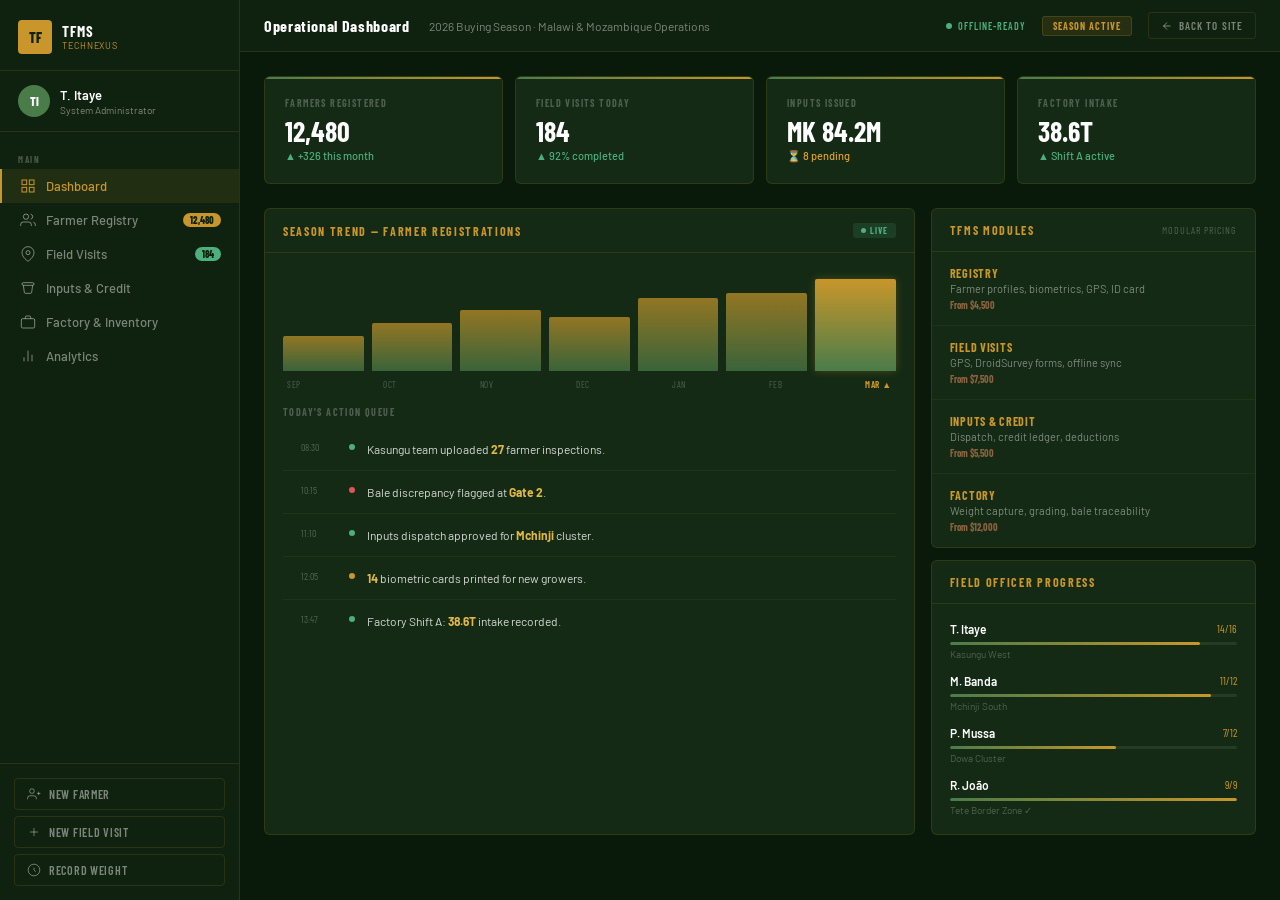
<file: tfms-application-mockup.html>
<!DOCTYPE html>
<html lang="en">
<head>
<meta charset="UTF-8"/><meta name="viewport" content="width=device-width,initial-scale=1"/>
<title>TFMS — Live Application Mockup</title>
<link href="https://fonts.googleapis.com/css2?family=Barlow:wght@300;400;500;600;700&family=Barlow+Condensed:wght@400;600;700;800&family=Cormorant+Garamond:ital,wght@0,300;0,600;1,300&display=swap" rel="stylesheet"/>
<style>
:root {
  --bg:       #0a1a0a;
  --surface1: #0f220f;
  --surface2: #142a14;
  --surface3: #1a3318;
  --border:   rgba(200,150,42,0.15);
  --gold:     #c8962a;
  --gold-l:   #e0b84a;
  --green-l:  #4a7c4a;
  --white:    #ffffff;
  --text:     rgba(255,255,255,0.82);
  --text-dim: rgba(255,255,255,0.45);
  --text-off: rgba(255,255,255,0.25);
  --success:  #4caf7d;
  --warn:     #e0a030;
  --danger:   #e05555;
  --earth:    #8b6340;
}
*,*::before,*::after{box-sizing:border-box;margin:0;padding:0;}
html,body{height:100%;overflow:hidden;font-family:'Barlow',sans-serif;background:var(--bg);color:var(--text);}

/* ── SHELL ── */
.app-shell{display:flex;height:100vh;overflow:hidden;}

/* ── SIDEBAR ── */
.sidebar{
  width:240px;flex-shrink:0;
  background:var(--surface1);
  border-right:1px solid var(--border);
  display:flex;flex-direction:column;
  overflow:hidden;
}
.sidebar-brand{
  padding:20px 18px 16px;
  border-bottom:1px solid var(--border);
  display:flex;align-items:center;gap:10px;
}
.brand-mark{
  width:34px;height:34px;background:var(--gold);border-radius:4px;
  display:flex;align-items:center;justify-content:center;
  font-family:'Barlow Condensed',sans-serif;font-weight:800;font-size:14px;
  color:var(--surface1);flex-shrink:0;
}
.brand-name{font-family:'Barlow Condensed',sans-serif;font-weight:700;font-size:15px;color:var(--white);letter-spacing:.06em;text-transform:uppercase;line-height:1.1;}
.brand-sub{font-size:9px;color:var(--gold);letter-spacing:.1em;text-transform:uppercase;}

.sidebar-user{
  padding:14px 18px;border-bottom:1px solid var(--border);
  display:flex;align-items:center;gap:10px;
}
.user-av{
  width:32px;height:32px;border-radius:50%;background:var(--green-l);
  display:flex;align-items:center;justify-content:center;
  font-family:'Barlow Condensed',sans-serif;font-weight:800;font-size:12px;color:var(--white);flex-shrink:0;
}
.user-name{font-size:13px;font-weight:600;color:var(--white);}
.user-role{font-size:10px;color:var(--text-dim);margin-top:1px;}

.sidebar-nav{flex:1;overflow-y:auto;padding:10px 0;}
.nav-section-label{
  font-family:'Barlow Condensed',sans-serif;font-size:9px;font-weight:700;
  letter-spacing:.18em;text-transform:uppercase;color:var(--text-off);
  padding:12px 18px 4px;
}
.nav-item{
  display:flex;align-items:center;gap:10px;padding:9px 18px;cursor:pointer;
  transition:background .15s,color .15s;border-left:2px solid transparent;
  font-size:13px;font-weight:500;color:var(--text-dim);
  position:relative;
}
.nav-item:hover{background:rgba(200,150,42,.06);color:var(--white);}
.nav-item.active{background:rgba(200,150,42,.1);color:var(--gold);border-left-color:var(--gold);}
.nav-item svg{width:16px;height:16px;stroke:currentColor;fill:none;stroke-width:1.5;flex-shrink:0;}
.nav-badge{
  margin-left:auto;background:var(--gold);color:var(--surface1);
  font-family:'Barlow Condensed',sans-serif;font-size:10px;font-weight:800;
  border-radius:10px;padding:1px 7px;
}
.nav-badge.green{background:var(--success);}

.sidebar-actions{padding:14px;border-top:1px solid var(--border);display:flex;flex-direction:column;gap:6px;}
.quick-btn{
  display:flex;align-items:center;gap:8px;padding:8px 12px;border-radius:4px;
  border:1px solid var(--border);background:transparent;cursor:pointer;
  font-family:'Barlow',sans-serif;font-size:12px;font-weight:600;color:var(--text-dim);
  transition:all .15s;text-transform:uppercase;letter-spacing:.06em;
  font-family:'Barlow Condensed',sans-serif;
}
.quick-btn:hover{border-color:var(--gold);color:var(--gold);background:rgba(200,150,42,.06);}
.quick-btn svg{width:14px;height:14px;stroke:currentColor;fill:none;stroke-width:1.5;flex-shrink:0;}

/* ── MAIN ── */
.main{flex:1;display:flex;flex-direction:column;overflow:hidden;}

/* Topbar */
.app-topbar{
  height:52px;flex-shrink:0;
  background:var(--surface1);border-bottom:1px solid var(--border);
  display:flex;align-items:center;padding:0 24px;gap:16px;
}
.app-topbar-title{
  font-family:'Barlow Condensed',sans-serif;font-weight:700;font-size:16px;
  color:var(--white);letter-spacing:.04em;
}
.app-topbar-sub{font-size:12px;color:var(--text-dim);margin-left:4px;}
.topbar-spacer{flex:1;}
.topbar-sync{
  display:flex;align-items:center;gap:6px;
  font-family:'Barlow Condensed',sans-serif;font-size:10px;font-weight:600;
  letter-spacing:.1em;text-transform:uppercase;color:var(--success);
}
.sync-dot{width:6px;height:6px;border-radius:50%;background:var(--success);animation:pulse 2s infinite;}
.topbar-badge-tag{
  background:rgba(200,150,42,.12);border:1px solid rgba(200,150,42,.2);
  border-radius:3px;padding:3px 10px;
  font-family:'Barlow Condensed',sans-serif;font-size:10px;font-weight:700;
  color:var(--gold);letter-spacing:.1em;text-transform:uppercase;
}
.topbar-back{
  display:flex;align-items:center;gap:6px;
  font-family:'Barlow Condensed',sans-serif;font-size:11px;font-weight:600;
  letter-spacing:.1em;text-transform:uppercase;color:var(--text-dim);
  text-decoration:none;transition:color .2s;padding:6px 12px;
  border:1px solid var(--border);border-radius:3px;
}
.topbar-back:hover{color:var(--gold);border-color:rgba(200,150,42,.3);}

/* Content area */
.content{flex:1;overflow-y:auto;padding:24px;}

/* Tab bar */
.tab-bar{display:flex;gap:2px;margin-bottom:24px;background:var(--surface2);border-radius:5px;padding:3px;}
.tab-btn{
  padding:8px 18px;border-radius:3px;cursor:pointer;
  font-family:'Barlow Condensed',sans-serif;font-size:12px;font-weight:700;
  letter-spacing:.08em;text-transform:uppercase;color:var(--text-dim);
  border:none;background:transparent;transition:all .15s;
}
.tab-btn.active{background:var(--gold);color:var(--surface1);}
.tab-btn:hover:not(.active){color:var(--white);background:rgba(255,255,255,.05);}

/* Stats row */
.stats-row{display:grid;grid-template-columns:repeat(4,1fr);gap:12px;margin-bottom:24px;}
.stat-card{
  background:var(--surface2);border:1px solid var(--border);
  border-radius:6px;padding:20px;
  position:relative;overflow:hidden;
}
.stat-card::before{
  content:'';position:absolute;top:0;left:0;right:0;height:2px;
  background:linear-gradient(90deg,var(--green-l),var(--gold));
}
.stat-label{font-family:'Barlow Condensed',sans-serif;font-size:10px;font-weight:700;letter-spacing:.14em;text-transform:uppercase;color:var(--text-off);margin-bottom:8px;}
.stat-val{font-family:'Barlow Condensed',sans-serif;font-size:28px;font-weight:700;color:var(--white);line-height:1;margin-bottom:4px;}
.stat-delta{font-size:11px;color:var(--success);font-weight:500;}
.stat-delta.warn{color:var(--warn);}

/* Panel grid */
.panel-grid{display:grid;grid-template-columns:2fr 1fr;gap:16px;margin-bottom:20px;}
.panel{background:var(--surface2);border:1px solid var(--border);border-radius:6px;overflow:hidden;}
.panel-header{
  display:flex;align-items:center;justify-content:space-between;
  padding:14px 18px;border-bottom:1px solid var(--border);
}
.panel-title{font-family:'Barlow Condensed',sans-serif;font-size:12px;font-weight:700;letter-spacing:.14em;text-transform:uppercase;color:var(--gold);}
.panel-badge{
  font-family:'Barlow Condensed',sans-serif;font-size:9px;font-weight:700;
  letter-spacing:.1em;text-transform:uppercase;
  background:rgba(76,175,125,.15);color:var(--success);
  border-radius:3px;padding:2px 8px;
  display:flex;align-items:center;gap:4px;
}
.panel-body{padding:18px;}

/* Chart bars */
.chart-bars{display:flex;align-items:flex-end;gap:8px;height:100px;margin-bottom:8px;}
.chart-bar-wrap{flex:1;display:flex;flex-direction:column;align-items:center;gap:4px;}
.chart-bar{
  width:100%;border-radius:2px 2px 0 0;
  background:linear-gradient(to top,var(--green-l),var(--gold));
  transition:height .3s ease;min-height:4px;
  opacity:.7;
}
.chart-bar.current{opacity:1;box-shadow:0 0 8px rgba(200,150,42,.3);}
.chart-lbl{font-size:9px;color:var(--text-off);font-family:'Barlow Condensed',sans-serif;letter-spacing:.06em;text-transform:uppercase;}

/* Activity feed */
.activity-list{display:flex;flex-direction:column;}
.activity-item{
  display:flex;align-items:flex-start;gap:12px;
  padding:12px 18px;border-bottom:1px solid rgba(200,150,42,.07);
  font-size:12px;
}
.activity-item:last-child{border-bottom:none;}
.activity-time{font-family:'Barlow Condensed',sans-serif;font-size:10px;color:var(--text-off);min-width:36px;margin-top:1px;}
.activity-dot{width:6px;height:6px;border-radius:50%;margin-top:4px;flex-shrink:0;}
.activity-text{color:var(--text);line-height:1.5;}
.activity-text strong{color:var(--gold-l);}

/* Officer progress */
.officer-list{display:flex;flex-direction:column;gap:14px;}
.officer-item{}
.officer-meta{display:flex;justify-content:space-between;margin-bottom:6px;}
.officer-name{font-size:12px;font-weight:600;color:var(--white);}
.officer-count{font-family:'Barlow Condensed',sans-serif;font-size:11px;color:var(--gold);}
.officer-bar{height:3px;background:rgba(255,255,255,.08);border-radius:2px;overflow:hidden;}
.officer-fill{height:100%;border-radius:2px;background:linear-gradient(90deg,var(--green-l),var(--gold));}
.officer-zone{font-size:10px;color:var(--text-off);margin-top:3px;}

/* ── FARMER TABLE TAB ── */
.table-toolbar{
  display:flex;align-items:center;gap:12px;margin-bottom:16px;flex-wrap:wrap;
}
.search-input{
  flex:1;min-width:200px;background:var(--surface2);border:1px solid var(--border);
  border-radius:4px;padding:9px 14px;
  font-family:'Barlow',sans-serif;font-size:13px;color:var(--white);outline:none;
  transition:border-color .2s;
}
.search-input:focus{border-color:var(--gold);}
.search-input::placeholder{color:var(--text-off);}
.filter-select{
  background:var(--surface2);border:1px solid var(--border);border-radius:4px;
  padding:9px 32px 9px 12px;font-size:12px;color:var(--text-dim);outline:none;
  font-family:'Barlow Condensed',sans-serif;letter-spacing:.06em;text-transform:uppercase;
  appearance:none;background-image:url("data:image/svg+xml,%3Csvg xmlns='http://www.w3.org/2000/svg' width='10' height='6' viewBox='0 0 10 6'%3E%3Cpath d='M1 1l4 4 4-4' stroke='%238a8a8a' stroke-width='1.2' fill='none' stroke-linecap='round'/%3E%3C/svg%3E");background-repeat:no-repeat;background-position:right 10px center;
}
.add-btn{
  background:var(--gold);color:var(--surface1);border:none;
  padding:9px 18px;border-radius:4px;cursor:pointer;
  font-family:'Barlow Condensed',sans-serif;font-size:12px;font-weight:800;
  letter-spacing:.1em;text-transform:uppercase;
  transition:background .15s;white-space:nowrap;
}
.add-btn:hover{background:var(--gold-l);}

.data-table{width:100%;border-collapse:collapse;}
.data-table thead th{
  background:var(--surface1);padding:10px 14px;text-align:left;
  font-family:'Barlow Condensed',sans-serif;font-size:10px;font-weight:700;
  letter-spacing:.15em;text-transform:uppercase;color:var(--text-off);
  border-bottom:1px solid var(--border);white-space:nowrap;
}
.data-table tbody tr{border-bottom:1px solid rgba(200,150,42,.06);transition:background .15s;cursor:pointer;}
.data-table tbody tr:hover{background:rgba(200,150,42,.05);}
.data-table td{padding:11px 14px;font-size:13px;color:var(--text);}
.td-id{font-family:'Barlow Condensed',sans-serif;font-size:11px;font-weight:700;color:var(--gold);letter-spacing:.06em;}
.td-name{font-weight:600;color:var(--white);}
.td-district{font-size:12px;color:var(--text-dim);}
.status-badge{
  display:inline-flex;align-items:center;gap:4px;
  border-radius:3px;padding:2px 8px;
  font-family:'Barlow Condensed',sans-serif;font-size:10px;font-weight:700;letter-spacing:.08em;text-transform:uppercase;
}
.status-active{background:rgba(76,175,125,.15);color:var(--success);}
.status-pending{background:rgba(224,160,48,.15);color:var(--warn);}
.status-suspended{background:rgba(224,85,85,.15);color:var(--danger);}
.biometric-chip{
  display:inline-flex;align-items:center;gap:4px;
  font-size:10px;color:var(--success);
  background:rgba(76,175,125,.1);border-radius:2px;padding:2px 6px;
  font-family:'Barlow Condensed',sans-serif;letter-spacing:.06em;
}

/* ── FIELD VISITS TAB ── */
.visits-grid{display:grid;grid-template-columns:repeat(3,1fr);gap:12px;}
.visit-card{
  background:var(--surface2);border:1px solid var(--border);
  border-radius:6px;padding:18px;
  position:relative;overflow:hidden;
}
.visit-card-top{display:flex;justify-content:space-between;align-items:flex-start;margin-bottom:12px;}
.visit-officer{font-size:12px;font-weight:600;color:var(--white);}
.visit-zone{font-size:10px;color:var(--text-dim);margin-top:2px;}
.visit-progress-val{font-family:'Barlow Condensed',sans-serif;font-size:20px;font-weight:700;color:var(--gold);}
.visit-progress-lbl{font-size:9px;color:var(--text-off);text-align:right;}
.visit-bar{height:3px;background:rgba(255,255,255,.08);border-radius:2px;overflow:hidden;margin-bottom:10px;}
.visit-fill{height:100%;border-radius:2px;background:linear-gradient(90deg,var(--green-l),var(--gold));}
.visit-meta{display:flex;gap:12px;font-size:11px;color:var(--text-off);}
.visit-tag{
  display:inline-flex;align-items:center;gap:3px;
  font-family:'Barlow Condensed',sans-serif;font-size:9px;font-weight:700;letter-spacing:.1em;text-transform:uppercase;
  background:rgba(200,150,42,.1);color:var(--gold);border-radius:2px;padding:2px 7px;margin-top:8px;
}

/* Factory tab */
.factory-row{display:grid;grid-template-columns:1fr 1fr;gap:16px;}
.factory-intake{background:var(--surface2);border:1px solid var(--border);border-radius:6px;padding:22px;}
.fi-header{display:flex;align-items:center;justify-content:space-between;margin-bottom:18px;}
.fi-title{font-family:'Barlow Condensed',sans-serif;font-size:12px;font-weight:700;letter-spacing:.14em;text-transform:uppercase;color:var(--gold);}
.fi-shift{font-size:11px;color:var(--success);display:flex;align-items:center;gap:5px;}
.fi-shift::before{content:'';width:6px;height:6px;border-radius:50%;background:var(--success);}
.bale-table{width:100%;border-collapse:collapse;}
.bale-table th{font-family:'Barlow Condensed',sans-serif;font-size:10px;font-weight:700;letter-spacing:.14em;text-transform:uppercase;color:var(--text-off);padding:6px 10px;border-bottom:1px solid var(--border);text-align:left;}
.bale-table td{padding:10px 10px;font-size:12px;color:var(--text);border-bottom:1px solid rgba(200,150,42,.05);}
.bale-grade{font-family:'Barlow Condensed',sans-serif;font-weight:700;color:var(--gold-l);}
.bale-weight{font-weight:600;}

/* Analytics */
.analytics-row{display:grid;grid-template-columns:1fr 1fr;gap:16px;margin-bottom:16px;}
.kpi-card{background:var(--surface2);border:1px solid var(--border);border-radius:6px;padding:22px;}
.kpi-header{font-family:'Barlow Condensed',sans-serif;font-size:10px;font-weight:700;letter-spacing:.14em;text-transform:uppercase;color:var(--text-off);margin-bottom:14px;}
.kpi-big{font-family:'Barlow Condensed',sans-serif;font-size:40px;font-weight:700;color:var(--white);line-height:1;margin-bottom:4px;}
.kpi-sub{font-size:11px;color:var(--success);}

/* Scroll */
.content::-webkit-scrollbar{width:4px;}
.content::-webkit-scrollbar-track{background:transparent;}
.content::-webkit-scrollbar-thumb{background:rgba(200,150,42,.2);border-radius:2px;}

/* Tabs */
.tab-pane{display:none;}
.tab-pane.active{display:block;}

@keyframes pulse{0%,100%{opacity:1;transform:scale(1);}50%{opacity:.6;transform:scale(1.3);}}

/* Mobile sidebar toggle */
.mob-sidebar-btn{
  display:none;background:none;border:none;cursor:pointer;
  color:var(--text-dim);padding:4px;
}
.mob-sidebar-btn svg{width:20px;height:20px;stroke:currentColor;fill:none;stroke-width:1.5;}
@media(max-width:900px){
  .sidebar{position:absolute;z-index:100;height:100%;transform:translateX(-100%);transition:transform .3s;}
  .sidebar.open{transform:none;}
  .mob-sidebar-btn{display:flex;}
  .stats-row{grid-template-columns:1fr 1fr;}
  .panel-grid{grid-template-columns:1fr;}
  .visits-grid{grid-template-columns:1fr 1fr;}
  .factory-row{grid-template-columns:1fr;}
  .analytics-row{grid-template-columns:1fr;}
}
@media(max-width:500px){
  .stats-row{grid-template-columns:1fr 1fr;}
  .visits-grid{grid-template-columns:1fr;}
  .sidebar{width:220px;}
}
</style>
</head>
<body>
<div class="app-shell">

  <!-- SIDEBAR -->
  <div class="sidebar" id="sidebar">
    <div class="sidebar-brand">
      <div class="brand-mark">TF</div>
      <div><div class="brand-name">TFMS</div><div class="brand-sub">TechNexus</div></div>
    </div>
    <div class="sidebar-user">
      <div class="user-av">TI</div>
      <div><div class="user-name">T. Itaye</div><div class="user-role">System Administrator</div></div>
    </div>
    <nav class="sidebar-nav">
      <div class="nav-section-label">Main</div>
      <div class="nav-item active" onclick="switchTab('dashboard', this)">
        <svg viewBox="0 0 24 24"><rect x="3" y="3" width="7" height="7"/><rect x="14" y="3" width="7" height="7"/><rect x="3" y="14" width="7" height="7"/><rect x="14" y="14" width="7" height="7"/></svg>
        Dashboard
      </div>
      <div class="nav-item" onclick="switchTab('registry', this)">
        <svg viewBox="0 0 24 24"><path d="M17 21v-2a4 4 0 0 0-4-4H5a4 4 0 0 0-4 4v2"/><circle cx="9" cy="7" r="4"/><path d="M23 21v-2a4 4 0 0 0-3-3.87"/><path d="M16 3.13a4 4 0 0 1 0 7.75"/></svg>
        Farmer Registry
        <span class="nav-badge">12,480</span>
      </div>
      <div class="nav-item" onclick="switchTab('field', this)">
        <svg viewBox="0 0 24 24"><path d="M21 10c0 7-9 13-9 13s-9-6-9-13a9 9 0 0 1 18 0z"/><circle cx="12" cy="10" r="3"/></svg>
        Field Visits
        <span class="nav-badge green">184</span>
      </div>
      <div class="nav-item" onclick="switchTab('inputs', this)">
        <svg viewBox="0 0 24 24"><path d="M5 8h14M5 8a2 2 0 0 1-2-2V6a2 2 0 0 1 2-2h14a2 2 0 0 1 2 2v0a2 2 0 0 1-2 2"/><path d="M5 8l1.5 10.5a2 2 0 0 0 2 1.5h7a2 2 0 0 0 2-1.5L19 8"/></svg>
        Inputs &amp; Credit
      </div>
      <div class="nav-item" onclick="switchTab('factory', this)">
        <svg viewBox="0 0 24 24"><rect x="2" y="7" width="20" height="14" rx="2"/><path d="M16 7V5a2 2 0 0 0-2-2h-4a2 2 0 0 0-2 2v2"/></svg>
        Factory &amp; Inventory
      </div>
      <div class="nav-item" onclick="switchTab('analytics', this)">
        <svg viewBox="0 0 24 24"><line x1="18" y1="20" x2="18" y2="10"/><line x1="12" y1="20" x2="12" y2="4"/><line x1="6" y1="20" x2="6" y2="14"/></svg>
        Analytics
      </div>
    </nav>
    <div class="sidebar-actions">
      <button class="quick-btn" onclick="showToast('New Farmer form opened')">
        <svg viewBox="0 0 24 24"><path d="M16 21v-2a4 4 0 0 0-4-4H5a4 4 0 0 0-4 4v2"/><circle cx="8.5" cy="7" r="4"/><line x1="20" y1="8" x2="20" y2="14"/><line x1="23" y1="11" x2="17" y2="11"/></svg>
        New Farmer
      </button>
      <button class="quick-btn" onclick="showToast('New Field Visit form opened')">
        <svg viewBox="0 0 24 24"><path d="M12 5v14"/><path d="M5 12h14"/></svg>
        New Field Visit
      </button>
      <button class="quick-btn" onclick="showToast('Weight capture screen opened')">
        <svg viewBox="0 0 24 24"><circle cx="12" cy="12" r="10"/><path d="M12 8v4l3 3"/></svg>
        Record Weight
      </button>
    </div>
  </div>

  <!-- MAIN AREA -->
  <div class="main">
    <!-- App Topbar -->
    <div class="app-topbar">
      <button class="mob-sidebar-btn" id="sidebarToggle">
        <svg viewBox="0 0 24 24"><line x1="3" y1="6" x2="21" y2="6"/><line x1="3" y1="12" x2="21" y2="12"/><line x1="3" y1="18" x2="21" y2="18"/></svg>
      </button>
      <span class="app-topbar-title" id="pageTitle">Operational Dashboard</span>
      <span class="app-topbar-sub" id="pageSubtitle">2026 Buying Season · Malawi &amp; Mozambique Operations</span>
      <div class="topbar-spacer"></div>
      <div class="topbar-sync"><span class="sync-dot"></span>Offline-ready</div>
      <div class="topbar-badge-tag">Season Active</div>
      <a href="index.html" class="topbar-back">
        <svg viewBox="0 0 24 24" style="width:12px;height:12px;stroke:currentColor;fill:none;stroke-width:2;"><path d="M19 12H5"/><path d="M12 5l-7 7 7 7"/></svg>
        Back to Site
      </a>
    </div>

    <div class="content">

      <!-- ══ DASHBOARD TAB ══ -->
      <div class="tab-pane active" id="tab-dashboard">
        <div class="stats-row">
          <div class="stat-card">
            <div class="stat-label">Farmers Registered</div>
            <div class="stat-val">12,480</div>
            <div class="stat-delta">▲ +326 this month</div>
          </div>
          <div class="stat-card">
            <div class="stat-label">Field Visits Today</div>
            <div class="stat-val">184</div>
            <div class="stat-delta">▲ 92% completed</div>
          </div>
          <div class="stat-card">
            <div class="stat-label">Inputs Issued</div>
            <div class="stat-val">MK 84.2M</div>
            <div class="stat-delta warn">⏳ 8 pending</div>
          </div>
          <div class="stat-card">
            <div class="stat-label">Factory Intake</div>
            <div class="stat-val">38.6T</div>
            <div class="stat-delta">▲ Shift A active</div>
          </div>
        </div>

        <div class="panel-grid">
          <!-- Chart panel -->
          <div class="panel">
            <div class="panel-header">
              <span class="panel-title">Season Trend — Farmer Registrations</span>
              <span class="panel-badge"><span style="width:5px;height:5px;border-radius:50%;background:var(--success);display:inline-block;"></span>Live</span>
            </div>
            <div class="panel-body">
              <div class="chart-bars" id="chartBars"></div>
              <div style="display:flex;justify-content:space-between;padding:0 4px;">
                <span style="font-size:9px;color:var(--text-off);font-family:'Barlow Condensed',sans-serif;letter-spacing:.06em;">SEP</span>
                <span style="font-size:9px;color:var(--text-off);font-family:'Barlow Condensed',sans-serif;letter-spacing:.06em;">OCT</span>
                <span style="font-size:9px;color:var(--text-off);font-family:'Barlow Condensed',sans-serif;letter-spacing:.06em;">NOV</span>
                <span style="font-size:9px;color:var(--text-off);font-family:'Barlow Condensed',sans-serif;letter-spacing:.06em;">DEC</span>
                <span style="font-size:9px;color:var(--text-off);font-family:'Barlow Condensed',sans-serif;letter-spacing:.06em;">JAN</span>
                <span style="font-size:9px;color:var(--text-off);font-family:'Barlow Condensed',sans-serif;letter-spacing:.06em;">FEB</span>
                <span style="font-size:9px;color:var(--gold);font-family:'Barlow Condensed',sans-serif;letter-spacing:.06em;font-weight:700;">MAR ▲</span>
              </div>
              <div style="height:16px;"></div>
              <!-- Today action queue -->
              <div style="font-family:'Barlow Condensed',sans-serif;font-size:10px;font-weight:700;letter-spacing:.14em;text-transform:uppercase;color:var(--text-off);margin-bottom:10px;">Today's Action Queue</div>
              <div class="activity-list">
                <div class="activity-item"><div class="activity-time">08:30</div><div class="activity-dot" style="background:var(--success)"></div><div class="activity-text">Kasungu team uploaded <strong>27</strong> farmer inspections.</div></div>
                <div class="activity-item"><div class="activity-time">10:15</div><div class="activity-dot" style="background:var(--danger)"></div><div class="activity-text">Bale discrepancy flagged at <strong>Gate 2</strong>.</div></div>
                <div class="activity-item"><div class="activity-time">11:10</div><div class="activity-dot" style="background:var(--success)"></div><div class="activity-text">Inputs dispatch approved for <strong>Mchinji</strong> cluster.</div></div>
                <div class="activity-item"><div class="activity-time">12:05</div><div class="activity-dot" style="background:var(--gold)"></div><div class="activity-text"><strong>14</strong> biometric cards printed for new growers.</div></div>
                <div class="activity-item"><div class="activity-time">13:47</div><div class="activity-dot" style="background:var(--success)"></div><div class="activity-text">Factory Shift A: <strong>38.6T</strong> intake recorded.</div></div>
              </div>
            </div>
          </div>

          <!-- Right panels -->
          <div style="display:flex;flex-direction:column;gap:12px;">
            <!-- Modules quick links -->
            <div class="panel">
              <div class="panel-header"><span class="panel-title">TFMS Modules</span><span style="font-size:10px;color:var(--text-off);font-family:'Barlow Condensed',sans-serif;letter-spacing:.1em;">MODULAR PRICING</span></div>
              <div style="display:flex;flex-direction:column;gap:1px;background:rgba(200,150,42,.08);">
                <div onclick="switchTab('registry',document.querySelector('[onclick*=registry]'))" style="background:var(--surface2);padding:14px 18px;cursor:pointer;transition:background .15s;" onmouseover="this.style.background='rgba(200,150,42,.08)'" onmouseout="this.style.background='var(--surface2)'">
                  <div style="font-family:'Barlow Condensed',sans-serif;font-size:12px;font-weight:700;color:var(--gold);text-transform:uppercase;letter-spacing:.06em;">Registry</div>
                  <div style="font-size:11px;color:var(--text-dim);margin-top:2px;">Farmer profiles, biometrics, GPS, ID card</div>
                  <div style="font-size:10px;color:var(--earth);font-family:'Barlow Condensed',sans-serif;margin-top:4px;font-weight:700;">From $4,500</div>
                </div>
                <div onclick="switchTab('field',document.querySelector('[onclick*=field]'))" style="background:var(--surface2);padding:14px 18px;cursor:pointer;transition:background .15s;" onmouseover="this.style.background='rgba(200,150,42,.08)'" onmouseout="this.style.background='var(--surface2)'">
                  <div style="font-family:'Barlow Condensed',sans-serif;font-size:12px;font-weight:700;color:var(--gold);text-transform:uppercase;letter-spacing:.06em;">Field Visits</div>
                  <div style="font-size:11px;color:var(--text-dim);margin-top:2px;">GPS, DroidSurvey forms, offline sync</div>
                  <div style="font-size:10px;color:var(--earth);font-family:'Barlow Condensed',sans-serif;margin-top:4px;font-weight:700;">From $7,500</div>
                </div>
                <div onclick="switchTab('inputs',document.querySelector('[onclick*=inputs]'))" style="background:var(--surface2);padding:14px 18px;cursor:pointer;transition:background .15s;" onmouseover="this.style.background='rgba(200,150,42,.08)'" onmouseout="this.style.background='var(--surface2)'">
                  <div style="font-family:'Barlow Condensed',sans-serif;font-size:12px;font-weight:700;color:var(--gold);text-transform:uppercase;letter-spacing:.06em;">Inputs &amp; Credit</div>
                  <div style="font-size:11px;color:var(--text-dim);margin-top:2px;">Dispatch, credit ledger, deductions</div>
                  <div style="font-size:10px;color:var(--earth);font-family:'Barlow Condensed',sans-serif;margin-top:4px;font-weight:700;">From $5,500</div>
                </div>
                <div onclick="switchTab('factory',document.querySelector('[onclick*=factory]'))" style="background:var(--surface2);padding:14px 18px;cursor:pointer;transition:background .15s;" onmouseover="this.style.background='rgba(200,150,42,.08)'" onmouseout="this.style.background='var(--surface2)'">
                  <div style="font-family:'Barlow Condensed',sans-serif;font-size:12px;font-weight:700;color:var(--gold);text-transform:uppercase;letter-spacing:.06em;">Factory</div>
                  <div style="font-size:11px;color:var(--text-dim);margin-top:2px;">Weight capture, grading, bale traceability</div>
                  <div style="font-size:10px;color:var(--earth);font-family:'Barlow Condensed',sans-serif;margin-top:4px;font-weight:700;">From $12,000</div>
                </div>
              </div>
            </div>

            <!-- Officer progress -->
            <div class="panel">
              <div class="panel-header"><span class="panel-title">Field Officer Progress</span></div>
              <div class="panel-body">
                <div class="officer-list">
                  <div class="officer-item">
                    <div class="officer-meta"><span class="officer-name">T. Itaye</span><span class="officer-count">14/16</span></div>
                    <div class="officer-bar"><div class="officer-fill" style="width:87%"></div></div>
                    <div class="officer-zone">Kasungu West</div>
                  </div>
                  <div class="officer-item">
                    <div class="officer-meta"><span class="officer-name">M. Banda</span><span class="officer-count">11/12</span></div>
                    <div class="officer-bar"><div class="officer-fill" style="width:91%"></div></div>
                    <div class="officer-zone">Mchinji South</div>
                  </div>
                  <div class="officer-item">
                    <div class="officer-meta"><span class="officer-name">P. Mussa</span><span class="officer-count">7/12</span></div>
                    <div class="officer-bar"><div class="officer-fill" style="width:58%"></div></div>
                    <div class="officer-zone">Dowa Cluster</div>
                  </div>
                  <div class="officer-item">
                    <div class="officer-meta"><span class="officer-name">R. João</span><span class="officer-count">9/9</span></div>
                    <div class="officer-bar"><div class="officer-fill" style="width:100%"></div></div>
                    <div class="officer-zone">Tete Border Zone ✓</div>
                  </div>
                </div>
              </div>
            </div>
          </div>
        </div>
      </div>

      <!-- ══ FARMER REGISTRY TAB ══ -->
      <div class="tab-pane" id="tab-registry">
        <div class="table-toolbar">
          <input class="search-input" type="text" placeholder="Search by name, ID, district…" oninput="filterTable(this.value)"/>
          <select class="filter-select" onchange="filterDistrict(this.value)">
            <option value="">All Districts</option>
            <option>Kasungu</option>
            <option>Lilongwe</option>
            <option>Mchinji</option>
            <option>Dowa</option>
          </select>
          <select class="filter-select">
            <option value="">All Statuses</option>
            <option>Active</option>
            <option>Pending</option>
            <option>Suspended</option>
          </select>
          <button class="add-btn" onclick="showToast('New Farmer registration opened')">+ New Farmer</button>
        </div>
        <div style="background:var(--surface2);border:1px solid var(--border);border-radius:6px;overflow:hidden;">
          <table class="data-table" id="farmerTable">
            <thead>
              <tr>
                <th>Grower ID</th>
                <th>Full Name</th>
                <th>District</th>
                <th>Crop</th>
                <th>Hectares</th>
                <th>Status</th>
                <th>Biometric</th>
                <th>Registered</th>
              </tr>
            </thead>
            <tbody id="farmerTbody"></tbody>
          </table>
          <div style="padding:12px 18px;border-top:1px solid var(--border);display:flex;justify-content:space-between;align-items:center;">
            <span style="font-family:'Barlow Condensed',sans-serif;font-size:11px;color:var(--text-off);letter-spacing:.08em;text-transform:uppercase;">Showing 15 of 12,480 farmers</span>
            <div style="display:flex;gap:6px;">
              <button style="background:var(--surface1);border:1px solid var(--border);color:var(--text-dim);padding:5px 12px;border-radius:3px;cursor:pointer;font-size:12px;">Prev</button>
              <button style="background:var(--gold);border:none;color:var(--surface1);padding:5px 12px;border-radius:3px;cursor:pointer;font-size:12px;font-weight:700;">1</button>
              <button style="background:var(--surface1);border:1px solid var(--border);color:var(--text-dim);padding:5px 12px;border-radius:3px;cursor:pointer;font-size:12px;">2</button>
              <button style="background:var(--surface1);border:1px solid var(--border);color:var(--text-dim);padding:5px 12px;border-radius:3px;cursor:pointer;font-size:12px;">Next</button>
            </div>
          </div>
        </div>
      </div>

      <!-- ══ FIELD VISITS TAB ══ -->
      <div class="tab-pane" id="tab-field">
        <div class="stats-row" style="margin-bottom:20px;">
          <div class="stat-card"><div class="stat-label">Visits Today</div><div class="stat-val">184</div><div class="stat-delta">▲ 92% done</div></div>
          <div class="stat-card"><div class="stat-label">Officers Active</div><div class="stat-val">24</div><div class="stat-delta">▲ 3 offline</div></div>
          <div class="stat-card"><div class="stat-label">GAP Compliance</div><div class="stat-val">87%</div><div class="stat-delta warn">▼ -2% vs last wk</div></div>
          <div class="stat-card"><div class="stat-label">Pending Sync</div><div class="stat-val">14</div><div class="stat-delta warn">⏳ Uploading…</div></div>
        </div>
        <div class="visits-grid" id="visitsGrid"></div>
      </div>

      <!-- ══ INPUTS & CREDIT TAB ══ -->
      <div class="tab-pane" id="tab-inputs">
        <div class="stats-row" style="margin-bottom:20px;">
          <div class="stat-card"><div class="stat-label">Inputs Issued</div><div class="stat-val">MK 84.2M</div><div class="stat-delta">▲ Season to date</div></div>
          <div class="stat-card"><div class="stat-label">Pending Dispatch</div><div class="stat-val">8</div><div class="stat-delta warn">⏳ Awaiting approval</div></div>
          <div class="stat-card"><div class="stat-label">Credit Exposure</div><div class="stat-val">MK 142M</div><div class="stat-delta warn">▼ 12 risk flags</div></div>
          <div class="stat-card"><div class="stat-label">Recovery Rate</div><div class="stat-val">78%</div><div class="stat-delta">▲ Season avg</div></div>
        </div>
        <div class="panel">
          <div class="panel-header"><span class="panel-title">Recent Dispatch Notes</span><button class="add-btn" onclick="showToast('New dispatch note opened')" style="font-size:11px;padding:5px 12px;">+ New Dispatch</button></div>
          <div style="overflow-x:auto;">
            <table class="data-table">
              <thead><tr><th>Dispatch ID</th><th>Grower</th><th>District</th><th>Input Type</th><th>Quantity</th><th>Value (MWK)</th><th>Status</th><th>Date</th></tr></thead>
              <tbody>
                <tr onclick="showToast('Opening dispatch DN-2026-0847')"><td class="td-id">DN-2026-0847</td><td class="td-name">Chitedze, James B.</td><td class="td-district">Kasungu</td><td>Fertiliser (23:21:0)</td><td>2 × 50kg</td><td>MK 28,400</td><td><span class="status-badge status-active">Confirmed</span></td><td style="color:var(--text-dim);font-size:11px;">2026-03-18</td></tr>
                <tr onclick="showToast('Opening dispatch DN-2026-0846')"><td class="td-id">DN-2026-0846</td><td class="td-name">Mwanza, Grace T.</td><td class="td-district">Mchinji</td><td>Seed (Flue-cured)</td><td>3 × 100g pkt</td><td>MK 9,600</td><td><span class="status-badge status-pending">Pending</span></td><td style="color:var(--text-dim);font-size:11px;">2026-03-18</td></tr>
                <tr onclick="showToast('Opening dispatch DN-2026-0845')"><td class="td-id">DN-2026-0845</td><td class="td-name">Phiri, Emmanuel K.</td><td class="td-district">Dowa</td><td>Chemical (Ridomil)</td><td>4 × 1L</td><td>MK 44,000</td><td><span class="status-badge status-active">Confirmed</span></td><td style="color:var(--text-dim);font-size:11px;">2026-03-17</td></tr>
                <tr onclick="showToast('Opening dispatch DN-2026-0844')"><td class="td-id">DN-2026-0844</td><td class="td-name">Nkhata, Lucia M.</td><td class="td-district">Lilongwe</td><td>Fertiliser (CAN)</td><td>4 × 50kg</td><td>MK 56,000</td><td><span class="status-badge status-active">Confirmed</span></td><td style="color:var(--text-dim);font-size:11px;">2026-03-17</td></tr>
                <tr onclick="showToast('Opening dispatch DN-2026-0843')"><td class="td-id">DN-2026-0843</td><td class="td-name">Tembo, Patrick J.</td><td class="td-district">Kasungu</td><td>Seed (Burley)</td><td>2 × 100g pkt</td><td>MK 6,400</td><td><span class="status-badge status-suspended">Held — Risk Flag</span></td><td style="color:var(--text-dim);font-size:11px;">2026-03-16</td></tr>
              </tbody>
            </table>
          </div>
        </div>
      </div>

      <!-- ══ FACTORY TAB ══ -->
      <div class="tab-pane" id="tab-factory">
        <div class="stats-row" style="margin-bottom:20px;">
          <div class="stat-card"><div class="stat-label">Today's Intake</div><div class="stat-val">38.6T</div><div class="stat-delta">▲ Shift A</div></div>
          <div class="stat-card"><div class="stat-label">Bales Processed</div><div class="stat-val">247</div><div class="stat-delta">▲ 12 pending QC</div></div>
          <div class="stat-card"><div class="stat-label">Season Total</div><div class="stat-val">1,842T</div><div class="stat-delta">▲ On target</div></div>
          <div class="stat-card"><div class="stat-label">Credit Deducted</div><div class="stat-val">MK 28.4M</div><div class="stat-delta">▲ Auto-applied</div></div>
        </div>
        <div class="factory-row">
          <div class="factory-intake">
            <div class="fi-header">
              <span class="fi-title">Live Bale Intake — Shift A</span>
              <span class="fi-shift">Shift A Active</span>
            </div>
            <table class="bale-table">
              <thead><tr><th>Bale ID</th><th>Grower</th><th>Grade</th><th>Weight (kg)</th><th>Time</th><th>Status</th></tr></thead>
              <tbody id="baleBody"></tbody>
            </table>
          </div>
          <div style="display:flex;flex-direction:column;gap:12px;">
            <div class="factory-intake">
              <div class="fi-header"><span class="fi-title">Grade Summary</span></div>
              <div id="gradeSummary"></div>
            </div>
            <div class="factory-intake">
              <div class="fi-header"><span class="fi-title">Shift Notes</span></div>
              <div style="font-size:12px;color:var(--text-dim);line-height:1.7;">
                Gate 2 discrepancy at 10:15 — under investigation.<br/>
                Scale calibrated 07:30 — certified.<br/>
                Shift handover at 15:00 CAT.
              </div>
            </div>
          </div>
        </div>
      </div>

      <!-- ══ ANALYTICS TAB ══ -->
      <div class="tab-pane" id="tab-analytics">
        <div class="analytics-row">
          <div class="kpi-card">
            <div class="kpi-header">Season Registrations vs Target</div>
            <div class="kpi-big">12,480</div>
            <div class="kpi-sub">▲ 124.8% of 10,000 target</div>
          </div>
          <div class="kpi-card">
            <div class="kpi-header">GAP Compliance Score</div>
            <div class="kpi-big">87%</div>
            <div class="kpi-sub">▲ +4% vs last season</div>
          </div>
        </div>
        <div class="analytics-row">
          <div class="kpi-card">
            <div class="kpi-header">Credit Recovery Rate</div>
            <div class="kpi-big">78%</div>
            <div class="kpi-sub" style="color:var(--warn);">▼ Target: 90%</div>
          </div>
          <div class="kpi-card">
            <div class="kpi-header">Factory Intake Season Total</div>
            <div class="kpi-big">1,842T</div>
            <div class="kpi-sub">▲ On pace for 2,400T season target</div>
          </div>
        </div>
        <div class="panel">
          <div class="panel-header"><span class="panel-title">Regional Performance Summary</span><button class="add-btn" onclick="showToast('Exporting to Excel…')" style="font-size:11px;padding:5px 12px;">Export Excel</button></div>
          <div style="overflow-x:auto;">
            <table class="data-table">
              <thead><tr><th>District</th><th>Registered Farmers</th><th>Field Visits</th><th>GAP Score</th><th>Inputs Issued</th><th>Factory Intake</th><th>Credit Recovery</th></tr></thead>
              <tbody>
                <tr><td class="td-name">Kasungu</td><td>4,280</td><td>68</td><td><span class="status-badge status-active">91%</span></td><td>MK 28.4M</td><td>14.2T</td><td>82%</td></tr>
                <tr><td class="td-name">Mchinji</td><td>3,100</td><td>42</td><td><span class="status-badge status-active">88%</span></td><td>MK 20.1M</td><td>10.4T</td><td>79%</td></tr>
                <tr><td class="td-name">Lilongwe</td><td>2,640</td><td>48</td><td><span class="status-badge status-pending">74%</span></td><td>MK 18.2M</td><td>8.8T</td><td>71%</td></tr>
                <tr><td class="td-name">Dowa</td><td>2,460</td><td>26</td><td><span class="status-badge status-pending">79%</span></td><td>MK 17.5M</td><td>5.2T</td><td>76%</td></tr>
              </tbody>
            </table>
          </div>
        </div>
      </div>

    </div><!-- /content -->
  </div><!-- /main -->
</div><!-- /app-shell -->

<!-- TOAST -->
<div id="toast" style="position:fixed;bottom:24px;right:24px;background:var(--surface3);border:1px solid var(--border);border-left:3px solid var(--gold);border-radius:4px;padding:12px 20px;font-size:13px;color:var(--text);font-family:'Barlow',sans-serif;z-index:999;opacity:0;transform:translateY(8px);transition:all .3s;pointer-events:none;"></div>

<script>
// Tab switching
function switchTab(id, el) {
  document.querySelectorAll('.tab-pane').forEach(p => p.classList.remove('active'));
  document.querySelectorAll('.nav-item').forEach(n => n.classList.remove('active'));
  document.getElementById('tab-'+id).classList.add('active');
  if(el) el.classList.add('active');
  const titles = {
    dashboard:'Operational Dashboard',registry:'Farmer Registry',
    field:'Field Visits',inputs:'Inputs & Credit',
    factory:'Factory & Inventory',analytics:'Analytics'
  };
  const subs = {
    dashboard:'2026 Buying Season · Malawi & Mozambique Operations',
    registry:'Digital grower registration with biometrics',
    field:'GPS visit management · Offline-capable',
    inputs:'Seed, fertiliser and chemical dispatch',
    factory:'Weight capture · Bale traceability · Shift reporting',
    analytics:'Seasonal dashboards · Power BI / Excel export'
  };
  document.getElementById('pageTitle').textContent = titles[id];
  document.getElementById('pageSubtitle').innerHTML = subs[id];
}

// Toast
function showToast(msg){
  const t=document.getElementById('toast');
  t.textContent=msg;
  t.style.opacity='1';t.style.transform='translateY(0)';
  setTimeout(()=>{t.style.opacity='0';t.style.transform='translateY(8px)';},2200);
}

// Mobile sidebar
document.getElementById('sidebarToggle').addEventListener('click',()=>{
  document.getElementById('sidebar').classList.toggle('open');
});

// Chart bars
const barData=[42,58,73,65,88,94,110];
const chartEl=document.getElementById('chartBars');
barData.forEach((v,i)=>{
  const w=document.createElement('div');w.className='chart-bar-wrap';
  const b=document.createElement('div');b.className='chart-bar'+(i===6?' current':'');
  b.style.height='0';
  setTimeout(()=>b.style.height=(v/120*100)+'px',200+i*80);
  w.appendChild(b);chartEl.appendChild(w);
});

// Farmer table data
const farmers=[
  {id:'GRW-KS-10482',name:'Chitedze, James B.',district:'Kasungu',crop:'Flue-cured Tobacco',ha:'2.4',status:'active',bio:true,date:'2025-10-12'},
  {id:'GRW-MC-09841',name:'Mwanza, Grace T.',district:'Mchinji',crop:'Burley Tobacco',ha:'1.8',status:'active',bio:true,date:'2025-10-08'},
  {id:'GRW-DW-08764',name:'Phiri, Emmanuel K.',district:'Dowa',crop:'Flue-cured Tobacco',ha:'3.1',status:'active',bio:true,date:'2025-10-15'},
  {id:'GRW-LL-07391',name:'Nkhata, Lucia M.',district:'Lilongwe',crop:'Maize / Groundnuts',ha:'1.2',status:'pending',bio:false,date:'2025-11-03'},
  {id:'GRW-KS-10479',name:'Tembo, Patrick J.',district:'Kasungu',crop:'Burley Tobacco',ha:'2.0',status:'suspended',bio:true,date:'2025-10-10'},
  {id:'GRW-MC-09712',name:'Banda, Florence M.',district:'Mchinji',crop:'Flue-cured Tobacco',ha:'2.8',status:'active',bio:true,date:'2025-10-06'},
  {id:'GRW-DW-08832',name:'Chilowa, Robert A.',district:'Dowa',crop:'Burley Tobacco',ha:'1.6',status:'active',bio:true,date:'2025-10-18'},
  {id:'GRW-LL-07254',name:'Gondwe, Mary C.',district:'Lilongwe',crop:'Flue-cured Tobacco',ha:'2.2',status:'active',bio:true,date:'2025-10-22'},
  {id:'GRW-KS-10391',name:'Mbewe, George T.',district:'Kasungu',crop:'Burley Tobacco',ha:'3.4',status:'active',bio:true,date:'2025-09-28'},
  {id:'GRW-MC-09654',name:'Kaunda, Alice B.',district:'Mchinji',crop:'Flue-cured Tobacco',ha:'1.9',status:'active',bio:false,date:'2025-10-14'},
  {id:'GRW-DW-08714',name:'Zuze, Daniel K.',district:'Dowa',crop:'Maize / Tobacco',ha:'2.6',status:'active',bio:true,date:'2025-10-09'},
  {id:'GRW-LL-07182',name:'Mhango, Violet J.',district:'Lilongwe',crop:'Flue-cured Tobacco',ha:'1.4',status:'pending',bio:false,date:'2025-11-12'},
  {id:'GRW-KS-10348',name:'Phoya, Samuel R.',district:'Kasungu',crop:'Burley Tobacco',ha:'2.1',status:'active',bio:true,date:'2025-10-05'},
  {id:'GRW-MC-09590',name:'Chirwa, Esther P.',district:'Mchinji',crop:'Flue-cured Tobacco',ha:'3.0',status:'active',bio:true,date:'2025-10-11'},
  {id:'GRW-DW-08671',name:'Msiska, Henry C.',district:'Dowa',crop:'Burley Tobacco',ha:'1.7',status:'active',bio:true,date:'2025-10-16'},
];
function renderFarmers(list){
  const tb=document.getElementById('farmerTbody');
  tb.innerHTML=list.map(f=>`
    <tr onclick="showToast('Opening grower profile: ${f.name}')">
      <td class="td-id">${f.id}</td>
      <td class="td-name">${f.name}</td>
      <td class="td-district">${f.district}</td>
      <td style="font-size:12px;color:var(--text-dim)">${f.crop}</td>
      <td style="font-family:'Barlow Condensed',sans-serif;font-weight:700;color:var(--white)">${f.ha} ha</td>
      <td><span class="status-badge status-${f.status}">${f.status==='active'?'Active':f.status==='pending'?'Pending Verification':'Suspended'}</span></td>
      <td>${f.bio?'<span class="biometric-chip">✓ Enrolled</span>':'<span style="font-size:11px;color:var(--text-off)">Not enrolled</span>'}</td>
      <td style="color:var(--text-off);font-size:11px">${f.date}</td>
    </tr>
  `).join('');
}
renderFarmers(farmers);
function filterTable(q){const low=q.toLowerCase();renderFarmers(farmers.filter(f=>f.name.toLowerCase().includes(low)||f.id.toLowerCase().includes(low)||f.district.toLowerCase().includes(low)));}
function filterDistrict(d){renderFarmers(d?farmers.filter(f=>f.district===d):farmers);}

// Field visits
const visits=[
  {name:'T. Itaye',zone:'Kasungu West',done:14,total:16,tags:['GAP','ALP']},
  {name:'M. Banda',zone:'Mchinji South',done:11,total:12,tags:['GAP']},
  {name:'P. Mussa',zone:'Dowa Cluster',done:7,total:12,tags:['ALP']},
  {name:'R. João',zone:'Tete Border Zone',done:9,total:9,tags:['GAP','ALP']},
  {name:'C. Mkandawire',zone:'Kasungu East',done:10,total:14,tags:['GAP']},
  {name:'B. Nyirenda',zone:'Lilongwe Rural',done:5,total:10,tags:['ODK']},
];
const vg=document.getElementById('visitsGrid');
visits.forEach(v=>{
  const pct=Math.round(v.done/v.total*100);
  vg.innerHTML+=`<div class="visit-card">
    <div class="visit-card-top">
      <div><div class="visit-officer">${v.name}</div><div class="visit-zone">${v.zone}</div></div>
      <div><div class="visit-progress-val">${v.done}/${v.total}</div><div class="visit-progress-lbl">${pct}%</div></div>
    </div>
    <div class="visit-bar"><div class="visit-fill" style="width:${pct}%"></div></div>
    <div class="visit-meta"><span>📍 GPS Active</span><span>📋 Forms synced</span></div>
    <div style="margin-top:8px;">${v.tags.map(t=>`<span class="visit-tag">${t}</span>`).join(' ')}</div>
  </div>`;
});

// Bale table
const bales=[
  {id:'BL-0247',grower:'Chitedze, J.',grade:'B2L',weight:'182.4',time:'13:42',status:'Accepted'},
  {id:'BL-0246',grower:'Mwanza, G.',grade:'B3F',weight:'176.8',time:'13:28',status:'Accepted'},
  {id:'BL-0245',grower:'Phiri, E.',grade:'B1L',weight:'190.2',time:'13:15',status:'Accepted'},
  {id:'BL-0244',grower:'Banda, F.',grade:'B2F',weight:'168.0',time:'12:58',status:'Accepted'},
  {id:'BL-0243',grower:'Tembo, P.',grade:'B4L',weight:'155.6',time:'12:41',status:'QC Hold'},
];
const bb=document.getElementById('baleBody');
bales.forEach(b=>bb.innerHTML+=`<tr onclick="showToast('Opening bale ${b.id}')"><td class="td-id">${b.id}</td><td class="td-name" style="font-size:12px">${b.grower}</td><td class="bale-grade">${b.grade}</td><td class="bale-weight">${b.weight}</td><td style="font-size:11px;color:var(--text-off)">${b.time}</td><td><span class="status-badge ${b.status==='Accepted'?'status-active':'status-pending'}">${b.status}</span></td></tr>`);
document.getElementById('gradeSummary').innerHTML=`
  ${[['B1L','42 bales','7,840 kg'],['B2F','68 bales','12,240 kg'],['B2L','91 bales','16,380 kg'],['B3F','32 bales','5,440 kg'],['B4L','14 bales','2,170 kg']].map(r=>`
    <div style="display:flex;justify-content:space-between;padding:8px 0;border-bottom:1px solid rgba(200,150,42,.06);font-size:12px;">
      <span class="bale-grade">${r[0]}</span>
      <span style="color:var(--text-dim)">${r[1]}</span>
      <span style="color:var(--white);font-weight:600">${r[2]}</span>
    </div>`).join('')}`;
</script>
</body>
</html>
</file>
<file: style.css>
/* ═══════════════════════════════════════════════════
   TFMS · TechNexus Farmer Management System
   Shared Stylesheet · v2.0 · 2026
═══════════════════════════════════════════════════ */

@import url('https://fonts.googleapis.com/css2?family=Cormorant+Garamond:ital,wght@0,300;0,400;0,600;0,700;1,300;1,400&family=Barlow:wght@300;400;500;600;700&family=Barlow+Condensed:wght@400;600;700;800&display=swap');

:root {
  --green-deep:   #0d1f0d;
  --green-dark:   #162916;
  --green-mid:    #1f3d1f;
  --green-accent: #2d5a2d;
  --green-light:  #4a7c4a;
  --gold:         #c8962a;
  --gold-light:   #e0b84a;
  --gold-pale:    #f5e6c0;
  --earth:        #5c3d1e;
  --earth-light:  #8b6340;
  --cream:        #f7f2e8;
  --cream-dark:   #ede5d5;
  --white:        #ffffff;
  --text-dark:    #1a1a1a;
  --text-mid:     #4a4a4a;
  --text-light:   #8a8a8a;
  --border:       rgba(200,150,42,0.2);
  --border-light: rgba(200,150,42,0.1);
  --success:      #4caf7d;
  --danger:       #e05555;
  --warn:         #e0a030;
}

*, *::before, *::after { box-sizing: border-box; margin: 0; padding: 0; }
html { scroll-behavior: smooth; }
body { font-family: 'Barlow', sans-serif; background: var(--cream); color: var(--text-dark); overflow-x: hidden; }

/* ── TOPBAR ── */
.topbar {
  background: var(--green-deep);
  color: rgba(255,255,255,0.55);
  font-family: 'Barlow Condensed', sans-serif;
  font-size: 11px; letter-spacing: 0.12em; text-transform: uppercase;
  padding: 0 60px;
  display: flex; justify-content: space-between; align-items: center;
  height: 36px;
  border-bottom: 1px solid rgba(200,150,42,0.12);
}
.topbar-badges { display: flex; gap: 24px; align-items: center; }
.topbar-badge { display: flex; align-items: center; gap: 6px; }
.topbar-badge .dot { width: 5px; height: 5px; border-radius: 50%; background: var(--gold); }
.topbar-right { display: flex; gap: 20px; align-items: center; }
.topbar-right a { color: rgba(255,255,255,0.45); text-decoration: none; transition: color .2s; }
.topbar-right a:hover { color: var(--gold-light); }

/* ── NAV ── */
.nav {
  position: sticky; top: 0; z-index: 100;
  background: var(--green-dark);
  border-bottom: 1px solid rgba(200,150,42,0.18);
  padding: 0 60px;
  display: flex; align-items: center; height: 68px;
  transition: background .3s, box-shadow .3s;
}
.nav.scrolled { background: rgba(22,41,22,0.97); box-shadow: 0 4px 40px rgba(0,0,0,0.4); backdrop-filter: blur(10px); }
.nav-logo { display: flex; align-items: center; gap: 12px; text-decoration: none; margin-right: 48px; flex-shrink: 0; }
.nav-logo-mark {
  width: 38px; height: 38px; background: var(--gold); border-radius: 4px;
  display: flex; align-items: center; justify-content: center;
  font-family: 'Barlow Condensed', sans-serif; font-weight: 800; font-size: 16px;
  color: var(--green-deep); letter-spacing: .02em; flex-shrink: 0;
}
.nav-logo-title { font-family: 'Barlow Condensed', sans-serif; font-weight: 700; font-size: 17px; color: var(--white); letter-spacing: .08em; text-transform: uppercase; line-height: 1.1; }
.nav-logo-sub { font-size: 10px; color: var(--gold); letter-spacing: .1em; text-transform: uppercase; font-weight: 500; }
.nav-links { display: flex; align-items: center; gap: 2px; flex: 1; list-style: none; }
.nav-links a {
  color: rgba(255,255,255,0.65); text-decoration: none;
  font-size: 13px; font-weight: 500; letter-spacing: .05em;
  padding: 8px 14px; border-radius: 4px; transition: color .2s, background .2s;
  text-transform: uppercase; font-family: 'Barlow Condensed', sans-serif;
}
.nav-links a:hover { color: var(--gold-light); background: rgba(200,150,42,0.08); }
.nav-links a.active { color: var(--gold); }
.nav-cta { background: var(--gold) !important; color: var(--green-deep) !important; padding: 9px 20px !important; border-radius: 4px !important; font-weight: 700 !important; }
.nav-cta:hover { background: var(--gold-light) !important; color: var(--green-deep) !important; transform: translateY(-1px); }
.nav-hamburger { display: none; background: none; border: none; cursor: pointer; flex-direction: column; gap: 5px; padding: 4px; margin-left: auto; }
.nav-hamburger span { width: 22px; height: 2px; background: var(--white); border-radius: 2px; transition: .3s; }

/* ── BUTTONS ── */
.btn-primary {
  background: var(--gold); color: var(--green-deep);
  padding: 13px 30px; border-radius: 4px;
  font-family: 'Barlow Condensed', sans-serif; font-weight: 700; font-size: 13px;
  letter-spacing: .1em; text-transform: uppercase; text-decoration: none;
  transition: all .2s; border: 2px solid transparent; display: inline-block; cursor: pointer;
}
.btn-primary:hover { background: var(--gold-light); transform: translateY(-2px); box-shadow: 0 8px 24px rgba(200,150,42,.35); }
.btn-outline {
  background: transparent; color: var(--green-mid);
  padding: 13px 30px; border-radius: 4px;
  font-family: 'Barlow Condensed', sans-serif; font-weight: 600; font-size: 13px;
  letter-spacing: .1em; text-transform: uppercase; text-decoration: none;
  transition: all .2s; border: 2px solid var(--green-mid); display: inline-block; cursor: pointer;
}
.btn-outline:hover { border-color: var(--gold); color: var(--gold); transform: translateY(-2px); }
.btn-outline-light { color: rgba(255,255,255,.8); border-color: rgba(255,255,255,.25); }
.btn-outline-light:hover { border-color: var(--gold); color: var(--gold); }
.btn-green { background: var(--green-mid); color: var(--gold-light); border-color: var(--green-mid); }
.btn-green:hover { background: var(--green-accent); border-color: var(--green-accent); color: var(--gold-light); }

/* ── SECTION LAYOUT ── */
section { position: relative; }
.section-inner { max-width: 1320px; margin: 0 auto; padding: 0 60px; }
.section-tag {
  font-family: 'Barlow Condensed', sans-serif; font-size: 11px; font-weight: 600;
  letter-spacing: .2em; text-transform: uppercase; color: var(--gold);
  margin-bottom: 14px; display: flex; align-items: center; gap: 10px;
}
.section-tag::before { content: ''; width: 20px; height: 1px; background: var(--gold); }
.section-title { font-family: 'Cormorant Garamond', serif; font-weight: 600; font-size: clamp(28px, 3.5vw, 48px); line-height: 1.1; color: var(--green-deep); margin-bottom: 16px; }
.section-title em { font-style: italic; color: var(--earth); }
.section-title-light { color: var(--white); }
.section-title-light em { color: var(--gold-light); }
.section-lead { font-size: 15px; line-height: 1.75; color: var(--text-mid); max-width: 560px; font-weight: 300; }
.section-lead-light { color: rgba(255,255,255,.5); }

/* ── PAGE HERO (inner pages) ── */
.page-hero {
  background: var(--green-deep);
  padding: 80px 0 70px;
  position: relative; overflow: hidden;
}
.page-hero-bg {
  position: absolute; inset: 0;
  background: radial-gradient(ellipse 70% 80% at 80% 50%, rgba(45,90,45,.3) 0%, transparent 70%),
              linear-gradient(160deg, #0d1f0d 0%, #162916 100%);
}
.page-hero-texture {
  position: absolute; inset: 0; opacity: .04;
  background-image: url("data:image/svg+xml,%3Csvg width='60' height='60' viewBox='0 0 60 60' xmlns='http://www.w3.org/2000/svg'%3E%3Cg fill='%23c8962a' fill-opacity='1'%3E%3Cpath d='M36 34v-4h-2v4h-4v2h4v4h2v-4h4v-2h-4zm0-30V0h-2v4h-4v2h4v4h2V6h4V4h-4zM6 34v-4H4v4H0v2h4v4h2v-4h4v-2H6zM6 4V0H4v4H0v2h4v4h2V6h4V4H6z'/%3E%3C/g%3E%3C/svg%3E");
}
.page-hero-gold-line { position: absolute; top: 0; left: 0; width: 100%; height: 3px; background: linear-gradient(90deg, transparent, var(--gold) 30%, var(--gold-light) 60%, transparent); }
.page-hero-inner { position: relative; z-index: 2; }
.page-hero-eyebrow { font-family: 'Barlow Condensed', sans-serif; font-size: 11px; font-weight: 600; letter-spacing: .2em; text-transform: uppercase; color: var(--gold); margin-bottom: 20px; display: flex; align-items: center; gap: 10px; }
.page-hero-eyebrow::before, .page-hero-eyebrow::after { content: ''; width: 24px; height: 1px; background: var(--gold); }
.page-hero-title { font-family: 'Cormorant Garamond', serif; font-weight: 600; font-size: clamp(34px, 4.5vw, 60px); line-height: 1.08; color: var(--white); margin-bottom: 20px; }
.page-hero-title em { font-style: italic; color: var(--gold-light); }
.page-hero-sub { font-size: 15px; color: rgba(255,255,255,.55); line-height: 1.7; max-width: 560px; font-weight: 300; margin-bottom: 32px; }
.page-hero-actions { display: flex; gap: 14px; flex-wrap: wrap; }

/* ── DIVIDERS ── */
.divider-gold { height: 1px; background: linear-gradient(90deg, transparent, var(--gold), transparent); opacity: .25; margin: 0 60px; }

/* ── TRUST BAR ── */
.trust-bar {
  background: var(--white);
  border-bottom: 1px solid rgba(0,0,0,.07);
  padding: 0 60px;
  display: flex; align-items: center; height: 62px;
}
.trust-item {
  flex: 1; display: flex; align-items: center; justify-content: center; gap: 8px;
  padding: 0 16px; border-right: 1px solid rgba(0,0,0,.07);
  font-family: 'Barlow Condensed', sans-serif; font-size: 11px; font-weight: 600;
  letter-spacing: .13em; text-transform: uppercase; color: var(--text-mid);
}
.trust-item:last-child { border-right: none; }
.trust-item-icon { width: 18px; height: 18px; background: var(--green-mid); border-radius: 3px; display: flex; align-items: center; justify-content: center; color: var(--gold); font-size: 9px; font-weight: 800; flex-shrink: 0; }

/* ── FOOTER ── */
.footer { background: var(--green-deep); border-top: 1px solid rgba(200,150,42,.15); padding: 60px 0 0; }
.footer-inner { display: grid; grid-template-columns: 2fr 1fr 1fr 1fr; gap: 60px; padding-bottom: 60px; border-bottom: 1px solid rgba(200,150,42,.1); }
.footer-brand-name { font-family: 'Barlow Condensed', sans-serif; font-weight: 800; font-size: 22px; color: var(--white); letter-spacing: .1em; text-transform: uppercase; margin-bottom: 4px; }
.footer-brand-sub { font-size: 11px; color: var(--gold); letter-spacing: .1em; text-transform: uppercase; font-family: 'Barlow Condensed', sans-serif; margin-bottom: 16px; }
.footer-brand-desc { font-size: 13px; color: rgba(255,255,255,.35); line-height: 1.7; font-weight: 300; max-width: 280px; margin-bottom: 22px; }
.footer-contact-item { display: flex; align-items: center; gap: 8px; font-size: 12px; color: rgba(255,255,255,.35); margin-bottom: 6px; }
.footer-contact-item a { color: rgba(255,255,255,.5); text-decoration: none; transition: color .2s; }
.footer-contact-item a:hover { color: var(--gold); }
.footer-col-title { font-family: 'Barlow Condensed', sans-serif; font-size: 11px; font-weight: 700; letter-spacing: .18em; text-transform: uppercase; color: var(--gold); margin-bottom: 18px; padding-bottom: 10px; border-bottom: 1px solid rgba(200,150,42,.15); }
.footer-links { list-style: none; display: flex; flex-direction: column; gap: 9px; }
.footer-links a { font-size: 13px; color: rgba(255,255,255,.4); text-decoration: none; transition: color .2s; font-weight: 300; }
.footer-links a:hover { color: var(--gold-light); }
.footer-bottom { display: flex; align-items: center; justify-content: space-between; padding: 22px 0; font-size: 11px; color: rgba(255,255,255,.25); font-family: 'Barlow Condensed', sans-serif; letter-spacing: .08em; text-transform: uppercase; }
.footer-bottom-badges { display: flex; gap: 12px; align-items: center; }
.footer-badge { background: rgba(200,150,42,.08); border: 1px solid rgba(200,150,42,.18); border-radius: 2px; padding: 3px 8px; font-size: 9px; color: rgba(200,150,42,.65); letter-spacing: .12em; }

/* ── ANIMATIONS ── */
@keyframes fadeUp { from { opacity: 0; transform: translateY(24px); } to { opacity: 1; transform: none; } }
@keyframes fadeLeft { from { opacity: 0; transform: translateX(30px); } to { opacity: 1; transform: none; } }
@keyframes pulse { 0%,100% { opacity:1; transform:scale(1); } 50% { opacity:.6; transform:scale(1.3); } }
.reveal { opacity: 0; transform: translateY(28px); transition: opacity .65s ease, transform .65s ease; }
.reveal.visible { opacity: 1; transform: none; }

/* ── RESPONSIVE ── */
@media (max-width: 900px) {
  .topbar { display: none; }
  .nav { padding: 0 20px; }
  .nav-links { display: none; }
  .nav-links.open { display: flex; flex-direction: column; position: absolute; top: 68px; left: 0; right: 0; background: var(--green-dark); padding: 16px 20px; border-bottom: 1px solid rgba(200,150,42,.2); z-index: 99; }
  .nav-hamburger { display: flex; }
  .section-inner { padding: 0 20px; }
  .divider-gold { margin: 0 20px; }
  .trust-bar { padding: 0 20px; overflow-x: auto; gap: 0; }
  .trust-item { font-size: 10px; padding: 0 10px; white-space: nowrap; flex: 0 0 auto; }
  .footer-inner { grid-template-columns: 1fr 1fr; gap: 32px; }
  .footer-bottom { flex-direction: column; gap: 14px; text-align: center; }
}
@media (max-width: 600px) {
  .footer-inner { grid-template-columns: 1fr; }
  .page-hero { padding: 60px 0 50px; }
}
</file>
